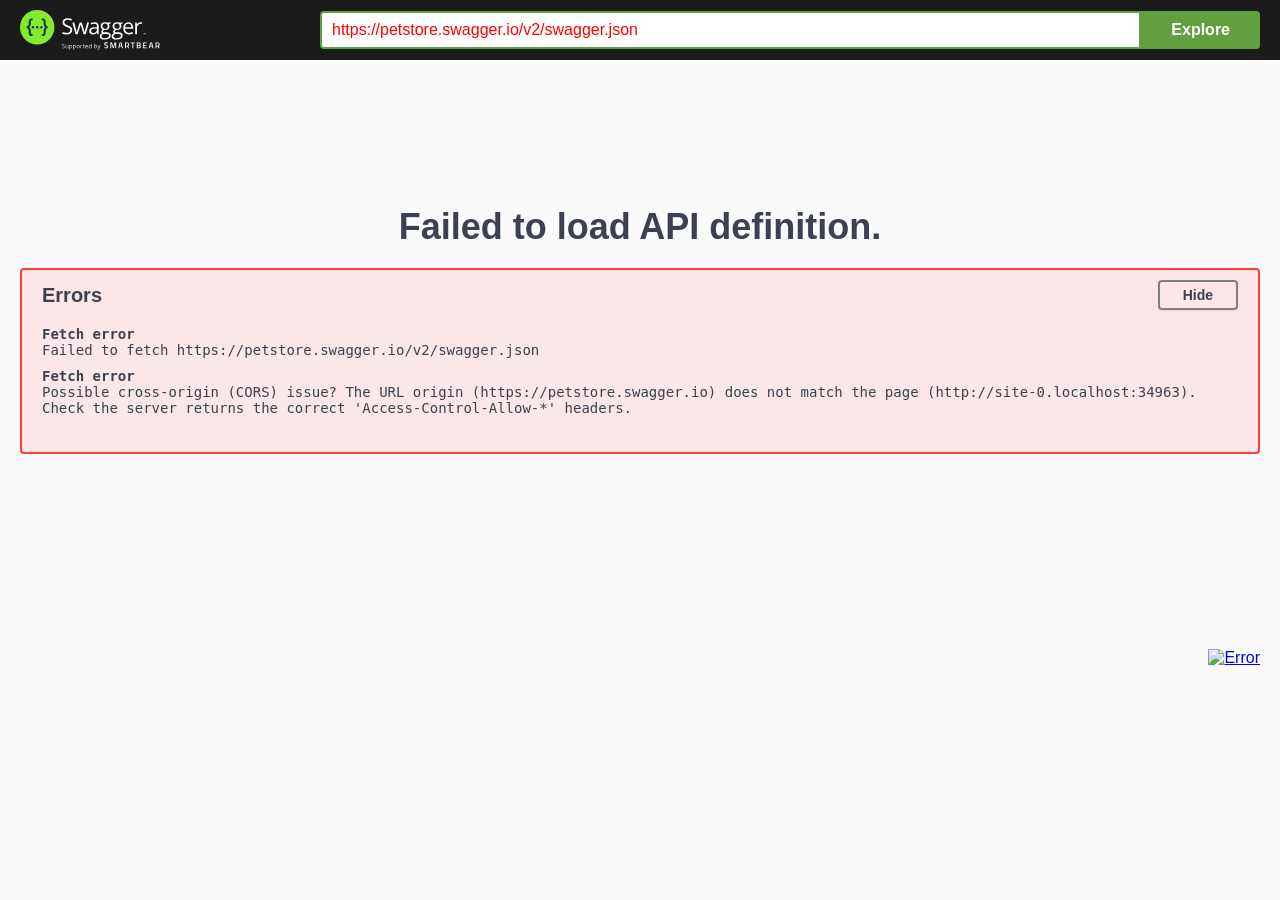
<file: dist/index.html>
<!-- HTML for static distribution bundle build -->
<!DOCTYPE html>
<html lang="en">
  <head>
    <meta charset="UTF-8">
    <title>Swagger UI</title>
    <link rel="stylesheet" type="text/css" href="./swagger-ui.css" >
    <link rel="icon" type="image/png" href="./favicon-32x32.png" sizes="32x32" />
    <link rel="icon" type="image/png" href="./favicon-16x16.png" sizes="16x16" />
    <style>
      html
      {
        box-sizing: border-box;
        overflow: -moz-scrollbars-vertical;
        overflow-y: scroll;
      }

      *,
      *:before,
      *:after
      {
        box-sizing: inherit;
      }

      body
      {
        margin:0;
        background: #fafafa;
      }
    </style>
  </head>

  <body>
    <div id="swagger-ui"></div>

    <script src="./swagger-ui-bundle.js"> </script>
    <script src="./swagger-ui-standalone-preset.js"> </script>
    <script>
    window.onload = function() {
      // Begin Swagger UI call region
      const ui = SwaggerUIBundle({
        url: "https://petstore.swagger.io/v2/swagger.json",
        dom_id: '#swagger-ui',
        deepLinking: true,
        presets: [
          SwaggerUIBundle.presets.apis,
          SwaggerUIStandalonePreset
        ],
        plugins: [
          SwaggerUIBundle.plugins.DownloadUrl
        ],
        layout: "StandaloneLayout"
      })
      // End Swagger UI call region

      window.ui = ui
    }
  </script>
  </body>
</html>
</file>
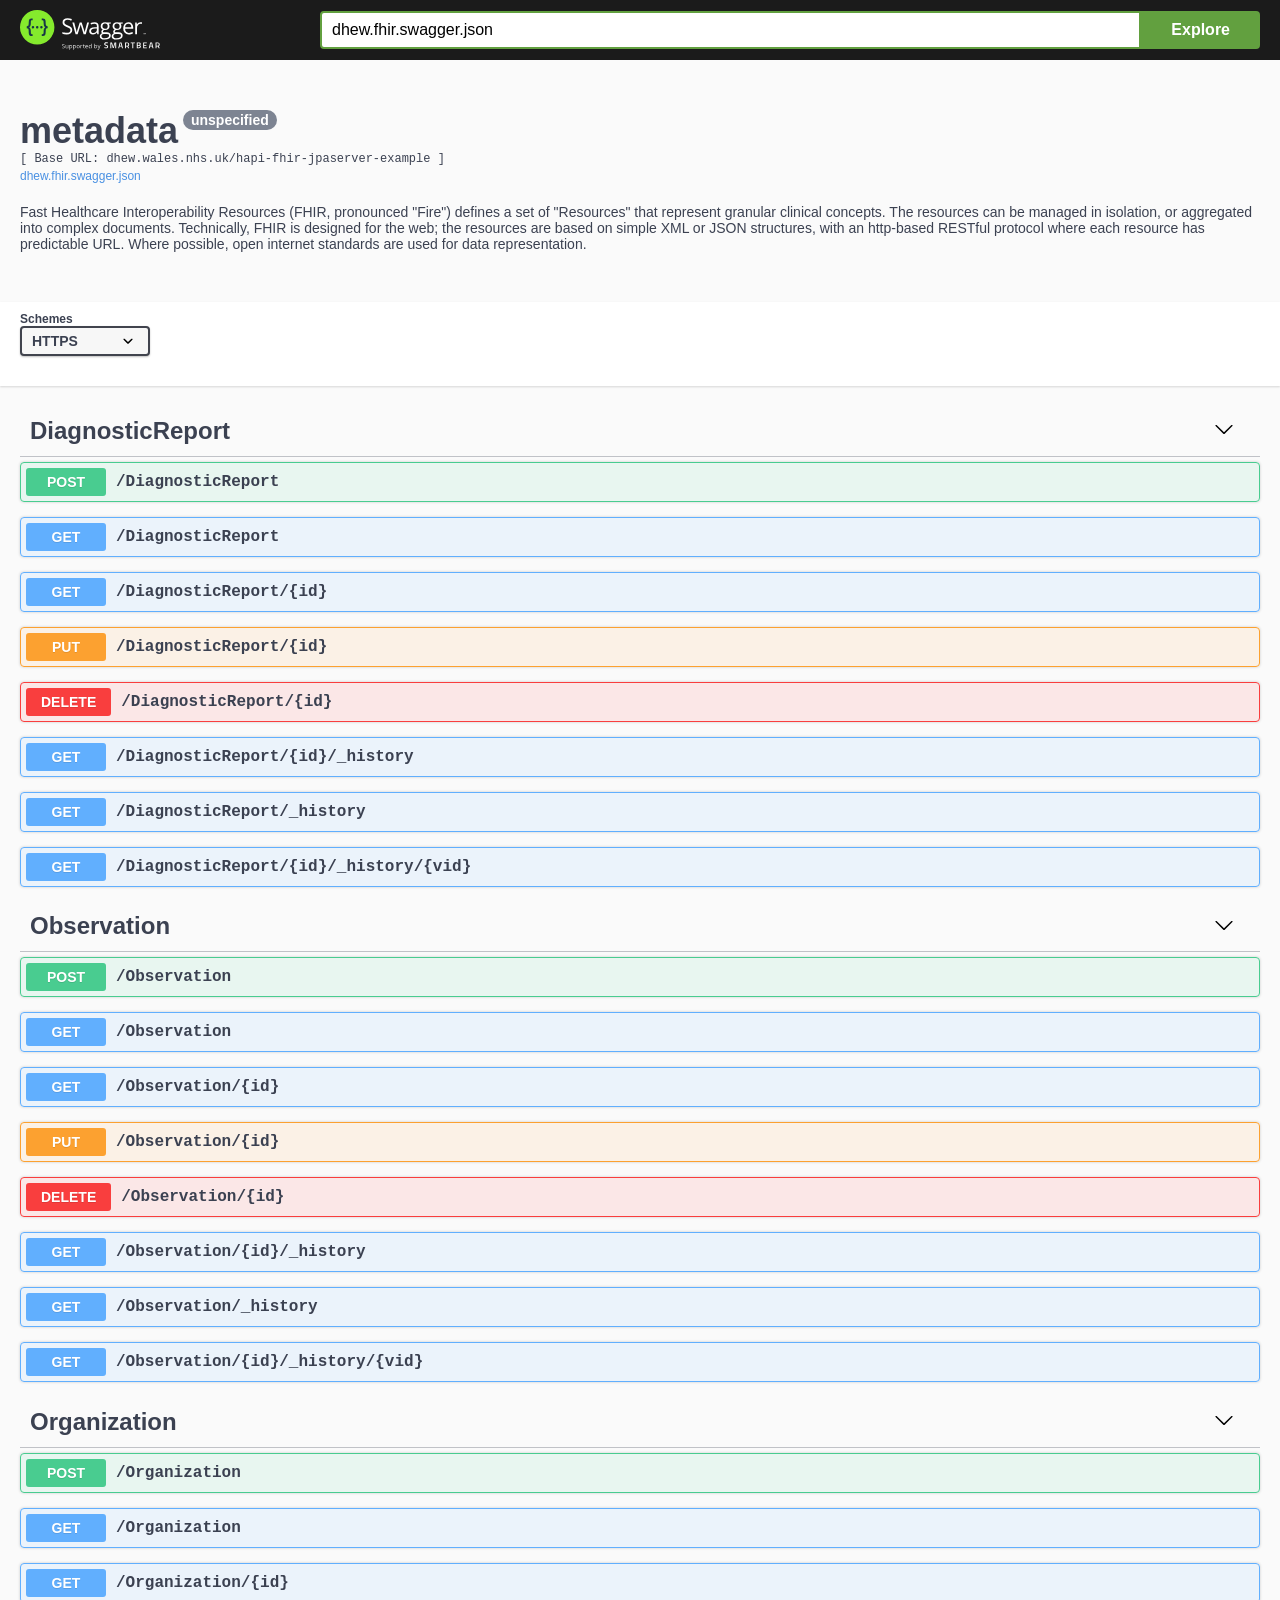
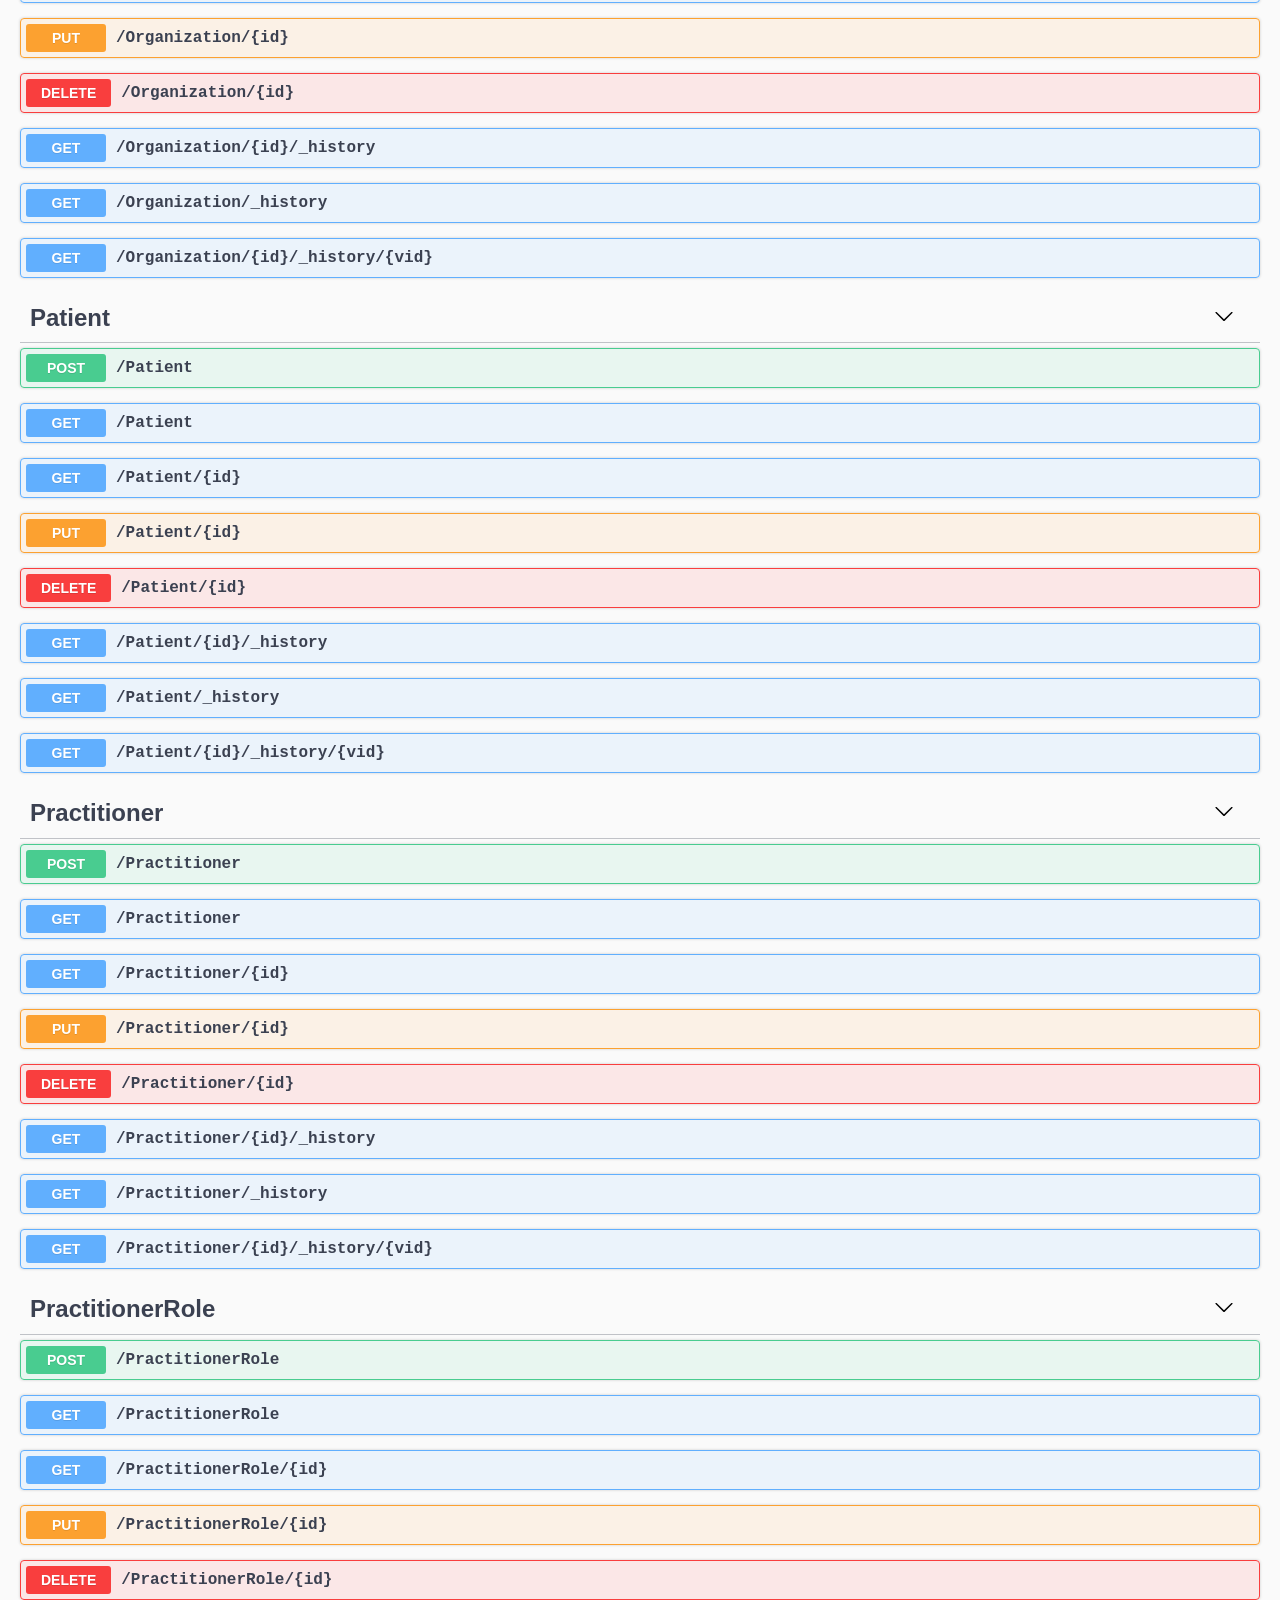
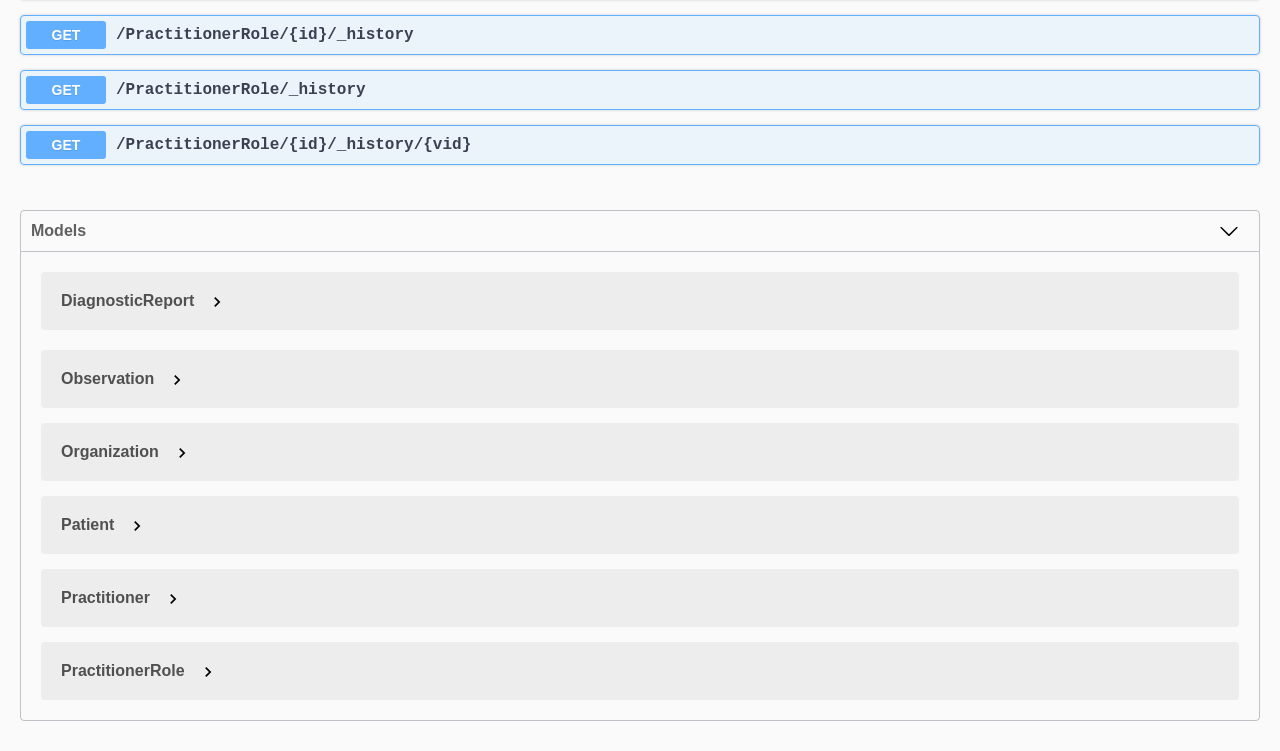
<file: swaggerindex.html>
<!-- HTML for static distribution bundle build -->
<!DOCTYPE html>
<html lang="en">
  <head>
    <meta charset="UTF-8">
    <title>Sample FHIR server via Swagger UI</title>
    <link rel="stylesheet" type="text/css" href="dist/swagger-ui.css" >
    <link rel="icon" type="image/png" href="dist/favicon-32x32.png" sizes="32x32" />
    <link rel="icon" type="image/png" href="dist/favicon-16x16.png" sizes="16x16" />
    <style>
      html
      {
        box-sizing: border-box;
        overflow: -moz-scrollbars-vertical;
        overflow-y: scroll;
      }

      *,
      *:before,
      *:after
      {
        box-sizing: inherit;
      }

      body
      {
        margin:0;
        background: #fafafa;
      }
    </style>
  </head>

  <body>
    <div id="swagger-ui"></div>

    <script src="dist/swagger-ui-bundle.js"> </script>
    <script src="dist/swagger-ui-standalone-preset.js"> </script>
    <script>
    window.onload = function() {
      // Begin Swagger UI call region
      const ui = SwaggerUIBundle({
        url: "dhew.fhir.swagger.json",
        dom_id: '#swagger-ui',
        deepLinking: true,
        presets: [
          SwaggerUIBundle.presets.apis,
          SwaggerUIStandalonePreset
        ],
        plugins: [
          SwaggerUIBundle.plugins.DownloadUrl
        ],
        layout: "StandaloneLayout"
      })
      // End Swagger UI call region

      window.ui = ui
    }
  </script>
  </body>
</html>
</file>
<file: dist/swagger-ui.css>
.swagger-ui{
  /*! normalize.css v7.0.0 | MIT License | github.com/necolas/normalize.css */font-family:sans-serif;color:#3b4151}.swagger-ui html{line-height:1.15;-ms-text-size-adjust:100%;-webkit-text-size-adjust:100%}.swagger-ui body{margin:0}.swagger-ui article,.swagger-ui aside,.swagger-ui footer,.swagger-ui header,.swagger-ui nav,.swagger-ui section{display:block}.swagger-ui h1{font-size:2em;margin:.67em 0}.swagger-ui figcaption,.swagger-ui figure,.swagger-ui main{display:block}.swagger-ui figure{margin:1em 40px}.swagger-ui hr{-webkit-box-sizing:content-box;box-sizing:content-box;height:0;overflow:visible}.swagger-ui pre{font-family:monospace,monospace;font-size:1em}.swagger-ui a{background-color:transparent;-webkit-text-decoration-skip:objects}.swagger-ui abbr[title]{border-bottom:none;text-decoration:underline;-webkit-text-decoration:underline dotted;text-decoration:underline dotted}.swagger-ui b,.swagger-ui strong{font-weight:inherit;font-weight:bolder}.swagger-ui code,.swagger-ui kbd,.swagger-ui samp{font-family:monospace,monospace;font-size:1em}.swagger-ui dfn{font-style:italic}.swagger-ui mark{background-color:#ff0;color:#000}.swagger-ui small{font-size:80%}.swagger-ui sub,.swagger-ui sup{font-size:75%;line-height:0;position:relative;vertical-align:baseline}.swagger-ui sub{bottom:-.25em}.swagger-ui sup{top:-.5em}.swagger-ui audio,.swagger-ui video{display:inline-block}.swagger-ui audio:not([controls]){display:none;height:0}.swagger-ui img{border-style:none}.swagger-ui svg:not(:root){overflow:hidden}.swagger-ui button,.swagger-ui input,.swagger-ui optgroup,.swagger-ui select,.swagger-ui textarea{font-family:sans-serif;font-size:100%;line-height:1.15;margin:0}.swagger-ui button,.swagger-ui input{overflow:visible}.swagger-ui button,.swagger-ui select{text-transform:none}.swagger-ui [type=reset],.swagger-ui [type=submit],.swagger-ui button,.swagger-ui html [type=button]{-webkit-appearance:button}.swagger-ui [type=button]::-moz-focus-inner,.swagger-ui [type=reset]::-moz-focus-inner,.swagger-ui [type=submit]::-moz-focus-inner,.swagger-ui button::-moz-focus-inner{border-style:none;padding:0}.swagger-ui [type=button]:-moz-focusring,.swagger-ui [type=reset]:-moz-focusring,.swagger-ui [type=submit]:-moz-focusring,.swagger-ui button:-moz-focusring{outline:1px dotted ButtonText}.swagger-ui fieldset{padding:.35em .75em .625em}.swagger-ui legend{-webkit-box-sizing:border-box;box-sizing:border-box;color:inherit;display:table;max-width:100%;padding:0;white-space:normal}.swagger-ui progress{display:inline-block;vertical-align:baseline}.swagger-ui textarea{overflow:auto}.swagger-ui [type=checkbox],.swagger-ui [type=radio]{-webkit-box-sizing:border-box;box-sizing:border-box;padding:0}.swagger-ui [type=number]::-webkit-inner-spin-button,.swagger-ui [type=number]::-webkit-outer-spin-button{height:auto}.swagger-ui [type=search]{-webkit-appearance:textfield;outline-offset:-2px}.swagger-ui [type=search]::-webkit-search-cancel-button,.swagger-ui [type=search]::-webkit-search-decoration{-webkit-appearance:none}.swagger-ui ::-webkit-file-upload-button{-webkit-appearance:button;font:inherit}.swagger-ui details,.swagger-ui menu{display:block}.swagger-ui summary{display:list-item}.swagger-ui canvas{display:inline-block}.swagger-ui [hidden],.swagger-ui template{display:none}.swagger-ui .debug *{outline:1px solid gold}.swagger-ui .debug-white *{outline:1px solid #fff}.swagger-ui .debug-black *{outline:1px solid #000}.swagger-ui .debug-grid{background:transparent url([data-uri]) repeat 0 0}.swagger-ui .debug-grid-16{background:transparent url([data-uri]) repeat 0 0}.swagger-ui .debug-grid-8-solid{background:#fff url([data-uri]) repeat 0 0}.swagger-ui .debug-grid-16-solid{background:#fff url([data-uri]) repeat 0 0}.swagger-ui .border-box,.swagger-ui a,.swagger-ui article,.swagger-ui body,.swagger-ui code,.swagger-ui dd,.swagger-ui div,.swagger-ui dl,.swagger-ui dt,.swagger-ui fieldset,.swagger-ui footer,.swagger-ui form,.swagger-ui h1,.swagger-ui h2,.swagger-ui h3,.swagger-ui h4,.swagger-ui h5,.swagger-ui h6,.swagger-ui header,.swagger-ui html,.swagger-ui input[type=email],.swagger-ui input[type=number],.swagger-ui input[type=password],.swagger-ui input[type=tel],.swagger-ui input[type=text],.swagger-ui input[type=url],.swagger-ui legend,.swagger-ui li,.swagger-ui main,.swagger-ui ol,.swagger-ui p,.swagger-ui pre,.swagger-ui section,.swagger-ui table,.swagger-ui td,.swagger-ui textarea,.swagger-ui th,.swagger-ui tr,.swagger-ui ul{-webkit-box-sizing:border-box;box-sizing:border-box}.swagger-ui .aspect-ratio{height:0;position:relative}.swagger-ui .aspect-ratio--16x9{padding-bottom:56.25%}.swagger-ui .aspect-ratio--9x16{padding-bottom:177.77%}.swagger-ui .aspect-ratio--4x3{padding-bottom:75%}.swagger-ui .aspect-ratio--3x4{padding-bottom:133.33%}.swagger-ui .aspect-ratio--6x4{padding-bottom:66.6%}.swagger-ui .aspect-ratio--4x6{padding-bottom:150%}.swagger-ui .aspect-ratio--8x5{padding-bottom:62.5%}.swagger-ui .aspect-ratio--5x8{padding-bottom:160%}.swagger-ui .aspect-ratio--7x5{padding-bottom:71.42%}.swagger-ui .aspect-ratio--5x7{padding-bottom:140%}.swagger-ui .aspect-ratio--1x1{padding-bottom:100%}.swagger-ui .aspect-ratio--object{position:absolute;top:0;right:0;bottom:0;left:0;width:100%;height:100%;z-index:100}@media screen and (min-width:30em){.swagger-ui .aspect-ratio-ns{height:0;position:relative}.swagger-ui .aspect-ratio--16x9-ns{padding-bottom:56.25%}.swagger-ui .aspect-ratio--9x16-ns{padding-bottom:177.77%}.swagger-ui .aspect-ratio--4x3-ns{padding-bottom:75%}.swagger-ui .aspect-ratio--3x4-ns{padding-bottom:133.33%}.swagger-ui .aspect-ratio--6x4-ns{padding-bottom:66.6%}.swagger-ui .aspect-ratio--4x6-ns{padding-bottom:150%}.swagger-ui .aspect-ratio--8x5-ns{padding-bottom:62.5%}.swagger-ui .aspect-ratio--5x8-ns{padding-bottom:160%}.swagger-ui .aspect-ratio--7x5-ns{padding-bottom:71.42%}.swagger-ui .aspect-ratio--5x7-ns{padding-bottom:140%}.swagger-ui .aspect-ratio--1x1-ns{padding-bottom:100%}.swagger-ui .aspect-ratio--object-ns{position:absolute;top:0;right:0;bottom:0;left:0;width:100%;height:100%;z-index:100}}@media screen and (min-width:30em) and (max-width:60em){.swagger-ui .aspect-ratio-m{height:0;position:relative}.swagger-ui .aspect-ratio--16x9-m{padding-bottom:56.25%}.swagger-ui .aspect-ratio--9x16-m{padding-bottom:177.77%}.swagger-ui .aspect-ratio--4x3-m{padding-bottom:75%}.swagger-ui .aspect-ratio--3x4-m{padding-bottom:133.33%}.swagger-ui .aspect-ratio--6x4-m{padding-bottom:66.6%}.swagger-ui .aspect-ratio--4x6-m{padding-bottom:150%}.swagger-ui .aspect-ratio--8x5-m{padding-bottom:62.5%}.swagger-ui .aspect-ratio--5x8-m{padding-bottom:160%}.swagger-ui .aspect-ratio--7x5-m{padding-bottom:71.42%}.swagger-ui .aspect-ratio--5x7-m{padding-bottom:140%}.swagger-ui .aspect-ratio--1x1-m{padding-bottom:100%}.swagger-ui .aspect-ratio--object-m{position:absolute;top:0;right:0;bottom:0;left:0;width:100%;height:100%;z-index:100}}@media screen and (min-width:60em){.swagger-ui .aspect-ratio-l{height:0;position:relative}.swagger-ui .aspect-ratio--16x9-l{padding-bottom:56.25%}.swagger-ui .aspect-ratio--9x16-l{padding-bottom:177.77%}.swagger-ui .aspect-ratio--4x3-l{padding-bottom:75%}.swagger-ui .aspect-ratio--3x4-l{padding-bottom:133.33%}.swagger-ui .aspect-ratio--6x4-l{padding-bottom:66.6%}.swagger-ui .aspect-ratio--4x6-l{padding-bottom:150%}.swagger-ui .aspect-ratio--8x5-l{padding-bottom:62.5%}.swagger-ui .aspect-ratio--5x8-l{padding-bottom:160%}.swagger-ui .aspect-ratio--7x5-l{padding-bottom:71.42%}.swagger-ui .aspect-ratio--5x7-l{padding-bottom:140%}.swagger-ui .aspect-ratio--1x1-l{padding-bottom:100%}.swagger-ui .aspect-ratio--object-l{position:absolute;top:0;right:0;bottom:0;left:0;width:100%;height:100%;z-index:100}}.swagger-ui img{max-width:100%}.swagger-ui .cover{background-size:cover!important}.swagger-ui .contain{background-size:contain!important}@media screen and (min-width:30em){.swagger-ui .cover-ns{background-size:cover!important}.swagger-ui .contain-ns{background-size:contain!important}}@media screen and (min-width:30em) and (max-width:60em){.swagger-ui .cover-m{background-size:cover!important}.swagger-ui .contain-m{background-size:contain!important}}@media screen and (min-width:60em){.swagger-ui .cover-l{background-size:cover!important}.swagger-ui .contain-l{background-size:contain!important}}.swagger-ui .bg-center{background-repeat:no-repeat;background-position:50%}.swagger-ui .bg-top{background-repeat:no-repeat;background-position:top}.swagger-ui .bg-right{background-repeat:no-repeat;background-position:100%}.swagger-ui .bg-bottom{background-repeat:no-repeat;background-position:bottom}.swagger-ui .bg-left{background-repeat:no-repeat;background-position:0}@media screen and (min-width:30em){.swagger-ui .bg-center-ns{background-repeat:no-repeat;background-position:50%}.swagger-ui .bg-top-ns{background-repeat:no-repeat;background-position:top}.swagger-ui .bg-right-ns{background-repeat:no-repeat;background-position:100%}.swagger-ui .bg-bottom-ns{background-repeat:no-repeat;background-position:bottom}.swagger-ui .bg-left-ns{background-repeat:no-repeat;background-position:0}}@media screen and (min-width:30em) and (max-width:60em){.swagger-ui .bg-center-m{background-repeat:no-repeat;background-position:50%}.swagger-ui .bg-top-m{background-repeat:no-repeat;background-position:top}.swagger-ui .bg-right-m{background-repeat:no-repeat;background-position:100%}.swagger-ui .bg-bottom-m{background-repeat:no-repeat;background-position:bottom}.swagger-ui .bg-left-m{background-repeat:no-repeat;background-position:0}}@media screen and (min-width:60em){.swagger-ui .bg-center-l{background-repeat:no-repeat;background-position:50%}.swagger-ui .bg-top-l{background-repeat:no-repeat;background-position:top}.swagger-ui .bg-right-l{background-repeat:no-repeat;background-position:100%}.swagger-ui .bg-bottom-l{background-repeat:no-repeat;background-position:bottom}.swagger-ui .bg-left-l{background-repeat:no-repeat;background-position:0}}.swagger-ui .outline{outline:1px solid}.swagger-ui .outline-transparent{outline:1px solid transparent}.swagger-ui .outline-0{outline:0}@media screen and (min-width:30em){.swagger-ui .outline-ns{outline:1px solid}.swagger-ui .outline-transparent-ns{outline:1px solid transparent}.swagger-ui .outline-0-ns{outline:0}}@media screen and (min-width:30em) and (max-width:60em){.swagger-ui .outline-m{outline:1px solid}.swagger-ui .outline-transparent-m{outline:1px solid transparent}.swagger-ui .outline-0-m{outline:0}}@media screen and (min-width:60em){.swagger-ui .outline-l{outline:1px solid}.swagger-ui .outline-transparent-l{outline:1px solid transparent}.swagger-ui .outline-0-l{outline:0}}.swagger-ui .ba{border-style:solid;border-width:1px}.swagger-ui .bt{border-top-style:solid;border-top-width:1px}.swagger-ui .br{border-right-style:solid;border-right-width:1px}.swagger-ui .bb{border-bottom-style:solid;border-bottom-width:1px}.swagger-ui .bl{border-left-style:solid;border-left-width:1px}.swagger-ui .bn{border-style:none;border-width:0}@media screen and (min-width:30em){.swagger-ui .ba-ns{border-style:solid;border-width:1px}.swagger-ui .bt-ns{border-top-style:solid;border-top-width:1px}.swagger-ui .br-ns{border-right-style:solid;border-right-width:1px}.swagger-ui .bb-ns{border-bottom-style:solid;border-bottom-width:1px}.swagger-ui .bl-ns{border-left-style:solid;border-left-width:1px}.swagger-ui .bn-ns{border-style:none;border-width:0}}@media screen and (min-width:30em) and (max-width:60em){.swagger-ui .ba-m{border-style:solid;border-width:1px}.swagger-ui .bt-m{border-top-style:solid;border-top-width:1px}.swagger-ui .br-m{border-right-style:solid;border-right-width:1px}.swagger-ui .bb-m{border-bottom-style:solid;border-bottom-width:1px}.swagger-ui .bl-m{border-left-style:solid;border-left-width:1px}.swagger-ui .bn-m{border-style:none;border-width:0}}@media screen and (min-width:60em){.swagger-ui .ba-l{border-style:solid;border-width:1px}.swagger-ui .bt-l{border-top-style:solid;border-top-width:1px}.swagger-ui .br-l{border-right-style:solid;border-right-width:1px}.swagger-ui .bb-l{border-bottom-style:solid;border-bottom-width:1px}.swagger-ui .bl-l{border-left-style:solid;border-left-width:1px}.swagger-ui .bn-l{border-style:none;border-width:0}}.swagger-ui .b--black{border-color:#000}.swagger-ui .b--near-black{border-color:#111}.swagger-ui .b--dark-gray{border-color:#333}.swagger-ui .b--mid-gray{border-color:#555}.swagger-ui .b--gray{border-color:#777}.swagger-ui .b--silver{border-color:#999}.swagger-ui .b--light-silver{border-color:#aaa}.swagger-ui .b--moon-gray{border-color:#ccc}.swagger-ui .b--light-gray{border-color:#eee}.swagger-ui .b--near-white{border-color:#f4f4f4}.swagger-ui .b--white{border-color:#fff}.swagger-ui .b--white-90{border-color:hsla(0,0%,100%,.9)}.swagger-ui .b--white-80{border-color:hsla(0,0%,100%,.8)}.swagger-ui .b--white-70{border-color:hsla(0,0%,100%,.7)}.swagger-ui .b--white-60{border-color:hsla(0,0%,100%,.6)}.swagger-ui .b--white-50{border-color:hsla(0,0%,100%,.5)}.swagger-ui .b--white-40{border-color:hsla(0,0%,100%,.4)}.swagger-ui .b--white-30{border-color:hsla(0,0%,100%,.3)}.swagger-ui .b--white-20{border-color:hsla(0,0%,100%,.2)}.swagger-ui .b--white-10{border-color:hsla(0,0%,100%,.1)}.swagger-ui .b--white-05{border-color:hsla(0,0%,100%,.05)}.swagger-ui .b--white-025{border-color:hsla(0,0%,100%,.025)}.swagger-ui .b--white-0125{border-color:hsla(0,0%,100%,.0125)}.swagger-ui .b--black-90{border-color:rgba(0,0,0,.9)}.swagger-ui .b--black-80{border-color:rgba(0,0,0,.8)}.swagger-ui .b--black-70{border-color:rgba(0,0,0,.7)}.swagger-ui .b--black-60{border-color:rgba(0,0,0,.6)}.swagger-ui .b--black-50{border-color:rgba(0,0,0,.5)}.swagger-ui .b--black-40{border-color:rgba(0,0,0,.4)}.swagger-ui .b--black-30{border-color:rgba(0,0,0,.3)}.swagger-ui .b--black-20{border-color:rgba(0,0,0,.2)}.swagger-ui .b--black-10{border-color:rgba(0,0,0,.1)}.swagger-ui .b--black-05{border-color:rgba(0,0,0,.05)}.swagger-ui .b--black-025{border-color:rgba(0,0,0,.025)}.swagger-ui .b--black-0125{border-color:rgba(0,0,0,.0125)}.swagger-ui .b--dark-red{border-color:#e7040f}.swagger-ui .b--red{border-color:#ff4136}.swagger-ui .b--light-red{border-color:#ff725c}.swagger-ui .b--orange{border-color:#ff6300}.swagger-ui .b--gold{border-color:#ffb700}.swagger-ui .b--yellow{border-color:gold}.swagger-ui .b--light-yellow{border-color:#fbf1a9}.swagger-ui .b--purple{border-color:#5e2ca5}.swagger-ui .b--light-purple{border-color:#a463f2}.swagger-ui .b--dark-pink{border-color:#d5008f}.swagger-ui .b--hot-pink{border-color:#ff41b4}.swagger-ui .b--pink{border-color:#ff80cc}.swagger-ui .b--light-pink{border-color:#ffa3d7}.swagger-ui .b--dark-green{border-color:#137752}.swagger-ui .b--green{border-color:#19a974}.swagger-ui .b--light-green{border-color:#9eebcf}.swagger-ui .b--navy{border-color:#001b44}.swagger-ui .b--dark-blue{border-color:#00449e}.swagger-ui .b--blue{border-color:#357edd}.swagger-ui .b--light-blue{border-color:#96ccff}.swagger-ui .b--lightest-blue{border-color:#cdecff}.swagger-ui .b--washed-blue{border-color:#f6fffe}.swagger-ui .b--washed-green{border-color:#e8fdf5}.swagger-ui .b--washed-yellow{border-color:#fffceb}.swagger-ui .b--washed-red{border-color:#ffdfdf}.swagger-ui .b--transparent{border-color:transparent}.swagger-ui .b--inherit{border-color:inherit}.swagger-ui .br0{border-radius:0}.swagger-ui .br1{border-radius:.125rem}.swagger-ui .br2{border-radius:.25rem}.swagger-ui .br3{border-radius:.5rem}.swagger-ui .br4{border-radius:1rem}.swagger-ui .br-100{border-radius:100%}.swagger-ui .br-pill{border-radius:9999px}.swagger-ui .br--bottom{border-top-left-radius:0;border-top-right-radius:0}.swagger-ui .br--top{border-bottom-left-radius:0;border-bottom-right-radius:0}.swagger-ui .br--right{border-top-left-radius:0;border-bottom-left-radius:0}.swagger-ui .br--left{border-top-right-radius:0;border-bottom-right-radius:0}@media screen and (min-width:30em){.swagger-ui .br0-ns{border-radius:0}.swagger-ui .br1-ns{border-radius:.125rem}.swagger-ui .br2-ns{border-radius:.25rem}.swagger-ui .br3-ns{border-radius:.5rem}.swagger-ui .br4-ns{border-radius:1rem}.swagger-ui .br-100-ns{border-radius:100%}.swagger-ui .br-pill-ns{border-radius:9999px}.swagger-ui .br--bottom-ns{border-top-left-radius:0;border-top-right-radius:0}.swagger-ui .br--top-ns{border-bottom-left-radius:0;border-bottom-right-radius:0}.swagger-ui .br--right-ns{border-top-left-radius:0;border-bottom-left-radius:0}.swagger-ui .br--left-ns{border-top-right-radius:0;border-bottom-right-radius:0}}@media screen and (min-width:30em) and (max-width:60em){.swagger-ui .br0-m{border-radius:0}.swagger-ui .br1-m{border-radius:.125rem}.swagger-ui .br2-m{border-radius:.25rem}.swagger-ui .br3-m{border-radius:.5rem}.swagger-ui .br4-m{border-radius:1rem}.swagger-ui .br-100-m{border-radius:100%}.swagger-ui .br-pill-m{border-radius:9999px}.swagger-ui .br--bottom-m{border-top-left-radius:0;border-top-right-radius:0}.swagger-ui .br--top-m{border-bottom-left-radius:0;border-bottom-right-radius:0}.swagger-ui .br--right-m{border-top-left-radius:0;border-bottom-left-radius:0}.swagger-ui .br--left-m{border-top-right-radius:0;border-bottom-right-radius:0}}@media screen and (min-width:60em){.swagger-ui .br0-l{border-radius:0}.swagger-ui .br1-l{border-radius:.125rem}.swagger-ui .br2-l{border-radius:.25rem}.swagger-ui .br3-l{border-radius:.5rem}.swagger-ui .br4-l{border-radius:1rem}.swagger-ui .br-100-l{border-radius:100%}.swagger-ui .br-pill-l{border-radius:9999px}.swagger-ui .br--bottom-l{border-radius-top-left:0;border-radius-top-right:0}.swagger-ui .br--top-l{border-bottom-left-radius:0;border-bottom-right-radius:0}.swagger-ui .br--right-l{border-top-left-radius:0;border-bottom-left-radius:0}.swagger-ui .br--left-l{border-top-right-radius:0;border-bottom-right-radius:0}}.swagger-ui .b--dotted{border-style:dotted}.swagger-ui .b--dashed{border-style:dashed}.swagger-ui .b--solid{border-style:solid}.swagger-ui .b--none{border-style:none}@media screen and (min-width:30em){.swagger-ui .b--dotted-ns{border-style:dotted}.swagger-ui .b--dashed-ns{border-style:dashed}.swagger-ui .b--solid-ns{border-style:solid}.swagger-ui .b--none-ns{border-style:none}}@media screen and (min-width:30em) and (max-width:60em){.swagger-ui .b--dotted-m{border-style:dotted}.swagger-ui .b--dashed-m{border-style:dashed}.swagger-ui .b--solid-m{border-style:solid}.swagger-ui .b--none-m{border-style:none}}@media screen and (min-width:60em){.swagger-ui .b--dotted-l{border-style:dotted}.swagger-ui .b--dashed-l{border-style:dashed}.swagger-ui .b--solid-l{border-style:solid}.swagger-ui .b--none-l{border-style:none}}.swagger-ui .bw0{border-width:0}.swagger-ui .bw1{border-width:.125rem}.swagger-ui .bw2{border-width:.25rem}.swagger-ui .bw3{border-width:.5rem}.swagger-ui .bw4{border-width:1rem}.swagger-ui .bw5{border-width:2rem}.swagger-ui .bt-0{border-top-width:0}.swagger-ui .br-0{border-right-width:0}.swagger-ui .bb-0{border-bottom-width:0}.swagger-ui .bl-0{border-left-width:0}@media screen and (min-width:30em){.swagger-ui .bw0-ns{border-width:0}.swagger-ui .bw1-ns{border-width:.125rem}.swagger-ui .bw2-ns{border-width:.25rem}.swagger-ui .bw3-ns{border-width:.5rem}.swagger-ui .bw4-ns{border-width:1rem}.swagger-ui .bw5-ns{border-width:2rem}.swagger-ui .bt-0-ns{border-top-width:0}.swagger-ui .br-0-ns{border-right-width:0}.swagger-ui .bb-0-ns{border-bottom-width:0}.swagger-ui .bl-0-ns{border-left-width:0}}@media screen and (min-width:30em) and (max-width:60em){.swagger-ui .bw0-m{border-width:0}.swagger-ui .bw1-m{border-width:.125rem}.swagger-ui .bw2-m{border-width:.25rem}.swagger-ui .bw3-m{border-width:.5rem}.swagger-ui .bw4-m{border-width:1rem}.swagger-ui .bw5-m{border-width:2rem}.swagger-ui .bt-0-m{border-top-width:0}.swagger-ui .br-0-m{border-right-width:0}.swagger-ui .bb-0-m{border-bottom-width:0}.swagger-ui .bl-0-m{border-left-width:0}}@media screen and (min-width:60em){.swagger-ui .bw0-l{border-width:0}.swagger-ui .bw1-l{border-width:.125rem}.swagger-ui .bw2-l{border-width:.25rem}.swagger-ui .bw3-l{border-width:.5rem}.swagger-ui .bw4-l{border-width:1rem}.swagger-ui .bw5-l{border-width:2rem}.swagger-ui .bt-0-l{border-top-width:0}.swagger-ui .br-0-l{border-right-width:0}.swagger-ui .bb-0-l{border-bottom-width:0}.swagger-ui .bl-0-l{border-left-width:0}}.swagger-ui .shadow-1{-webkit-box-shadow:0 0 4px 2px rgba(0,0,0,.2);box-shadow:0 0 4px 2px rgba(0,0,0,.2)}.swagger-ui .shadow-2{-webkit-box-shadow:0 0 8px 2px rgba(0,0,0,.2);box-shadow:0 0 8px 2px rgba(0,0,0,.2)}.swagger-ui .shadow-3{-webkit-box-shadow:2px 2px 4px 2px rgba(0,0,0,.2);box-shadow:2px 2px 4px 2px rgba(0,0,0,.2)}.swagger-ui .shadow-4{-webkit-box-shadow:2px 2px 8px 0 rgba(0,0,0,.2);box-shadow:2px 2px 8px 0 rgba(0,0,0,.2)}.swagger-ui .shadow-5{-webkit-box-shadow:4px 4px 8px 0 rgba(0,0,0,.2);box-shadow:4px 4px 8px 0 rgba(0,0,0,.2)}@media screen and (min-width:30em){.swagger-ui .shadow-1-ns{-webkit-box-shadow:0 0 4px 2px rgba(0,0,0,.2);box-shadow:0 0 4px 2px rgba(0,0,0,.2)}.swagger-ui .shadow-2-ns{-webkit-box-shadow:0 0 8px 2px rgba(0,0,0,.2);box-shadow:0 0 8px 2px rgba(0,0,0,.2)}.swagger-ui .shadow-3-ns{-webkit-box-shadow:2px 2px 4px 2px rgba(0,0,0,.2);box-shadow:2px 2px 4px 2px rgba(0,0,0,.2)}.swagger-ui .shadow-4-ns{-webkit-box-shadow:2px 2px 8px 0 rgba(0,0,0,.2);box-shadow:2px 2px 8px 0 rgba(0,0,0,.2)}.swagger-ui .shadow-5-ns{-webkit-box-shadow:4px 4px 8px 0 rgba(0,0,0,.2);box-shadow:4px 4px 8px 0 rgba(0,0,0,.2)}}@media screen and (min-width:30em) and (max-width:60em){.swagger-ui .shadow-1-m{-webkit-box-shadow:0 0 4px 2px rgba(0,0,0,.2);box-shadow:0 0 4px 2px rgba(0,0,0,.2)}.swagger-ui .shadow-2-m{-webkit-box-shadow:0 0 8px 2px rgba(0,0,0,.2);box-shadow:0 0 8px 2px rgba(0,0,0,.2)}.swagger-ui .shadow-3-m{-webkit-box-shadow:2px 2px 4px 2px rgba(0,0,0,.2);box-shadow:2px 2px 4px 2px rgba(0,0,0,.2)}.swagger-ui .shadow-4-m{-webkit-box-shadow:2px 2px 8px 0 rgba(0,0,0,.2);box-shadow:2px 2px 8px 0 rgba(0,0,0,.2)}.swagger-ui .shadow-5-m{-webkit-box-shadow:4px 4px 8px 0 rgba(0,0,0,.2);box-shadow:4px 4px 8px 0 rgba(0,0,0,.2)}}@media screen and (min-width:60em){.swagger-ui .shadow-1-l{-webkit-box-shadow:0 0 4px 2px rgba(0,0,0,.2);box-shadow:0 0 4px 2px rgba(0,0,0,.2)}.swagger-ui .shadow-2-l{-webkit-box-shadow:0 0 8px 2px rgba(0,0,0,.2);box-shadow:0 0 8px 2px rgba(0,0,0,.2)}.swagger-ui .shadow-3-l{-webkit-box-shadow:2px 2px 4px 2px rgba(0,0,0,.2);box-shadow:2px 2px 4px 2px rgba(0,0,0,.2)}.swagger-ui .shadow-4-l{-webkit-box-shadow:2px 2px 8px 0 rgba(0,0,0,.2);box-shadow:2px 2px 8px 0 rgba(0,0,0,.2)}.swagger-ui .shadow-5-l{-webkit-box-shadow:4px 4px 8px 0 rgba(0,0,0,.2);box-shadow:4px 4px 8px 0 rgba(0,0,0,.2)}}.swagger-ui .pre{overflow-x:auto;overflow-y:hidden;overflow:scroll}.swagger-ui .top-0{top:0}.swagger-ui .right-0{right:0}.swagger-ui .bottom-0{bottom:0}.swagger-ui .left-0{left:0}.swagger-ui .top-1{top:1rem}.swagger-ui .right-1{right:1rem}.swagger-ui .bottom-1{bottom:1rem}.swagger-ui .left-1{left:1rem}.swagger-ui .top-2{top:2rem}.swagger-ui .right-2{right:2rem}.swagger-ui .bottom-2{bottom:2rem}.swagger-ui .left-2{left:2rem}.swagger-ui .top--1{top:-1rem}.swagger-ui .right--1{right:-1rem}.swagger-ui .bottom--1{bottom:-1rem}.swagger-ui .left--1{left:-1rem}.swagger-ui .top--2{top:-2rem}.swagger-ui .right--2{right:-2rem}.swagger-ui .bottom--2{bottom:-2rem}.swagger-ui .left--2{left:-2rem}.swagger-ui .absolute--fill{top:0;right:0;bottom:0;left:0}@media screen and (min-width:30em){.swagger-ui .top-0-ns{top:0}.swagger-ui .left-0-ns{left:0}.swagger-ui .right-0-ns{right:0}.swagger-ui .bottom-0-ns{bottom:0}.swagger-ui .top-1-ns{top:1rem}.swagger-ui .left-1-ns{left:1rem}.swagger-ui .right-1-ns{right:1rem}.swagger-ui .bottom-1-ns{bottom:1rem}.swagger-ui .top-2-ns{top:2rem}.swagger-ui .left-2-ns{left:2rem}.swagger-ui .right-2-ns{right:2rem}.swagger-ui .bottom-2-ns{bottom:2rem}.swagger-ui .top--1-ns{top:-1rem}.swagger-ui .right--1-ns{right:-1rem}.swagger-ui .bottom--1-ns{bottom:-1rem}.swagger-ui .left--1-ns{left:-1rem}.swagger-ui .top--2-ns{top:-2rem}.swagger-ui .right--2-ns{right:-2rem}.swagger-ui .bottom--2-ns{bottom:-2rem}.swagger-ui .left--2-ns{left:-2rem}.swagger-ui .absolute--fill-ns{top:0;right:0;bottom:0;left:0}}@media screen and (min-width:30em) and (max-width:60em){.swagger-ui .top-0-m{top:0}.swagger-ui .left-0-m{left:0}.swagger-ui .right-0-m{right:0}.swagger-ui .bottom-0-m{bottom:0}.swagger-ui .top-1-m{top:1rem}.swagger-ui .left-1-m{left:1rem}.swagger-ui .right-1-m{right:1rem}.swagger-ui .bottom-1-m{bottom:1rem}.swagger-ui .top-2-m{top:2rem}.swagger-ui .left-2-m{left:2rem}.swagger-ui .right-2-m{right:2rem}.swagger-ui .bottom-2-m{bottom:2rem}.swagger-ui .top--1-m{top:-1rem}.swagger-ui .right--1-m{right:-1rem}.swagger-ui .bottom--1-m{bottom:-1rem}.swagger-ui .left--1-m{left:-1rem}.swagger-ui .top--2-m{top:-2rem}.swagger-ui .right--2-m{right:-2rem}.swagger-ui .bottom--2-m{bottom:-2rem}.swagger-ui .left--2-m{left:-2rem}.swagger-ui .absolute--fill-m{top:0;right:0;bottom:0;left:0}}@media screen and (min-width:60em){.swagger-ui .top-0-l{top:0}.swagger-ui .left-0-l{left:0}.swagger-ui .right-0-l{right:0}.swagger-ui .bottom-0-l{bottom:0}.swagger-ui .top-1-l{top:1rem}.swagger-ui .left-1-l{left:1rem}.swagger-ui .right-1-l{right:1rem}.swagger-ui .bottom-1-l{bottom:1rem}.swagger-ui .top-2-l{top:2rem}.swagger-ui .left-2-l{left:2rem}.swagger-ui .right-2-l{right:2rem}.swagger-ui .bottom-2-l{bottom:2rem}.swagger-ui .top--1-l{top:-1rem}.swagger-ui .right--1-l{right:-1rem}.swagger-ui .bottom--1-l{bottom:-1rem}.swagger-ui .left--1-l{left:-1rem}.swagger-ui .top--2-l{top:-2rem}.swagger-ui .right--2-l{right:-2rem}.swagger-ui .bottom--2-l{bottom:-2rem}.swagger-ui .left--2-l{left:-2rem}.swagger-ui .absolute--fill-l{top:0;right:0;bottom:0;left:0}}.swagger-ui .cf:after,.swagger-ui .cf:before{content:" ";display:table}.swagger-ui .cf:after{clear:both}.swagger-ui .cf{*zoom:1}.swagger-ui .cl{clear:left}.swagger-ui .cr{clear:right}.swagger-ui .cb{clear:both}.swagger-ui .cn{clear:none}@media screen and (min-width:30em){.swagger-ui .cl-ns{clear:left}.swagger-ui .cr-ns{clear:right}.swagger-ui .cb-ns{clear:both}.swagger-ui .cn-ns{clear:none}}@media screen and (min-width:30em) and (max-width:60em){.swagger-ui .cl-m{clear:left}.swagger-ui .cr-m{clear:right}.swagger-ui .cb-m{clear:both}.swagger-ui .cn-m{clear:none}}@media screen and (min-width:60em){.swagger-ui .cl-l{clear:left}.swagger-ui .cr-l{clear:right}.swagger-ui .cb-l{clear:both}.swagger-ui .cn-l{clear:none}}.swagger-ui .dn{display:none}.swagger-ui .di{display:inline}.swagger-ui .db{display:block}.swagger-ui .dib{display:inline-block}.swagger-ui .dit{display:inline-table}.swagger-ui .dt{display:table}.swagger-ui .dtc{display:table-cell}.swagger-ui .dt-row{display:table-row}.swagger-ui .dt-row-group{display:table-row-group}.swagger-ui .dt-column{display:table-column}.swagger-ui .dt-column-group{display:table-column-group}.swagger-ui .dt--fixed{table-layout:fixed;width:100%}@media screen and (min-width:30em){.swagger-ui .dn-ns{display:none}.swagger-ui .di-ns{display:inline}.swagger-ui .db-ns{display:block}.swagger-ui .dib-ns{display:inline-block}.swagger-ui .dit-ns{display:inline-table}.swagger-ui .dt-ns{display:table}.swagger-ui .dtc-ns{display:table-cell}.swagger-ui .dt-row-ns{display:table-row}.swagger-ui .dt-row-group-ns{display:table-row-group}.swagger-ui .dt-column-ns{display:table-column}.swagger-ui .dt-column-group-ns{display:table-column-group}.swagger-ui .dt--fixed-ns{table-layout:fixed;width:100%}}@media screen and (min-width:30em) and (max-width:60em){.swagger-ui .dn-m{display:none}.swagger-ui .di-m{display:inline}.swagger-ui .db-m{display:block}.swagger-ui .dib-m{display:inline-block}.swagger-ui .dit-m{display:inline-table}.swagger-ui .dt-m{display:table}.swagger-ui .dtc-m{display:table-cell}.swagger-ui .dt-row-m{display:table-row}.swagger-ui .dt-row-group-m{display:table-row-group}.swagger-ui .dt-column-m{display:table-column}.swagger-ui .dt-column-group-m{display:table-column-group}.swagger-ui .dt--fixed-m{table-layout:fixed;width:100%}}@media screen and (min-width:60em){.swagger-ui .dn-l{display:none}.swagger-ui .di-l{display:inline}.swagger-ui .db-l{display:block}.swagger-ui .dib-l{display:inline-block}.swagger-ui .dit-l{display:inline-table}.swagger-ui .dt-l{display:table}.swagger-ui .dtc-l{display:table-cell}.swagger-ui .dt-row-l{display:table-row}.swagger-ui .dt-row-group-l{display:table-row-group}.swagger-ui .dt-column-l{display:table-column}.swagger-ui .dt-column-group-l{display:table-column-group}.swagger-ui .dt--fixed-l{table-layout:fixed;width:100%}}.swagger-ui .flex{display:-webkit-box;display:-ms-flexbox;display:flex}.swagger-ui .inline-flex{display:-webkit-inline-box;display:-ms-inline-flexbox;display:inline-flex}.swagger-ui .flex-auto{-webkit-box-flex:1;-ms-flex:1 1 auto;flex:1 1 auto;min-width:0;min-height:0}.swagger-ui .flex-none{-webkit-box-flex:0;-ms-flex:none;flex:none}.swagger-ui .flex-column{-webkit-box-orient:vertical;-webkit-box-direction:normal;-ms-flex-direction:column;flex-direction:column}.swagger-ui .flex-row{-webkit-box-orient:horizontal;-webkit-box-direction:normal;-ms-flex-direction:row;flex-direction:row}.swagger-ui .flex-wrap{-ms-flex-wrap:wrap;flex-wrap:wrap}.swagger-ui .flex-nowrap{-ms-flex-wrap:nowrap;flex-wrap:nowrap}.swagger-ui .flex-wrap-reverse{-ms-flex-wrap:wrap-reverse;flex-wrap:wrap-reverse}.swagger-ui .flex-column-reverse{-webkit-box-orient:vertical;-webkit-box-direction:reverse;-ms-flex-direction:column-reverse;flex-direction:column-reverse}.swagger-ui .flex-row-reverse{-webkit-box-orient:horizontal;-webkit-box-direction:reverse;-ms-flex-direction:row-reverse;flex-direction:row-reverse}.swagger-ui .items-start{-webkit-box-align:start;-ms-flex-align:start;align-items:flex-start}.swagger-ui .items-end{-webkit-box-align:end;-ms-flex-align:end;align-items:flex-end}.swagger-ui .items-center{-webkit-box-align:center;-ms-flex-align:center;align-items:center}.swagger-ui .items-baseline{-webkit-box-align:baseline;-ms-flex-align:baseline;align-items:baseline}.swagger-ui .items-stretch{-webkit-box-align:stretch;-ms-flex-align:stretch;align-items:stretch}.swagger-ui .self-start{-ms-flex-item-align:start;align-self:flex-start}.swagger-ui .self-end{-ms-flex-item-align:end;align-self:flex-end}.swagger-ui .self-center{-ms-flex-item-align:center;align-self:center}.swagger-ui .self-baseline{-ms-flex-item-align:baseline;align-self:baseline}.swagger-ui .self-stretch{-ms-flex-item-align:stretch;align-self:stretch}.swagger-ui .justify-start{-webkit-box-pack:start;-ms-flex-pack:start;justify-content:flex-start}.swagger-ui .justify-end{-webkit-box-pack:end;-ms-flex-pack:end;justify-content:flex-end}.swagger-ui .justify-center{-webkit-box-pack:center;-ms-flex-pack:center;justify-content:center}.swagger-ui .justify-between{-webkit-box-pack:justify;-ms-flex-pack:justify;justify-content:space-between}.swagger-ui .justify-around{-ms-flex-pack:distribute;justify-content:space-around}.swagger-ui .content-start{-ms-flex-line-pack:start;align-content:flex-start}.swagger-ui .content-end{-ms-flex-line-pack:end;align-content:flex-end}.swagger-ui .content-center{-ms-flex-line-pack:center;align-content:center}.swagger-ui .content-between{-ms-flex-line-pack:justify;align-content:space-between}.swagger-ui .content-around{-ms-flex-line-pack:distribute;align-content:space-around}.swagger-ui .content-stretch{-ms-flex-line-pack:stretch;align-content:stretch}.swagger-ui .order-0{-webkit-box-ordinal-group:1;-ms-flex-order:0;order:0}.swagger-ui .order-1{-webkit-box-ordinal-group:2;-ms-flex-order:1;order:1}.swagger-ui .order-2{-webkit-box-ordinal-group:3;-ms-flex-order:2;order:2}.swagger-ui .order-3{-webkit-box-ordinal-group:4;-ms-flex-order:3;order:3}.swagger-ui .order-4{-webkit-box-ordinal-group:5;-ms-flex-order:4;order:4}.swagger-ui .order-5{-webkit-box-ordinal-group:6;-ms-flex-order:5;order:5}.swagger-ui .order-6{-webkit-box-ordinal-group:7;-ms-flex-order:6;order:6}.swagger-ui .order-7{-webkit-box-ordinal-group:8;-ms-flex-order:7;order:7}.swagger-ui .order-8{-webkit-box-ordinal-group:9;-ms-flex-order:8;order:8}.swagger-ui .order-last{-webkit-box-ordinal-group:100000;-ms-flex-order:99999;order:99999}.swagger-ui .flex-grow-0{-webkit-box-flex:0;-ms-flex-positive:0;flex-grow:0}.swagger-ui .flex-grow-1{-webkit-box-flex:1;-ms-flex-positive:1;flex-grow:1}.swagger-ui .flex-shrink-0{-ms-flex-negative:0;flex-shrink:0}.swagger-ui .flex-shrink-1{-ms-flex-negative:1;flex-shrink:1}@media screen and (min-width:30em){.swagger-ui .flex-ns{display:-webkit-box;display:-ms-flexbox;display:flex}.swagger-ui .inline-flex-ns{display:-webkit-inline-box;display:-ms-inline-flexbox;display:inline-flex}.swagger-ui .flex-auto-ns{-webkit-box-flex:1;-ms-flex:1 1 auto;flex:1 1 auto;min-width:0;min-height:0}.swagger-ui .flex-none-ns{-webkit-box-flex:0;-ms-flex:none;flex:none}.swagger-ui .flex-column-ns{-webkit-box-orient:vertical;-webkit-box-direction:normal;-ms-flex-direction:column;flex-direction:column}.swagger-ui .flex-row-ns{-webkit-box-orient:horizontal;-webkit-box-direction:normal;-ms-flex-direction:row;flex-direction:row}.swagger-ui .flex-wrap-ns{-ms-flex-wrap:wrap;flex-wrap:wrap}.swagger-ui .flex-nowrap-ns{-ms-flex-wrap:nowrap;flex-wrap:nowrap}.swagger-ui .flex-wrap-reverse-ns{-ms-flex-wrap:wrap-reverse;flex-wrap:wrap-reverse}.swagger-ui .flex-column-reverse-ns{-webkit-box-orient:vertical;-webkit-box-direction:reverse;-ms-flex-direction:column-reverse;flex-direction:column-reverse}.swagger-ui .flex-row-reverse-ns{-webkit-box-orient:horizontal;-webkit-box-direction:reverse;-ms-flex-direction:row-reverse;flex-direction:row-reverse}.swagger-ui .items-start-ns{-webkit-box-align:start;-ms-flex-align:start;align-items:flex-start}.swagger-ui .items-end-ns{-webkit-box-align:end;-ms-flex-align:end;align-items:flex-end}.swagger-ui .items-center-ns{-webkit-box-align:center;-ms-flex-align:center;align-items:center}.swagger-ui .items-baseline-ns{-webkit-box-align:baseline;-ms-flex-align:baseline;align-items:baseline}.swagger-ui .items-stretch-ns{-webkit-box-align:stretch;-ms-flex-align:stretch;align-items:stretch}.swagger-ui .self-start-ns{-ms-flex-item-align:start;align-self:flex-start}.swagger-ui .self-end-ns{-ms-flex-item-align:end;align-self:flex-end}.swagger-ui .self-center-ns{-ms-flex-item-align:center;align-self:center}.swagger-ui .self-baseline-ns{-ms-flex-item-align:baseline;align-self:baseline}.swagger-ui .self-stretch-ns{-ms-flex-item-align:stretch;align-self:stretch}.swagger-ui .justify-start-ns{-webkit-box-pack:start;-ms-flex-pack:start;justify-content:flex-start}.swagger-ui .justify-end-ns{-webkit-box-pack:end;-ms-flex-pack:end;justify-content:flex-end}.swagger-ui .justify-center-ns{-webkit-box-pack:center;-ms-flex-pack:center;justify-content:center}.swagger-ui .justify-between-ns{-webkit-box-pack:justify;-ms-flex-pack:justify;justify-content:space-between}.swagger-ui .justify-around-ns{-ms-flex-pack:distribute;justify-content:space-around}.swagger-ui .content-start-ns{-ms-flex-line-pack:start;align-content:flex-start}.swagger-ui .content-end-ns{-ms-flex-line-pack:end;align-content:flex-end}.swagger-ui .content-center-ns{-ms-flex-line-pack:center;align-content:center}.swagger-ui .content-between-ns{-ms-flex-line-pack:justify;align-content:space-between}.swagger-ui .content-around-ns{-ms-flex-line-pack:distribute;align-content:space-around}.swagger-ui .content-stretch-ns{-ms-flex-line-pack:stretch;align-content:stretch}.swagger-ui .order-0-ns{-webkit-box-ordinal-group:1;-ms-flex-order:0;order:0}.swagger-ui .order-1-ns{-webkit-box-ordinal-group:2;-ms-flex-order:1;order:1}.swagger-ui .order-2-ns{-webkit-box-ordinal-group:3;-ms-flex-order:2;order:2}.swagger-ui .order-3-ns{-webkit-box-ordinal-group:4;-ms-flex-order:3;order:3}.swagger-ui .order-4-ns{-webkit-box-ordinal-group:5;-ms-flex-order:4;order:4}.swagger-ui .order-5-ns{-webkit-box-ordinal-group:6;-ms-flex-order:5;order:5}.swagger-ui .order-6-ns{-webkit-box-ordinal-group:7;-ms-flex-order:6;order:6}.swagger-ui .order-7-ns{-webkit-box-ordinal-group:8;-ms-flex-order:7;order:7}.swagger-ui .order-8-ns{-webkit-box-ordinal-group:9;-ms-flex-order:8;order:8}.swagger-ui .order-last-ns{-webkit-box-ordinal-group:100000;-ms-flex-order:99999;order:99999}.swagger-ui .flex-grow-0-ns{-webkit-box-flex:0;-ms-flex-positive:0;flex-grow:0}.swagger-ui .flex-grow-1-ns{-webkit-box-flex:1;-ms-flex-positive:1;flex-grow:1}.swagger-ui .flex-shrink-0-ns{-ms-flex-negative:0;flex-shrink:0}.swagger-ui .flex-shrink-1-ns{-ms-flex-negative:1;flex-shrink:1}}@media screen and (min-width:30em) and (max-width:60em){.swagger-ui .flex-m{display:-webkit-box;display:-ms-flexbox;display:flex}.swagger-ui .inline-flex-m{display:-webkit-inline-box;display:-ms-inline-flexbox;display:inline-flex}.swagger-ui .flex-auto-m{-webkit-box-flex:1;-ms-flex:1 1 auto;flex:1 1 auto;min-width:0;min-height:0}.swagger-ui .flex-none-m{-webkit-box-flex:0;-ms-flex:none;flex:none}.swagger-ui .flex-column-m{-webkit-box-orient:vertical;-webkit-box-direction:normal;-ms-flex-direction:column;flex-direction:column}.swagger-ui .flex-row-m{-webkit-box-orient:horizontal;-webkit-box-direction:normal;-ms-flex-direction:row;flex-direction:row}.swagger-ui .flex-wrap-m{-ms-flex-wrap:wrap;flex-wrap:wrap}.swagger-ui .flex-nowrap-m{-ms-flex-wrap:nowrap;flex-wrap:nowrap}.swagger-ui .flex-wrap-reverse-m{-ms-flex-wrap:wrap-reverse;flex-wrap:wrap-reverse}.swagger-ui .flex-column-reverse-m{-webkit-box-orient:vertical;-webkit-box-direction:reverse;-ms-flex-direction:column-reverse;flex-direction:column-reverse}.swagger-ui .flex-row-reverse-m{-webkit-box-orient:horizontal;-webkit-box-direction:reverse;-ms-flex-direction:row-reverse;flex-direction:row-reverse}.swagger-ui .items-start-m{-webkit-box-align:start;-ms-flex-align:start;align-items:flex-start}.swagger-ui .items-end-m{-webkit-box-align:end;-ms-flex-align:end;align-items:flex-end}.swagger-ui .items-center-m{-webkit-box-align:center;-ms-flex-align:center;align-items:center}.swagger-ui .items-baseline-m{-webkit-box-align:baseline;-ms-flex-align:baseline;align-items:baseline}.swagger-ui .items-stretch-m{-webkit-box-align:stretch;-ms-flex-align:stretch;align-items:stretch}.swagger-ui .self-start-m{-ms-flex-item-align:start;align-self:flex-start}.swagger-ui .self-end-m{-ms-flex-item-align:end;align-self:flex-end}.swagger-ui .self-center-m{-ms-flex-item-align:center;align-self:center}.swagger-ui .self-baseline-m{-ms-flex-item-align:baseline;align-self:baseline}.swagger-ui .self-stretch-m{-ms-flex-item-align:stretch;align-self:stretch}.swagger-ui .justify-start-m{-webkit-box-pack:start;-ms-flex-pack:start;justify-content:flex-start}.swagger-ui .justify-end-m{-webkit-box-pack:end;-ms-flex-pack:end;justify-content:flex-end}.swagger-ui .justify-center-m{-webkit-box-pack:center;-ms-flex-pack:center;justify-content:center}.swagger-ui .justify-between-m{-webkit-box-pack:justify;-ms-flex-pack:justify;justify-content:space-between}.swagger-ui .justify-around-m{-ms-flex-pack:distribute;justify-content:space-around}.swagger-ui .content-start-m{-ms-flex-line-pack:start;align-content:flex-start}.swagger-ui .content-end-m{-ms-flex-line-pack:end;align-content:flex-end}.swagger-ui .content-center-m{-ms-flex-line-pack:center;align-content:center}.swagger-ui .content-between-m{-ms-flex-line-pack:justify;align-content:space-between}.swagger-ui .content-around-m{-ms-flex-line-pack:distribute;align-content:space-around}.swagger-ui .content-stretch-m{-ms-flex-line-pack:stretch;align-content:stretch}.swagger-ui .order-0-m{-webkit-box-ordinal-group:1;-ms-flex-order:0;order:0}.swagger-ui .order-1-m{-webkit-box-ordinal-group:2;-ms-flex-order:1;order:1}.swagger-ui .order-2-m{-webkit-box-ordinal-group:3;-ms-flex-order:2;order:2}.swagger-ui .order-3-m{-webkit-box-ordinal-group:4;-ms-flex-order:3;order:3}.swagger-ui .order-4-m{-webkit-box-ordinal-group:5;-ms-flex-order:4;order:4}.swagger-ui .order-5-m{-webkit-box-ordinal-group:6;-ms-flex-order:5;order:5}.swagger-ui .order-6-m{-webkit-box-ordinal-group:7;-ms-flex-order:6;order:6}.swagger-ui .order-7-m{-webkit-box-ordinal-group:8;-ms-flex-order:7;order:7}.swagger-ui .order-8-m{-webkit-box-ordinal-group:9;-ms-flex-order:8;order:8}.swagger-ui .order-last-m{-webkit-box-ordinal-group:100000;-ms-flex-order:99999;order:99999}.swagger-ui .flex-grow-0-m{-webkit-box-flex:0;-ms-flex-positive:0;flex-grow:0}.swagger-ui .flex-grow-1-m{-webkit-box-flex:1;-ms-flex-positive:1;flex-grow:1}.swagger-ui .flex-shrink-0-m{-ms-flex-negative:0;flex-shrink:0}.swagger-ui .flex-shrink-1-m{-ms-flex-negative:1;flex-shrink:1}}@media screen and (min-width:60em){.swagger-ui .flex-l{display:-webkit-box;display:-ms-flexbox;display:flex}.swagger-ui .inline-flex-l{display:-webkit-inline-box;display:-ms-inline-flexbox;display:inline-flex}.swagger-ui .flex-auto-l{-webkit-box-flex:1;-ms-flex:1 1 auto;flex:1 1 auto;min-width:0;min-height:0}.swagger-ui .flex-none-l{-webkit-box-flex:0;-ms-flex:none;flex:none}.swagger-ui .flex-column-l{-webkit-box-orient:vertical;-webkit-box-direction:normal;-ms-flex-direction:column;flex-direction:column}.swagger-ui .flex-row-l{-webkit-box-orient:horizontal;-webkit-box-direction:normal;-ms-flex-direction:row;flex-direction:row}.swagger-ui .flex-wrap-l{-ms-flex-wrap:wrap;flex-wrap:wrap}.swagger-ui .flex-nowrap-l{-ms-flex-wrap:nowrap;flex-wrap:nowrap}.swagger-ui .flex-wrap-reverse-l{-ms-flex-wrap:wrap-reverse;flex-wrap:wrap-reverse}.swagger-ui .flex-column-reverse-l{-webkit-box-orient:vertical;-webkit-box-direction:reverse;-ms-flex-direction:column-reverse;flex-direction:column-reverse}.swagger-ui .flex-row-reverse-l{-webkit-box-orient:horizontal;-webkit-box-direction:reverse;-ms-flex-direction:row-reverse;flex-direction:row-reverse}.swagger-ui .items-start-l{-webkit-box-align:start;-ms-flex-align:start;align-items:flex-start}.swagger-ui .items-end-l{-webkit-box-align:end;-ms-flex-align:end;align-items:flex-end}.swagger-ui .items-center-l{-webkit-box-align:center;-ms-flex-align:center;align-items:center}.swagger-ui .items-baseline-l{-webkit-box-align:baseline;-ms-flex-align:baseline;align-items:baseline}.swagger-ui .items-stretch-l{-webkit-box-align:stretch;-ms-flex-align:stretch;align-items:stretch}.swagger-ui .self-start-l{-ms-flex-item-align:start;align-self:flex-start}.swagger-ui .self-end-l{-ms-flex-item-align:end;align-self:flex-end}.swagger-ui .self-center-l{-ms-flex-item-align:center;align-self:center}.swagger-ui .self-baseline-l{-ms-flex-item-align:baseline;align-self:baseline}.swagger-ui .self-stretch-l{-ms-flex-item-align:stretch;align-self:stretch}.swagger-ui .justify-start-l{-webkit-box-pack:start;-ms-flex-pack:start;justify-content:flex-start}.swagger-ui .justify-end-l{-webkit-box-pack:end;-ms-flex-pack:end;justify-content:flex-end}.swagger-ui .justify-center-l{-webkit-box-pack:center;-ms-flex-pack:center;justify-content:center}.swagger-ui .justify-between-l{-webkit-box-pack:justify;-ms-flex-pack:justify;justify-content:space-between}.swagger-ui .justify-around-l{-ms-flex-pack:distribute;justify-content:space-around}.swagger-ui .content-start-l{-ms-flex-line-pack:start;align-content:flex-start}.swagger-ui .content-end-l{-ms-flex-line-pack:end;align-content:flex-end}.swagger-ui .content-center-l{-ms-flex-line-pack:center;align-content:center}.swagger-ui .content-between-l{-ms-flex-line-pack:justify;align-content:space-between}.swagger-ui .content-around-l{-ms-flex-line-pack:distribute;align-content:space-around}.swagger-ui .content-stretch-l{-ms-flex-line-pack:stretch;align-content:stretch}.swagger-ui .order-0-l{-webkit-box-ordinal-group:1;-ms-flex-order:0;order:0}.swagger-ui .order-1-l{-webkit-box-ordinal-group:2;-ms-flex-order:1;order:1}.swagger-ui .order-2-l{-webkit-box-ordinal-group:3;-ms-flex-order:2;order:2}.swagger-ui .order-3-l{-webkit-box-ordinal-group:4;-ms-flex-order:3;order:3}.swagger-ui .order-4-l{-webkit-box-ordinal-group:5;-ms-flex-order:4;order:4}.swagger-ui .order-5-l{-webkit-box-ordinal-group:6;-ms-flex-order:5;order:5}.swagger-ui .order-6-l{-webkit-box-ordinal-group:7;-ms-flex-order:6;order:6}.swagger-ui .order-7-l{-webkit-box-ordinal-group:8;-ms-flex-order:7;order:7}.swagger-ui .order-8-l{-webkit-box-ordinal-group:9;-ms-flex-order:8;order:8}.swagger-ui .order-last-l{-webkit-box-ordinal-group:100000;-ms-flex-order:99999;order:99999}.swagger-ui .flex-grow-0-l{-webkit-box-flex:0;-ms-flex-positive:0;flex-grow:0}.swagger-ui .flex-grow-1-l{-webkit-box-flex:1;-ms-flex-positive:1;flex-grow:1}.swagger-ui .flex-shrink-0-l{-ms-flex-negative:0;flex-shrink:0}.swagger-ui .flex-shrink-1-l{-ms-flex-negative:1;flex-shrink:1}}.swagger-ui .fl{float:left;_display:inline}.swagger-ui .fr{float:right;_display:inline}.swagger-ui .fn{float:none}@media screen and (min-width:30em){.swagger-ui .fl-ns{float:left;_display:inline}.swagger-ui .fr-ns{float:right;_display:inline}.swagger-ui .fn-ns{float:none}}@media screen and (min-width:30em) and (max-width:60em){.swagger-ui .fl-m{float:left;_display:inline}.swagger-ui .fr-m{float:right;_display:inline}.swagger-ui .fn-m{float:none}}@media screen and (min-width:60em){.swagger-ui .fl-l{float:left;_display:inline}.swagger-ui .fr-l{float:right;_display:inline}.swagger-ui .fn-l{float:none}}.swagger-ui .sans-serif{font-family:-apple-system,BlinkMacSystemFont,avenir next,avenir,helvetica,helvetica neue,ubuntu,roboto,noto,segoe ui,arial,sans-serif}.swagger-ui .serif{font-family:georgia,serif}.swagger-ui .system-sans-serif{font-family:sans-serif}.swagger-ui .system-serif{font-family:serif}.swagger-ui .code,.swagger-ui code{font-family:Consolas,monaco,monospace}.swagger-ui .courier{font-family:Courier Next,courier,monospace}.swagger-ui .helvetica{font-family:helvetica neue,helvetica,sans-serif}.swagger-ui .avenir{font-family:avenir next,avenir,sans-serif}.swagger-ui .athelas{font-family:athelas,georgia,serif}.swagger-ui .georgia{font-family:georgia,serif}.swagger-ui .times{font-family:times,serif}.swagger-ui .bodoni{font-family:Bodoni MT,serif}.swagger-ui .calisto{font-family:Calisto MT,serif}.swagger-ui .garamond{font-family:garamond,serif}.swagger-ui .baskerville{font-family:baskerville,serif}.swagger-ui .i{font-style:italic}.swagger-ui .fs-normal{font-style:normal}@media screen and (min-width:30em){.swagger-ui .i-ns{font-style:italic}.swagger-ui .fs-normal-ns{font-style:normal}}@media screen and (min-width:30em) and (max-width:60em){.swagger-ui .i-m{font-style:italic}.swagger-ui .fs-normal-m{font-style:normal}}@media screen and (min-width:60em){.swagger-ui .i-l{font-style:italic}.swagger-ui .fs-normal-l{font-style:normal}}.swagger-ui .normal{font-weight:400}.swagger-ui .b{font-weight:700}.swagger-ui .fw1{font-weight:100}.swagger-ui .fw2{font-weight:200}.swagger-ui .fw3{font-weight:300}.swagger-ui .fw4{font-weight:400}.swagger-ui .fw5{font-weight:500}.swagger-ui .fw6{font-weight:600}.swagger-ui .fw7{font-weight:700}.swagger-ui .fw8{font-weight:800}.swagger-ui .fw9{font-weight:900}@media screen and (min-width:30em){.swagger-ui .normal-ns{font-weight:400}.swagger-ui .b-ns{font-weight:700}.swagger-ui .fw1-ns{font-weight:100}.swagger-ui .fw2-ns{font-weight:200}.swagger-ui .fw3-ns{font-weight:300}.swagger-ui .fw4-ns{font-weight:400}.swagger-ui .fw5-ns{font-weight:500}.swagger-ui .fw6-ns{font-weight:600}.swagger-ui .fw7-ns{font-weight:700}.swagger-ui .fw8-ns{font-weight:800}.swagger-ui .fw9-ns{font-weight:900}}@media screen and (min-width:30em) and (max-width:60em){.swagger-ui .normal-m{font-weight:400}.swagger-ui .b-m{font-weight:700}.swagger-ui .fw1-m{font-weight:100}.swagger-ui .fw2-m{font-weight:200}.swagger-ui .fw3-m{font-weight:300}.swagger-ui .fw4-m{font-weight:400}.swagger-ui .fw5-m{font-weight:500}.swagger-ui .fw6-m{font-weight:600}.swagger-ui .fw7-m{font-weight:700}.swagger-ui .fw8-m{font-weight:800}.swagger-ui .fw9-m{font-weight:900}}@media screen and (min-width:60em){.swagger-ui .normal-l{font-weight:400}.swagger-ui .b-l{font-weight:700}.swagger-ui .fw1-l{font-weight:100}.swagger-ui .fw2-l{font-weight:200}.swagger-ui .fw3-l{font-weight:300}.swagger-ui .fw4-l{font-weight:400}.swagger-ui .fw5-l{font-weight:500}.swagger-ui .fw6-l{font-weight:600}.swagger-ui .fw7-l{font-weight:700}.swagger-ui .fw8-l{font-weight:800}.swagger-ui .fw9-l{font-weight:900}}.swagger-ui .input-reset{-webkit-appearance:none;-moz-appearance:none}.swagger-ui .button-reset::-moz-focus-inner,.swagger-ui .input-reset::-moz-focus-inner{border:0;padding:0}.swagger-ui .h1{height:1rem}.swagger-ui .h2{height:2rem}.swagger-ui .h3{height:4rem}.swagger-ui .h4{height:8rem}.swagger-ui .h5{height:16rem}.swagger-ui .h-25{height:25%}.swagger-ui .h-50{height:50%}.swagger-ui .h-75{height:75%}.swagger-ui .h-100{height:100%}.swagger-ui .min-h-100{min-height:100%}.swagger-ui .vh-25{height:25vh}.swagger-ui .vh-50{height:50vh}.swagger-ui .vh-75{height:75vh}.swagger-ui .vh-100{height:100vh}.swagger-ui .min-vh-100{min-height:100vh}.swagger-ui .h-auto{height:auto}.swagger-ui .h-inherit{height:inherit}@media screen and (min-width:30em){.swagger-ui .h1-ns{height:1rem}.swagger-ui .h2-ns{height:2rem}.swagger-ui .h3-ns{height:4rem}.swagger-ui .h4-ns{height:8rem}.swagger-ui .h5-ns{height:16rem}.swagger-ui .h-25-ns{height:25%}.swagger-ui .h-50-ns{height:50%}.swagger-ui .h-75-ns{height:75%}.swagger-ui .h-100-ns{height:100%}.swagger-ui .min-h-100-ns{min-height:100%}.swagger-ui .vh-25-ns{height:25vh}.swagger-ui .vh-50-ns{height:50vh}.swagger-ui .vh-75-ns{height:75vh}.swagger-ui .vh-100-ns{height:100vh}.swagger-ui .min-vh-100-ns{min-height:100vh}.swagger-ui .h-auto-ns{height:auto}.swagger-ui .h-inherit-ns{height:inherit}}@media screen and (min-width:30em) and (max-width:60em){.swagger-ui .h1-m{height:1rem}.swagger-ui .h2-m{height:2rem}.swagger-ui .h3-m{height:4rem}.swagger-ui .h4-m{height:8rem}.swagger-ui .h5-m{height:16rem}.swagger-ui .h-25-m{height:25%}.swagger-ui .h-50-m{height:50%}.swagger-ui .h-75-m{height:75%}.swagger-ui .h-100-m{height:100%}.swagger-ui .min-h-100-m{min-height:100%}.swagger-ui .vh-25-m{height:25vh}.swagger-ui .vh-50-m{height:50vh}.swagger-ui .vh-75-m{height:75vh}.swagger-ui .vh-100-m{height:100vh}.swagger-ui .min-vh-100-m{min-height:100vh}.swagger-ui .h-auto-m{height:auto}.swagger-ui .h-inherit-m{height:inherit}}@media screen and (min-width:60em){.swagger-ui .h1-l{height:1rem}.swagger-ui .h2-l{height:2rem}.swagger-ui .h3-l{height:4rem}.swagger-ui .h4-l{height:8rem}.swagger-ui .h5-l{height:16rem}.swagger-ui .h-25-l{height:25%}.swagger-ui .h-50-l{height:50%}.swagger-ui .h-75-l{height:75%}.swagger-ui .h-100-l{height:100%}.swagger-ui .min-h-100-l{min-height:100%}.swagger-ui .vh-25-l{height:25vh}.swagger-ui .vh-50-l{height:50vh}.swagger-ui .vh-75-l{height:75vh}.swagger-ui .vh-100-l{height:100vh}.swagger-ui .min-vh-100-l{min-height:100vh}.swagger-ui .h-auto-l{height:auto}.swagger-ui .h-inherit-l{height:inherit}}.swagger-ui .tracked{letter-spacing:.1em}.swagger-ui .tracked-tight{letter-spacing:-.05em}.swagger-ui .tracked-mega{letter-spacing:.25em}@media screen and (min-width:30em){.swagger-ui .tracked-ns{letter-spacing:.1em}.swagger-ui .tracked-tight-ns{letter-spacing:-.05em}.swagger-ui .tracked-mega-ns{letter-spacing:.25em}}@media screen and (min-width:30em) and (max-width:60em){.swagger-ui .tracked-m{letter-spacing:.1em}.swagger-ui .tracked-tight-m{letter-spacing:-.05em}.swagger-ui .tracked-mega-m{letter-spacing:.25em}}@media screen and (min-width:60em){.swagger-ui .tracked-l{letter-spacing:.1em}.swagger-ui .tracked-tight-l{letter-spacing:-.05em}.swagger-ui .tracked-mega-l{letter-spacing:.25em}}.swagger-ui .lh-solid{line-height:1}.swagger-ui .lh-title{line-height:1.25}.swagger-ui .lh-copy{line-height:1.5}@media screen and (min-width:30em){.swagger-ui .lh-solid-ns{line-height:1}.swagger-ui .lh-title-ns{line-height:1.25}.swagger-ui .lh-copy-ns{line-height:1.5}}@media screen and (min-width:30em) and (max-width:60em){.swagger-ui .lh-solid-m{line-height:1}.swagger-ui .lh-title-m{line-height:1.25}.swagger-ui .lh-copy-m{line-height:1.5}}@media screen and (min-width:60em){.swagger-ui .lh-solid-l{line-height:1}.swagger-ui .lh-title-l{line-height:1.25}.swagger-ui .lh-copy-l{line-height:1.5}}.swagger-ui .link{text-decoration:none}.swagger-ui .link,.swagger-ui .link:active,.swagger-ui .link:focus,.swagger-ui .link:hover,.swagger-ui .link:link,.swagger-ui .link:visited{-webkit-transition:color .15s ease-in;transition:color .15s ease-in}.swagger-ui .link:focus{outline:1px dotted currentColor}.swagger-ui .list{list-style-type:none}.swagger-ui .mw-100{max-width:100%}.swagger-ui .mw1{max-width:1rem}.swagger-ui .mw2{max-width:2rem}.swagger-ui .mw3{max-width:4rem}.swagger-ui .mw4{max-width:8rem}.swagger-ui .mw5{max-width:16rem}.swagger-ui .mw6{max-width:32rem}.swagger-ui .mw7{max-width:48rem}.swagger-ui .mw8{max-width:64rem}.swagger-ui .mw9{max-width:96rem}.swagger-ui .mw-none{max-width:none}@media screen and (min-width:30em){.swagger-ui .mw-100-ns{max-width:100%}.swagger-ui .mw1-ns{max-width:1rem}.swagger-ui .mw2-ns{max-width:2rem}.swagger-ui .mw3-ns{max-width:4rem}.swagger-ui .mw4-ns{max-width:8rem}.swagger-ui .mw5-ns{max-width:16rem}.swagger-ui .mw6-ns{max-width:32rem}.swagger-ui .mw7-ns{max-width:48rem}.swagger-ui .mw8-ns{max-width:64rem}.swagger-ui .mw9-ns{max-width:96rem}.swagger-ui .mw-none-ns{max-width:none}}@media screen and (min-width:30em) and (max-width:60em){.swagger-ui .mw-100-m{max-width:100%}.swagger-ui .mw1-m{max-width:1rem}.swagger-ui .mw2-m{max-width:2rem}.swagger-ui .mw3-m{max-width:4rem}.swagger-ui .mw4-m{max-width:8rem}.swagger-ui .mw5-m{max-width:16rem}.swagger-ui .mw6-m{max-width:32rem}.swagger-ui .mw7-m{max-width:48rem}.swagger-ui .mw8-m{max-width:64rem}.swagger-ui .mw9-m{max-width:96rem}.swagger-ui .mw-none-m{max-width:none}}@media screen and (min-width:60em){.swagger-ui .mw-100-l{max-width:100%}.swagger-ui .mw1-l{max-width:1rem}.swagger-ui .mw2-l{max-width:2rem}.swagger-ui .mw3-l{max-width:4rem}.swagger-ui .mw4-l{max-width:8rem}.swagger-ui .mw5-l{max-width:16rem}.swagger-ui .mw6-l{max-width:32rem}.swagger-ui .mw7-l{max-width:48rem}.swagger-ui .mw8-l{max-width:64rem}.swagger-ui .mw9-l{max-width:96rem}.swagger-ui .mw-none-l{max-width:none}}.swagger-ui .w1{width:1rem}.swagger-ui .w2{width:2rem}.swagger-ui .w3{width:4rem}.swagger-ui .w4{width:8rem}.swagger-ui .w5{width:16rem}.swagger-ui .w-10{width:10%}.swagger-ui .w-20{width:20%}.swagger-ui .w-25{width:25%}.swagger-ui .w-30{width:30%}.swagger-ui .w-33{width:33%}.swagger-ui .w-34{width:34%}.swagger-ui .w-40{width:40%}.swagger-ui .w-50{width:50%}.swagger-ui .w-60{width:60%}.swagger-ui .w-70{width:70%}.swagger-ui .w-75{width:75%}.swagger-ui .w-80{width:80%}.swagger-ui .w-90{width:90%}.swagger-ui .w-100{width:100%}.swagger-ui .w-third{width:33.33333%}.swagger-ui .w-two-thirds{width:66.66667%}.swagger-ui .w-auto{width:auto}@media screen and (min-width:30em){.swagger-ui .w1-ns{width:1rem}.swagger-ui .w2-ns{width:2rem}.swagger-ui .w3-ns{width:4rem}.swagger-ui .w4-ns{width:8rem}.swagger-ui .w5-ns{width:16rem}.swagger-ui .w-10-ns{width:10%}.swagger-ui .w-20-ns{width:20%}.swagger-ui .w-25-ns{width:25%}.swagger-ui .w-30-ns{width:30%}.swagger-ui .w-33-ns{width:33%}.swagger-ui .w-34-ns{width:34%}.swagger-ui .w-40-ns{width:40%}.swagger-ui .w-50-ns{width:50%}.swagger-ui .w-60-ns{width:60%}.swagger-ui .w-70-ns{width:70%}.swagger-ui .w-75-ns{width:75%}.swagger-ui .w-80-ns{width:80%}.swagger-ui .w-90-ns{width:90%}.swagger-ui .w-100-ns{width:100%}.swagger-ui .w-third-ns{width:33.33333%}.swagger-ui .w-two-thirds-ns{width:66.66667%}.swagger-ui .w-auto-ns{width:auto}}@media screen and (min-width:30em) and (max-width:60em){.swagger-ui .w1-m{width:1rem}.swagger-ui .w2-m{width:2rem}.swagger-ui .w3-m{width:4rem}.swagger-ui .w4-m{width:8rem}.swagger-ui .w5-m{width:16rem}.swagger-ui .w-10-m{width:10%}.swagger-ui .w-20-m{width:20%}.swagger-ui .w-25-m{width:25%}.swagger-ui .w-30-m{width:30%}.swagger-ui .w-33-m{width:33%}.swagger-ui .w-34-m{width:34%}.swagger-ui .w-40-m{width:40%}.swagger-ui .w-50-m{width:50%}.swagger-ui .w-60-m{width:60%}.swagger-ui .w-70-m{width:70%}.swagger-ui .w-75-m{width:75%}.swagger-ui .w-80-m{width:80%}.swagger-ui .w-90-m{width:90%}.swagger-ui .w-100-m{width:100%}.swagger-ui .w-third-m{width:33.33333%}.swagger-ui .w-two-thirds-m{width:66.66667%}.swagger-ui .w-auto-m{width:auto}}@media screen and (min-width:60em){.swagger-ui .w1-l{width:1rem}.swagger-ui .w2-l{width:2rem}.swagger-ui .w3-l{width:4rem}.swagger-ui .w4-l{width:8rem}.swagger-ui .w5-l{width:16rem}.swagger-ui .w-10-l{width:10%}.swagger-ui .w-20-l{width:20%}.swagger-ui .w-25-l{width:25%}.swagger-ui .w-30-l{width:30%}.swagger-ui .w-33-l{width:33%}.swagger-ui .w-34-l{width:34%}.swagger-ui .w-40-l{width:40%}.swagger-ui .w-50-l{width:50%}.swagger-ui .w-60-l{width:60%}.swagger-ui .w-70-l{width:70%}.swagger-ui .w-75-l{width:75%}.swagger-ui .w-80-l{width:80%}.swagger-ui .w-90-l{width:90%}.swagger-ui .w-100-l{width:100%}.swagger-ui .w-third-l{width:33.33333%}.swagger-ui .w-two-thirds-l{width:66.66667%}.swagger-ui .w-auto-l{width:auto}}.swagger-ui .overflow-visible{overflow:visible}.swagger-ui .overflow-hidden{overflow:hidden}.swagger-ui .overflow-scroll{overflow:scroll}.swagger-ui .overflow-auto{overflow:auto}.swagger-ui .overflow-x-visible{overflow-x:visible}.swagger-ui .overflow-x-hidden{overflow-x:hidden}.swagger-ui .overflow-x-scroll{overflow-x:scroll}.swagger-ui .overflow-x-auto{overflow-x:auto}.swagger-ui .overflow-y-visible{overflow-y:visible}.swagger-ui .overflow-y-hidden{overflow-y:hidden}.swagger-ui .overflow-y-scroll{overflow-y:scroll}.swagger-ui .overflow-y-auto{overflow-y:auto}@media screen and (min-width:30em){.swagger-ui .overflow-visible-ns{overflow:visible}.swagger-ui .overflow-hidden-ns{overflow:hidden}.swagger-ui .overflow-scroll-ns{overflow:scroll}.swagger-ui .overflow-auto-ns{overflow:auto}.swagger-ui .overflow-x-visible-ns{overflow-x:visible}.swagger-ui .overflow-x-hidden-ns{overflow-x:hidden}.swagger-ui .overflow-x-scroll-ns{overflow-x:scroll}.swagger-ui .overflow-x-auto-ns{overflow-x:auto}.swagger-ui .overflow-y-visible-ns{overflow-y:visible}.swagger-ui .overflow-y-hidden-ns{overflow-y:hidden}.swagger-ui .overflow-y-scroll-ns{overflow-y:scroll}.swagger-ui .overflow-y-auto-ns{overflow-y:auto}}@media screen and (min-width:30em) and (max-width:60em){.swagger-ui .overflow-visible-m{overflow:visible}.swagger-ui .overflow-hidden-m{overflow:hidden}.swagger-ui .overflow-scroll-m{overflow:scroll}.swagger-ui .overflow-auto-m{overflow:auto}.swagger-ui .overflow-x-visible-m{overflow-x:visible}.swagger-ui .overflow-x-hidden-m{overflow-x:hidden}.swagger-ui .overflow-x-scroll-m{overflow-x:scroll}.swagger-ui .overflow-x-auto-m{overflow-x:auto}.swagger-ui .overflow-y-visible-m{overflow-y:visible}.swagger-ui .overflow-y-hidden-m{overflow-y:hidden}.swagger-ui .overflow-y-scroll-m{overflow-y:scroll}.swagger-ui .overflow-y-auto-m{overflow-y:auto}}@media screen and (min-width:60em){.swagger-ui .overflow-visible-l{overflow:visible}.swagger-ui .overflow-hidden-l{overflow:hidden}.swagger-ui .overflow-scroll-l{overflow:scroll}.swagger-ui .overflow-auto-l{overflow:auto}.swagger-ui .overflow-x-visible-l{overflow-x:visible}.swagger-ui .overflow-x-hidden-l{overflow-x:hidden}.swagger-ui .overflow-x-scroll-l{overflow-x:scroll}.swagger-ui .overflow-x-auto-l{overflow-x:auto}.swagger-ui .overflow-y-visible-l{overflow-y:visible}.swagger-ui .overflow-y-hidden-l{overflow-y:hidden}.swagger-ui .overflow-y-scroll-l{overflow-y:scroll}.swagger-ui .overflow-y-auto-l{overflow-y:auto}}.swagger-ui .static{position:static}.swagger-ui .relative{position:relative}.swagger-ui .absolute{position:absolute}.swagger-ui .fixed{position:fixed}@media screen and (min-width:30em){.swagger-ui .static-ns{position:static}.swagger-ui .relative-ns{position:relative}.swagger-ui .absolute-ns{position:absolute}.swagger-ui .fixed-ns{position:fixed}}@media screen and (min-width:30em) and (max-width:60em){.swagger-ui .static-m{position:static}.swagger-ui .relative-m{position:relative}.swagger-ui .absolute-m{position:absolute}.swagger-ui .fixed-m{position:fixed}}@media screen and (min-width:60em){.swagger-ui .static-l{position:static}.swagger-ui .relative-l{position:relative}.swagger-ui .absolute-l{position:absolute}.swagger-ui .fixed-l{position:fixed}}.swagger-ui .o-100{opacity:1}.swagger-ui .o-90{opacity:.9}.swagger-ui .o-80{opacity:.8}.swagger-ui .o-70{opacity:.7}.swagger-ui .o-60{opacity:.6}.swagger-ui .o-50{opacity:.5}.swagger-ui .o-40{opacity:.4}.swagger-ui .o-30{opacity:.3}.swagger-ui .o-20{opacity:.2}.swagger-ui .o-10{opacity:.1}.swagger-ui .o-05{opacity:.05}.swagger-ui .o-025{opacity:.025}.swagger-ui .o-0{opacity:0}.swagger-ui .rotate-45{-webkit-transform:rotate(45deg);transform:rotate(45deg)}.swagger-ui .rotate-90{-webkit-transform:rotate(90deg);transform:rotate(90deg)}.swagger-ui .rotate-135{-webkit-transform:rotate(135deg);transform:rotate(135deg)}.swagger-ui .rotate-180{-webkit-transform:rotate(180deg);transform:rotate(180deg)}.swagger-ui .rotate-225{-webkit-transform:rotate(225deg);transform:rotate(225deg)}.swagger-ui .rotate-270{-webkit-transform:rotate(270deg);transform:rotate(270deg)}.swagger-ui .rotate-315{-webkit-transform:rotate(315deg);transform:rotate(315deg)}@media screen and (min-width:30em){.swagger-ui .rotate-45-ns{-webkit-transform:rotate(45deg);transform:rotate(45deg)}.swagger-ui .rotate-90-ns{-webkit-transform:rotate(90deg);transform:rotate(90deg)}.swagger-ui .rotate-135-ns{-webkit-transform:rotate(135deg);transform:rotate(135deg)}.swagger-ui .rotate-180-ns{-webkit-transform:rotate(180deg);transform:rotate(180deg)}.swagger-ui .rotate-225-ns{-webkit-transform:rotate(225deg);transform:rotate(225deg)}.swagger-ui .rotate-270-ns{-webkit-transform:rotate(270deg);transform:rotate(270deg)}.swagger-ui .rotate-315-ns{-webkit-transform:rotate(315deg);transform:rotate(315deg)}}@media screen and (min-width:30em) and (max-width:60em){.swagger-ui .rotate-45-m{-webkit-transform:rotate(45deg);transform:rotate(45deg)}.swagger-ui .rotate-90-m{-webkit-transform:rotate(90deg);transform:rotate(90deg)}.swagger-ui .rotate-135-m{-webkit-transform:rotate(135deg);transform:rotate(135deg)}.swagger-ui .rotate-180-m{-webkit-transform:rotate(180deg);transform:rotate(180deg)}.swagger-ui .rotate-225-m{-webkit-transform:rotate(225deg);transform:rotate(225deg)}.swagger-ui .rotate-270-m{-webkit-transform:rotate(270deg);transform:rotate(270deg)}.swagger-ui .rotate-315-m{-webkit-transform:rotate(315deg);transform:rotate(315deg)}}@media screen and (min-width:60em){.swagger-ui .rotate-45-l{-webkit-transform:rotate(45deg);transform:rotate(45deg)}.swagger-ui .rotate-90-l{-webkit-transform:rotate(90deg);transform:rotate(90deg)}.swagger-ui .rotate-135-l{-webkit-transform:rotate(135deg);transform:rotate(135deg)}.swagger-ui .rotate-180-l{-webkit-transform:rotate(180deg);transform:rotate(180deg)}.swagger-ui .rotate-225-l{-webkit-transform:rotate(225deg);transform:rotate(225deg)}.swagger-ui .rotate-270-l{-webkit-transform:rotate(270deg);transform:rotate(270deg)}.swagger-ui .rotate-315-l{-webkit-transform:rotate(315deg);transform:rotate(315deg)}}.swagger-ui .black-90{color:rgba(0,0,0,.9)}.swagger-ui .black-80{color:rgba(0,0,0,.8)}.swagger-ui .black-70{color:rgba(0,0,0,.7)}.swagger-ui .black-60{color:rgba(0,0,0,.6)}.swagger-ui .black-50{color:rgba(0,0,0,.5)}.swagger-ui .black-40{color:rgba(0,0,0,.4)}.swagger-ui .black-30{color:rgba(0,0,0,.3)}.swagger-ui .black-20{color:rgba(0,0,0,.2)}.swagger-ui .black-10{color:rgba(0,0,0,.1)}.swagger-ui .black-05{color:rgba(0,0,0,.05)}.swagger-ui .white-90{color:hsla(0,0%,100%,.9)}.swagger-ui .white-80{color:hsla(0,0%,100%,.8)}.swagger-ui .white-70{color:hsla(0,0%,100%,.7)}.swagger-ui .white-60{color:hsla(0,0%,100%,.6)}.swagger-ui .white-50{color:hsla(0,0%,100%,.5)}.swagger-ui .white-40{color:hsla(0,0%,100%,.4)}.swagger-ui .white-30{color:hsla(0,0%,100%,.3)}.swagger-ui .white-20{color:hsla(0,0%,100%,.2)}.swagger-ui .white-10{color:hsla(0,0%,100%,.1)}.swagger-ui .black{color:#000}.swagger-ui .near-black{color:#111}.swagger-ui .dark-gray{color:#333}.swagger-ui .mid-gray{color:#555}.swagger-ui .gray{color:#777}.swagger-ui .silver{color:#999}.swagger-ui .light-silver{color:#aaa}.swagger-ui .moon-gray{color:#ccc}.swagger-ui .light-gray{color:#eee}.swagger-ui .near-white{color:#f4f4f4}.swagger-ui .white{color:#fff}.swagger-ui .dark-red{color:#e7040f}.swagger-ui .red{color:#ff4136}.swagger-ui .light-red{color:#ff725c}.swagger-ui .orange{color:#ff6300}.swagger-ui .gold{color:#ffb700}.swagger-ui .yellow{color:gold}.swagger-ui .light-yellow{color:#fbf1a9}.swagger-ui .purple{color:#5e2ca5}.swagger-ui .light-purple{color:#a463f2}.swagger-ui .dark-pink{color:#d5008f}.swagger-ui .hot-pink{color:#ff41b4}.swagger-ui .pink{color:#ff80cc}.swagger-ui .light-pink{color:#ffa3d7}.swagger-ui .dark-green{color:#137752}.swagger-ui .green{color:#19a974}.swagger-ui .light-green{color:#9eebcf}.swagger-ui .navy{color:#001b44}.swagger-ui .dark-blue{color:#00449e}.swagger-ui .blue{color:#357edd}.swagger-ui .light-blue{color:#96ccff}.swagger-ui .lightest-blue{color:#cdecff}.swagger-ui .washed-blue{color:#f6fffe}.swagger-ui .washed-green{color:#e8fdf5}.swagger-ui .washed-yellow{color:#fffceb}.swagger-ui .washed-red{color:#ffdfdf}.swagger-ui .color-inherit{color:inherit}.swagger-ui .bg-black-90{background-color:rgba(0,0,0,.9)}.swagger-ui .bg-black-80{background-color:rgba(0,0,0,.8)}.swagger-ui .bg-black-70{background-color:rgba(0,0,0,.7)}.swagger-ui .bg-black-60{background-color:rgba(0,0,0,.6)}.swagger-ui .bg-black-50{background-color:rgba(0,0,0,.5)}.swagger-ui .bg-black-40{background-color:rgba(0,0,0,.4)}.swagger-ui .bg-black-30{background-color:rgba(0,0,0,.3)}.swagger-ui .bg-black-20{background-color:rgba(0,0,0,.2)}.swagger-ui .bg-black-10{background-color:rgba(0,0,0,.1)}.swagger-ui .bg-black-05{background-color:rgba(0,0,0,.05)}.swagger-ui .bg-white-90{background-color:hsla(0,0%,100%,.9)}.swagger-ui .bg-white-80{background-color:hsla(0,0%,100%,.8)}.swagger-ui .bg-white-70{background-color:hsla(0,0%,100%,.7)}.swagger-ui .bg-white-60{background-color:hsla(0,0%,100%,.6)}.swagger-ui .bg-white-50{background-color:hsla(0,0%,100%,.5)}.swagger-ui .bg-white-40{background-color:hsla(0,0%,100%,.4)}.swagger-ui .bg-white-30{background-color:hsla(0,0%,100%,.3)}.swagger-ui .bg-white-20{background-color:hsla(0,0%,100%,.2)}.swagger-ui .bg-white-10{background-color:hsla(0,0%,100%,.1)}.swagger-ui .bg-black{background-color:#000}.swagger-ui .bg-near-black{background-color:#111}.swagger-ui .bg-dark-gray{background-color:#333}.swagger-ui .bg-mid-gray{background-color:#555}.swagger-ui .bg-gray{background-color:#777}.swagger-ui .bg-silver{background-color:#999}.swagger-ui .bg-light-silver{background-color:#aaa}.swagger-ui .bg-moon-gray{background-color:#ccc}.swagger-ui .bg-light-gray{background-color:#eee}.swagger-ui .bg-near-white{background-color:#f4f4f4}.swagger-ui .bg-white{background-color:#fff}.swagger-ui .bg-transparent{background-color:transparent}.swagger-ui .bg-dark-red{background-color:#e7040f}.swagger-ui .bg-red{background-color:#ff4136}.swagger-ui .bg-light-red{background-color:#ff725c}.swagger-ui .bg-orange{background-color:#ff6300}.swagger-ui .bg-gold{background-color:#ffb700}.swagger-ui .bg-yellow{background-color:gold}.swagger-ui .bg-light-yellow{background-color:#fbf1a9}.swagger-ui .bg-purple{background-color:#5e2ca5}.swagger-ui .bg-light-purple{background-color:#a463f2}.swagger-ui .bg-dark-pink{background-color:#d5008f}.swagger-ui .bg-hot-pink{background-color:#ff41b4}.swagger-ui .bg-pink{background-color:#ff80cc}.swagger-ui .bg-light-pink{background-color:#ffa3d7}.swagger-ui .bg-dark-green{background-color:#137752}.swagger-ui .bg-green{background-color:#19a974}.swagger-ui .bg-light-green{background-color:#9eebcf}.swagger-ui .bg-navy{background-color:#001b44}.swagger-ui .bg-dark-blue{background-color:#00449e}.swagger-ui .bg-blue{background-color:#357edd}.swagger-ui .bg-light-blue{background-color:#96ccff}.swagger-ui .bg-lightest-blue{background-color:#cdecff}.swagger-ui .bg-washed-blue{background-color:#f6fffe}.swagger-ui .bg-washed-green{background-color:#e8fdf5}.swagger-ui .bg-washed-yellow{background-color:#fffceb}.swagger-ui .bg-washed-red{background-color:#ffdfdf}.swagger-ui .bg-inherit{background-color:inherit}.swagger-ui .hover-black:focus,.swagger-ui .hover-black:hover{color:#000}.swagger-ui .hover-near-black:focus,.swagger-ui .hover-near-black:hover{color:#111}.swagger-ui .hover-dark-gray:focus,.swagger-ui .hover-dark-gray:hover{color:#333}.swagger-ui .hover-mid-gray:focus,.swagger-ui .hover-mid-gray:hover{color:#555}.swagger-ui .hover-gray:focus,.swagger-ui .hover-gray:hover{color:#777}.swagger-ui .hover-silver:focus,.swagger-ui .hover-silver:hover{color:#999}.swagger-ui .hover-light-silver:focus,.swagger-ui .hover-light-silver:hover{color:#aaa}.swagger-ui .hover-moon-gray:focus,.swagger-ui .hover-moon-gray:hover{color:#ccc}.swagger-ui .hover-light-gray:focus,.swagger-ui .hover-light-gray:hover{color:#eee}.swagger-ui .hover-near-white:focus,.swagger-ui .hover-near-white:hover{color:#f4f4f4}.swagger-ui .hover-white:focus,.swagger-ui .hover-white:hover{color:#fff}.swagger-ui .hover-black-90:focus,.swagger-ui .hover-black-90:hover{color:rgba(0,0,0,.9)}.swagger-ui .hover-black-80:focus,.swagger-ui .hover-black-80:hover{color:rgba(0,0,0,.8)}.swagger-ui .hover-black-70:focus,.swagger-ui .hover-black-70:hover{color:rgba(0,0,0,.7)}.swagger-ui .hover-black-60:focus,.swagger-ui .hover-black-60:hover{color:rgba(0,0,0,.6)}.swagger-ui .hover-black-50:focus,.swagger-ui .hover-black-50:hover{color:rgba(0,0,0,.5)}.swagger-ui .hover-black-40:focus,.swagger-ui .hover-black-40:hover{color:rgba(0,0,0,.4)}.swagger-ui .hover-black-30:focus,.swagger-ui .hover-black-30:hover{color:rgba(0,0,0,.3)}.swagger-ui .hover-black-20:focus,.swagger-ui .hover-black-20:hover{color:rgba(0,0,0,.2)}.swagger-ui .hover-black-10:focus,.swagger-ui .hover-black-10:hover{color:rgba(0,0,0,.1)}.swagger-ui .hover-white-90:focus,.swagger-ui .hover-white-90:hover{color:hsla(0,0%,100%,.9)}.swagger-ui .hover-white-80:focus,.swagger-ui .hover-white-80:hover{color:hsla(0,0%,100%,.8)}.swagger-ui .hover-white-70:focus,.swagger-ui .hover-white-70:hover{color:hsla(0,0%,100%,.7)}.swagger-ui .hover-white-60:focus,.swagger-ui .hover-white-60:hover{color:hsla(0,0%,100%,.6)}.swagger-ui .hover-white-50:focus,.swagger-ui .hover-white-50:hover{color:hsla(0,0%,100%,.5)}.swagger-ui .hover-white-40:focus,.swagger-ui .hover-white-40:hover{color:hsla(0,0%,100%,.4)}.swagger-ui .hover-white-30:focus,.swagger-ui .hover-white-30:hover{color:hsla(0,0%,100%,.3)}.swagger-ui .hover-white-20:focus,.swagger-ui .hover-white-20:hover{color:hsla(0,0%,100%,.2)}.swagger-ui .hover-white-10:focus,.swagger-ui .hover-white-10:hover{color:hsla(0,0%,100%,.1)}.swagger-ui .hover-inherit:focus,.swagger-ui .hover-inherit:hover{color:inherit}.swagger-ui .hover-bg-black:focus,.swagger-ui .hover-bg-black:hover{background-color:#000}.swagger-ui .hover-bg-near-black:focus,.swagger-ui .hover-bg-near-black:hover{background-color:#111}.swagger-ui .hover-bg-dark-gray:focus,.swagger-ui .hover-bg-dark-gray:hover{background-color:#333}.swagger-ui .hover-bg-mid-gray:focus,.swagger-ui .hover-bg-mid-gray:hover{background-color:#555}.swagger-ui .hover-bg-gray:focus,.swagger-ui .hover-bg-gray:hover{background-color:#777}.swagger-ui .hover-bg-silver:focus,.swagger-ui .hover-bg-silver:hover{background-color:#999}.swagger-ui .hover-bg-light-silver:focus,.swagger-ui .hover-bg-light-silver:hover{background-color:#aaa}.swagger-ui .hover-bg-moon-gray:focus,.swagger-ui .hover-bg-moon-gray:hover{background-color:#ccc}.swagger-ui .hover-bg-light-gray:focus,.swagger-ui .hover-bg-light-gray:hover{background-color:#eee}.swagger-ui .hover-bg-near-white:focus,.swagger-ui .hover-bg-near-white:hover{background-color:#f4f4f4}.swagger-ui .hover-bg-white:focus,.swagger-ui .hover-bg-white:hover{background-color:#fff}.swagger-ui .hover-bg-transparent:focus,.swagger-ui .hover-bg-transparent:hover{background-color:transparent}.swagger-ui .hover-bg-black-90:focus,.swagger-ui .hover-bg-black-90:hover{background-color:rgba(0,0,0,.9)}.swagger-ui .hover-bg-black-80:focus,.swagger-ui .hover-bg-black-80:hover{background-color:rgba(0,0,0,.8)}.swagger-ui .hover-bg-black-70:focus,.swagger-ui .hover-bg-black-70:hover{background-color:rgba(0,0,0,.7)}.swagger-ui .hover-bg-black-60:focus,.swagger-ui .hover-bg-black-60:hover{background-color:rgba(0,0,0,.6)}.swagger-ui .hover-bg-black-50:focus,.swagger-ui .hover-bg-black-50:hover{background-color:rgba(0,0,0,.5)}.swagger-ui .hover-bg-black-40:focus,.swagger-ui .hover-bg-black-40:hover{background-color:rgba(0,0,0,.4)}.swagger-ui .hover-bg-black-30:focus,.swagger-ui .hover-bg-black-30:hover{background-color:rgba(0,0,0,.3)}.swagger-ui .hover-bg-black-20:focus,.swagger-ui .hover-bg-black-20:hover{background-color:rgba(0,0,0,.2)}.swagger-ui .hover-bg-black-10:focus,.swagger-ui .hover-bg-black-10:hover{background-color:rgba(0,0,0,.1)}.swagger-ui .hover-bg-white-90:focus,.swagger-ui .hover-bg-white-90:hover{background-color:hsla(0,0%,100%,.9)}.swagger-ui .hover-bg-white-80:focus,.swagger-ui .hover-bg-white-80:hover{background-color:hsla(0,0%,100%,.8)}.swagger-ui .hover-bg-white-70:focus,.swagger-ui .hover-bg-white-70:hover{background-color:hsla(0,0%,100%,.7)}.swagger-ui .hover-bg-white-60:focus,.swagger-ui .hover-bg-white-60:hover{background-color:hsla(0,0%,100%,.6)}.swagger-ui .hover-bg-white-50:focus,.swagger-ui .hover-bg-white-50:hover{background-color:hsla(0,0%,100%,.5)}.swagger-ui .hover-bg-white-40:focus,.swagger-ui .hover-bg-white-40:hover{background-color:hsla(0,0%,100%,.4)}.swagger-ui .hover-bg-white-30:focus,.swagger-ui .hover-bg-white-30:hover{background-color:hsla(0,0%,100%,.3)}.swagger-ui .hover-bg-white-20:focus,.swagger-ui .hover-bg-white-20:hover{background-color:hsla(0,0%,100%,.2)}.swagger-ui .hover-bg-white-10:focus,.swagger-ui .hover-bg-white-10:hover{background-color:hsla(0,0%,100%,.1)}.swagger-ui .hover-dark-red:focus,.swagger-ui .hover-dark-red:hover{color:#e7040f}.swagger-ui .hover-red:focus,.swagger-ui .hover-red:hover{color:#ff4136}.swagger-ui .hover-light-red:focus,.swagger-ui .hover-light-red:hover{color:#ff725c}.swagger-ui .hover-orange:focus,.swagger-ui .hover-orange:hover{color:#ff6300}.swagger-ui .hover-gold:focus,.swagger-ui .hover-gold:hover{color:#ffb700}.swagger-ui .hover-yellow:focus,.swagger-ui .hover-yellow:hover{color:gold}.swagger-ui .hover-light-yellow:focus,.swagger-ui .hover-light-yellow:hover{color:#fbf1a9}.swagger-ui .hover-purple:focus,.swagger-ui .hover-purple:hover{color:#5e2ca5}.swagger-ui .hover-light-purple:focus,.swagger-ui .hover-light-purple:hover{color:#a463f2}.swagger-ui .hover-dark-pink:focus,.swagger-ui .hover-dark-pink:hover{color:#d5008f}.swagger-ui .hover-hot-pink:focus,.swagger-ui .hover-hot-pink:hover{color:#ff41b4}.swagger-ui .hover-pink:focus,.swagger-ui .hover-pink:hover{color:#ff80cc}.swagger-ui .hover-light-pink:focus,.swagger-ui .hover-light-pink:hover{color:#ffa3d7}.swagger-ui .hover-dark-green:focus,.swagger-ui .hover-dark-green:hover{color:#137752}.swagger-ui .hover-green:focus,.swagger-ui .hover-green:hover{color:#19a974}.swagger-ui .hover-light-green:focus,.swagger-ui .hover-light-green:hover{color:#9eebcf}.swagger-ui .hover-navy:focus,.swagger-ui .hover-navy:hover{color:#001b44}.swagger-ui .hover-dark-blue:focus,.swagger-ui .hover-dark-blue:hover{color:#00449e}.swagger-ui .hover-blue:focus,.swagger-ui .hover-blue:hover{color:#357edd}.swagger-ui .hover-light-blue:focus,.swagger-ui .hover-light-blue:hover{color:#96ccff}.swagger-ui .hover-lightest-blue:focus,.swagger-ui .hover-lightest-blue:hover{color:#cdecff}.swagger-ui .hover-washed-blue:focus,.swagger-ui .hover-washed-blue:hover{color:#f6fffe}.swagger-ui .hover-washed-green:focus,.swagger-ui .hover-washed-green:hover{color:#e8fdf5}.swagger-ui .hover-washed-yellow:focus,.swagger-ui .hover-washed-yellow:hover{color:#fffceb}.swagger-ui .hover-washed-red:focus,.swagger-ui .hover-washed-red:hover{color:#ffdfdf}.swagger-ui .hover-bg-dark-red:focus,.swagger-ui .hover-bg-dark-red:hover{background-color:#e7040f}.swagger-ui .hover-bg-red:focus,.swagger-ui .hover-bg-red:hover{background-color:#ff4136}.swagger-ui .hover-bg-light-red:focus,.swagger-ui .hover-bg-light-red:hover{background-color:#ff725c}.swagger-ui .hover-bg-orange:focus,.swagger-ui .hover-bg-orange:hover{background-color:#ff6300}.swagger-ui .hover-bg-gold:focus,.swagger-ui .hover-bg-gold:hover{background-color:#ffb700}.swagger-ui .hover-bg-yellow:focus,.swagger-ui .hover-bg-yellow:hover{background-color:gold}.swagger-ui .hover-bg-light-yellow:focus,.swagger-ui .hover-bg-light-yellow:hover{background-color:#fbf1a9}.swagger-ui .hover-bg-purple:focus,.swagger-ui .hover-bg-purple:hover{background-color:#5e2ca5}.swagger-ui .hover-bg-light-purple:focus,.swagger-ui .hover-bg-light-purple:hover{background-color:#a463f2}.swagger-ui .hover-bg-dark-pink:focus,.swagger-ui .hover-bg-dark-pink:hover{background-color:#d5008f}.swagger-ui .hover-bg-hot-pink:focus,.swagger-ui .hover-bg-hot-pink:hover{background-color:#ff41b4}.swagger-ui .hover-bg-pink:focus,.swagger-ui .hover-bg-pink:hover{background-color:#ff80cc}.swagger-ui .hover-bg-light-pink:focus,.swagger-ui .hover-bg-light-pink:hover{background-color:#ffa3d7}.swagger-ui .hover-bg-dark-green:focus,.swagger-ui .hover-bg-dark-green:hover{background-color:#137752}.swagger-ui .hover-bg-green:focus,.swagger-ui .hover-bg-green:hover{background-color:#19a974}.swagger-ui .hover-bg-light-green:focus,.swagger-ui .hover-bg-light-green:hover{background-color:#9eebcf}.swagger-ui .hover-bg-navy:focus,.swagger-ui .hover-bg-navy:hover{background-color:#001b44}.swagger-ui .hover-bg-dark-blue:focus,.swagger-ui .hover-bg-dark-blue:hover{background-color:#00449e}.swagger-ui .hover-bg-blue:focus,.swagger-ui .hover-bg-blue:hover{background-color:#357edd}.swagger-ui .hover-bg-light-blue:focus,.swagger-ui .hover-bg-light-blue:hover{background-color:#96ccff}.swagger-ui .hover-bg-lightest-blue:focus,.swagger-ui .hover-bg-lightest-blue:hover{background-color:#cdecff}.swagger-ui .hover-bg-washed-blue:focus,.swagger-ui .hover-bg-washed-blue:hover{background-color:#f6fffe}.swagger-ui .hover-bg-washed-green:focus,.swagger-ui .hover-bg-washed-green:hover{background-color:#e8fdf5}.swagger-ui .hover-bg-washed-yellow:focus,.swagger-ui .hover-bg-washed-yellow:hover{background-color:#fffceb}.swagger-ui .hover-bg-washed-red:focus,.swagger-ui .hover-bg-washed-red:hover{background-color:#ffdfdf}.swagger-ui .hover-bg-inherit:focus,.swagger-ui .hover-bg-inherit:hover{background-color:inherit}.swagger-ui .pa0{padding:0}.swagger-ui .pa1{padding:.25rem}.swagger-ui .pa2{padding:.5rem}.swagger-ui .pa3{padding:1rem}.swagger-ui .pa4{padding:2rem}.swagger-ui .pa5{padding:4rem}.swagger-ui .pa6{padding:8rem}.swagger-ui .pa7{padding:16rem}.swagger-ui .pl0{padding-left:0}.swagger-ui .pl1{padding-left:.25rem}.swagger-ui .pl2{padding-left:.5rem}.swagger-ui .pl3{padding-left:1rem}.swagger-ui .pl4{padding-left:2rem}.swagger-ui .pl5{padding-left:4rem}.swagger-ui .pl6{padding-left:8rem}.swagger-ui .pl7{padding-left:16rem}.swagger-ui .pr0{padding-right:0}.swagger-ui .pr1{padding-right:.25rem}.swagger-ui .pr2{padding-right:.5rem}.swagger-ui .pr3{padding-right:1rem}.swagger-ui .pr4{padding-right:2rem}.swagger-ui .pr5{padding-right:4rem}.swagger-ui .pr6{padding-right:8rem}.swagger-ui .pr7{padding-right:16rem}.swagger-ui .pb0{padding-bottom:0}.swagger-ui .pb1{padding-bottom:.25rem}.swagger-ui .pb2{padding-bottom:.5rem}.swagger-ui .pb3{padding-bottom:1rem}.swagger-ui .pb4{padding-bottom:2rem}.swagger-ui .pb5{padding-bottom:4rem}.swagger-ui .pb6{padding-bottom:8rem}.swagger-ui .pb7{padding-bottom:16rem}.swagger-ui .pt0{padding-top:0}.swagger-ui .pt1{padding-top:.25rem}.swagger-ui .pt2{padding-top:.5rem}.swagger-ui .pt3{padding-top:1rem}.swagger-ui .pt4{padding-top:2rem}.swagger-ui .pt5{padding-top:4rem}.swagger-ui .pt6{padding-top:8rem}.swagger-ui .pt7{padding-top:16rem}.swagger-ui .pv0{padding-top:0;padding-bottom:0}.swagger-ui .pv1{padding-top:.25rem;padding-bottom:.25rem}.swagger-ui .pv2{padding-top:.5rem;padding-bottom:.5rem}.swagger-ui .pv3{padding-top:1rem;padding-bottom:1rem}.swagger-ui .pv4{padding-top:2rem;padding-bottom:2rem}.swagger-ui .pv5{padding-top:4rem;padding-bottom:4rem}.swagger-ui .pv6{padding-top:8rem;padding-bottom:8rem}.swagger-ui .pv7{padding-top:16rem;padding-bottom:16rem}.swagger-ui .ph0{padding-left:0;padding-right:0}.swagger-ui .ph1{padding-left:.25rem;padding-right:.25rem}.swagger-ui .ph2{padding-left:.5rem;padding-right:.5rem}.swagger-ui .ph3{padding-left:1rem;padding-right:1rem}.swagger-ui .ph4{padding-left:2rem;padding-right:2rem}.swagger-ui .ph5{padding-left:4rem;padding-right:4rem}.swagger-ui .ph6{padding-left:8rem;padding-right:8rem}.swagger-ui .ph7{padding-left:16rem;padding-right:16rem}.swagger-ui .ma0{margin:0}.swagger-ui .ma1{margin:.25rem}.swagger-ui .ma2{margin:.5rem}.swagger-ui .ma3{margin:1rem}.swagger-ui .ma4{margin:2rem}.swagger-ui .ma5{margin:4rem}.swagger-ui .ma6{margin:8rem}.swagger-ui .ma7{margin:16rem}.swagger-ui .ml0{margin-left:0}.swagger-ui .ml1{margin-left:.25rem}.swagger-ui .ml2{margin-left:.5rem}.swagger-ui .ml3{margin-left:1rem}.swagger-ui .ml4{margin-left:2rem}.swagger-ui .ml5{margin-left:4rem}.swagger-ui .ml6{margin-left:8rem}.swagger-ui .ml7{margin-left:16rem}.swagger-ui .mr0{margin-right:0}.swagger-ui .mr1{margin-right:.25rem}.swagger-ui .mr2{margin-right:.5rem}.swagger-ui .mr3{margin-right:1rem}.swagger-ui .mr4{margin-right:2rem}.swagger-ui .mr5{margin-right:4rem}.swagger-ui .mr6{margin-right:8rem}.swagger-ui .mr7{margin-right:16rem}.swagger-ui .mb0{margin-bottom:0}.swagger-ui .mb1{margin-bottom:.25rem}.swagger-ui .mb2{margin-bottom:.5rem}.swagger-ui .mb3{margin-bottom:1rem}.swagger-ui .mb4{margin-bottom:2rem}.swagger-ui .mb5{margin-bottom:4rem}.swagger-ui .mb6{margin-bottom:8rem}.swagger-ui .mb7{margin-bottom:16rem}.swagger-ui .mt0{margin-top:0}.swagger-ui .mt1{margin-top:.25rem}.swagger-ui .mt2{margin-top:.5rem}.swagger-ui .mt3{margin-top:1rem}.swagger-ui .mt4{margin-top:2rem}.swagger-ui .mt5{margin-top:4rem}.swagger-ui .mt6{margin-top:8rem}.swagger-ui .mt7{margin-top:16rem}.swagger-ui .mv0{margin-top:0;margin-bottom:0}.swagger-ui .mv1{margin-top:.25rem;margin-bottom:.25rem}.swagger-ui .mv2{margin-top:.5rem;margin-bottom:.5rem}.swagger-ui .mv3{margin-top:1rem;margin-bottom:1rem}.swagger-ui .mv4{margin-top:2rem;margin-bottom:2rem}.swagger-ui .mv5{margin-top:4rem;margin-bottom:4rem}.swagger-ui .mv6{margin-top:8rem;margin-bottom:8rem}.swagger-ui .mv7{margin-top:16rem;margin-bottom:16rem}.swagger-ui .mh0{margin-left:0;margin-right:0}.swagger-ui .mh1{margin-left:.25rem;margin-right:.25rem}.swagger-ui .mh2{margin-left:.5rem;margin-right:.5rem}.swagger-ui .mh3{margin-left:1rem;margin-right:1rem}.swagger-ui .mh4{margin-left:2rem;margin-right:2rem}.swagger-ui .mh5{margin-left:4rem;margin-right:4rem}.swagger-ui .mh6{margin-left:8rem;margin-right:8rem}.swagger-ui .mh7{margin-left:16rem;margin-right:16rem}@media screen and (min-width:30em){.swagger-ui .pa0-ns{padding:0}.swagger-ui .pa1-ns{padding:.25rem}.swagger-ui .pa2-ns{padding:.5rem}.swagger-ui .pa3-ns{padding:1rem}.swagger-ui .pa4-ns{padding:2rem}.swagger-ui .pa5-ns{padding:4rem}.swagger-ui .pa6-ns{padding:8rem}.swagger-ui .pa7-ns{padding:16rem}.swagger-ui .pl0-ns{padding-left:0}.swagger-ui .pl1-ns{padding-left:.25rem}.swagger-ui .pl2-ns{padding-left:.5rem}.swagger-ui .pl3-ns{padding-left:1rem}.swagger-ui .pl4-ns{padding-left:2rem}.swagger-ui .pl5-ns{padding-left:4rem}.swagger-ui .pl6-ns{padding-left:8rem}.swagger-ui .pl7-ns{padding-left:16rem}.swagger-ui .pr0-ns{padding-right:0}.swagger-ui .pr1-ns{padding-right:.25rem}.swagger-ui .pr2-ns{padding-right:.5rem}.swagger-ui .pr3-ns{padding-right:1rem}.swagger-ui .pr4-ns{padding-right:2rem}.swagger-ui .pr5-ns{padding-right:4rem}.swagger-ui .pr6-ns{padding-right:8rem}.swagger-ui .pr7-ns{padding-right:16rem}.swagger-ui .pb0-ns{padding-bottom:0}.swagger-ui .pb1-ns{padding-bottom:.25rem}.swagger-ui .pb2-ns{padding-bottom:.5rem}.swagger-ui .pb3-ns{padding-bottom:1rem}.swagger-ui .pb4-ns{padding-bottom:2rem}.swagger-ui .pb5-ns{padding-bottom:4rem}.swagger-ui .pb6-ns{padding-bottom:8rem}.swagger-ui .pb7-ns{padding-bottom:16rem}.swagger-ui .pt0-ns{padding-top:0}.swagger-ui .pt1-ns{padding-top:.25rem}.swagger-ui .pt2-ns{padding-top:.5rem}.swagger-ui .pt3-ns{padding-top:1rem}.swagger-ui .pt4-ns{padding-top:2rem}.swagger-ui .pt5-ns{padding-top:4rem}.swagger-ui .pt6-ns{padding-top:8rem}.swagger-ui .pt7-ns{padding-top:16rem}.swagger-ui .pv0-ns{padding-top:0;padding-bottom:0}.swagger-ui .pv1-ns{padding-top:.25rem;padding-bottom:.25rem}.swagger-ui .pv2-ns{padding-top:.5rem;padding-bottom:.5rem}.swagger-ui .pv3-ns{padding-top:1rem;padding-bottom:1rem}.swagger-ui .pv4-ns{padding-top:2rem;padding-bottom:2rem}.swagger-ui .pv5-ns{padding-top:4rem;padding-bottom:4rem}.swagger-ui .pv6-ns{padding-top:8rem;padding-bottom:8rem}.swagger-ui .pv7-ns{padding-top:16rem;padding-bottom:16rem}.swagger-ui .ph0-ns{padding-left:0;padding-right:0}.swagger-ui .ph1-ns{padding-left:.25rem;padding-right:.25rem}.swagger-ui .ph2-ns{padding-left:.5rem;padding-right:.5rem}.swagger-ui .ph3-ns{padding-left:1rem;padding-right:1rem}.swagger-ui .ph4-ns{padding-left:2rem;padding-right:2rem}.swagger-ui .ph5-ns{padding-left:4rem;padding-right:4rem}.swagger-ui .ph6-ns{padding-left:8rem;padding-right:8rem}.swagger-ui .ph7-ns{padding-left:16rem;padding-right:16rem}.swagger-ui .ma0-ns{margin:0}.swagger-ui .ma1-ns{margin:.25rem}.swagger-ui .ma2-ns{margin:.5rem}.swagger-ui .ma3-ns{margin:1rem}.swagger-ui .ma4-ns{margin:2rem}.swagger-ui .ma5-ns{margin:4rem}.swagger-ui .ma6-ns{margin:8rem}.swagger-ui .ma7-ns{margin:16rem}.swagger-ui .ml0-ns{margin-left:0}.swagger-ui .ml1-ns{margin-left:.25rem}.swagger-ui .ml2-ns{margin-left:.5rem}.swagger-ui .ml3-ns{margin-left:1rem}.swagger-ui .ml4-ns{margin-left:2rem}.swagger-ui .ml5-ns{margin-left:4rem}.swagger-ui .ml6-ns{margin-left:8rem}.swagger-ui .ml7-ns{margin-left:16rem}.swagger-ui .mr0-ns{margin-right:0}.swagger-ui .mr1-ns{margin-right:.25rem}.swagger-ui .mr2-ns{margin-right:.5rem}.swagger-ui .mr3-ns{margin-right:1rem}.swagger-ui .mr4-ns{margin-right:2rem}.swagger-ui .mr5-ns{margin-right:4rem}.swagger-ui .mr6-ns{margin-right:8rem}.swagger-ui .mr7-ns{margin-right:16rem}.swagger-ui .mb0-ns{margin-bottom:0}.swagger-ui .mb1-ns{margin-bottom:.25rem}.swagger-ui .mb2-ns{margin-bottom:.5rem}.swagger-ui .mb3-ns{margin-bottom:1rem}.swagger-ui .mb4-ns{margin-bottom:2rem}.swagger-ui .mb5-ns{margin-bottom:4rem}.swagger-ui .mb6-ns{margin-bottom:8rem}.swagger-ui .mb7-ns{margin-bottom:16rem}.swagger-ui .mt0-ns{margin-top:0}.swagger-ui .mt1-ns{margin-top:.25rem}.swagger-ui .mt2-ns{margin-top:.5rem}.swagger-ui .mt3-ns{margin-top:1rem}.swagger-ui .mt4-ns{margin-top:2rem}.swagger-ui .mt5-ns{margin-top:4rem}.swagger-ui .mt6-ns{margin-top:8rem}.swagger-ui .mt7-ns{margin-top:16rem}.swagger-ui .mv0-ns{margin-top:0;margin-bottom:0}.swagger-ui .mv1-ns{margin-top:.25rem;margin-bottom:.25rem}.swagger-ui .mv2-ns{margin-top:.5rem;margin-bottom:.5rem}.swagger-ui .mv3-ns{margin-top:1rem;margin-bottom:1rem}.swagger-ui .mv4-ns{margin-top:2rem;margin-bottom:2rem}.swagger-ui .mv5-ns{margin-top:4rem;margin-bottom:4rem}.swagger-ui .mv6-ns{margin-top:8rem;margin-bottom:8rem}.swagger-ui .mv7-ns{margin-top:16rem;margin-bottom:16rem}.swagger-ui .mh0-ns{margin-left:0;margin-right:0}.swagger-ui .mh1-ns{margin-left:.25rem;margin-right:.25rem}.swagger-ui .mh2-ns{margin-left:.5rem;margin-right:.5rem}.swagger-ui .mh3-ns{margin-left:1rem;margin-right:1rem}.swagger-ui .mh4-ns{margin-left:2rem;margin-right:2rem}.swagger-ui .mh5-ns{margin-left:4rem;margin-right:4rem}.swagger-ui .mh6-ns{margin-left:8rem;margin-right:8rem}.swagger-ui .mh7-ns{margin-left:16rem;margin-right:16rem}}@media screen and (min-width:30em) and (max-width:60em){.swagger-ui .pa0-m{padding:0}.swagger-ui .pa1-m{padding:.25rem}.swagger-ui .pa2-m{padding:.5rem}.swagger-ui .pa3-m{padding:1rem}.swagger-ui .pa4-m{padding:2rem}.swagger-ui .pa5-m{padding:4rem}.swagger-ui .pa6-m{padding:8rem}.swagger-ui .pa7-m{padding:16rem}.swagger-ui .pl0-m{padding-left:0}.swagger-ui .pl1-m{padding-left:.25rem}.swagger-ui .pl2-m{padding-left:.5rem}.swagger-ui .pl3-m{padding-left:1rem}.swagger-ui .pl4-m{padding-left:2rem}.swagger-ui .pl5-m{padding-left:4rem}.swagger-ui .pl6-m{padding-left:8rem}.swagger-ui .pl7-m{padding-left:16rem}.swagger-ui .pr0-m{padding-right:0}.swagger-ui .pr1-m{padding-right:.25rem}.swagger-ui .pr2-m{padding-right:.5rem}.swagger-ui .pr3-m{padding-right:1rem}.swagger-ui .pr4-m{padding-right:2rem}.swagger-ui .pr5-m{padding-right:4rem}.swagger-ui .pr6-m{padding-right:8rem}.swagger-ui .pr7-m{padding-right:16rem}.swagger-ui .pb0-m{padding-bottom:0}.swagger-ui .pb1-m{padding-bottom:.25rem}.swagger-ui .pb2-m{padding-bottom:.5rem}.swagger-ui .pb3-m{padding-bottom:1rem}.swagger-ui .pb4-m{padding-bottom:2rem}.swagger-ui .pb5-m{padding-bottom:4rem}.swagger-ui .pb6-m{padding-bottom:8rem}.swagger-ui .pb7-m{padding-bottom:16rem}.swagger-ui .pt0-m{padding-top:0}.swagger-ui .pt1-m{padding-top:.25rem}.swagger-ui .pt2-m{padding-top:.5rem}.swagger-ui .pt3-m{padding-top:1rem}.swagger-ui .pt4-m{padding-top:2rem}.swagger-ui .pt5-m{padding-top:4rem}.swagger-ui .pt6-m{padding-top:8rem}.swagger-ui .pt7-m{padding-top:16rem}.swagger-ui .pv0-m{padding-top:0;padding-bottom:0}.swagger-ui .pv1-m{padding-top:.25rem;padding-bottom:.25rem}.swagger-ui .pv2-m{padding-top:.5rem;padding-bottom:.5rem}.swagger-ui .pv3-m{padding-top:1rem;padding-bottom:1rem}.swagger-ui .pv4-m{padding-top:2rem;padding-bottom:2rem}.swagger-ui .pv5-m{padding-top:4rem;padding-bottom:4rem}.swagger-ui .pv6-m{padding-top:8rem;padding-bottom:8rem}.swagger-ui .pv7-m{padding-top:16rem;padding-bottom:16rem}.swagger-ui .ph0-m{padding-left:0;padding-right:0}.swagger-ui .ph1-m{padding-left:.25rem;padding-right:.25rem}.swagger-ui .ph2-m{padding-left:.5rem;padding-right:.5rem}.swagger-ui .ph3-m{padding-left:1rem;padding-right:1rem}.swagger-ui .ph4-m{padding-left:2rem;padding-right:2rem}.swagger-ui .ph5-m{padding-left:4rem;padding-right:4rem}.swagger-ui .ph6-m{padding-left:8rem;padding-right:8rem}.swagger-ui .ph7-m{padding-left:16rem;padding-right:16rem}.swagger-ui .ma0-m{margin:0}.swagger-ui .ma1-m{margin:.25rem}.swagger-ui .ma2-m{margin:.5rem}.swagger-ui .ma3-m{margin:1rem}.swagger-ui .ma4-m{margin:2rem}.swagger-ui .ma5-m{margin:4rem}.swagger-ui .ma6-m{margin:8rem}.swagger-ui .ma7-m{margin:16rem}.swagger-ui .ml0-m{margin-left:0}.swagger-ui .ml1-m{margin-left:.25rem}.swagger-ui .ml2-m{margin-left:.5rem}.swagger-ui .ml3-m{margin-left:1rem}.swagger-ui .ml4-m{margin-left:2rem}.swagger-ui .ml5-m{margin-left:4rem}.swagger-ui .ml6-m{margin-left:8rem}.swagger-ui .ml7-m{margin-left:16rem}.swagger-ui .mr0-m{margin-right:0}.swagger-ui .mr1-m{margin-right:.25rem}.swagger-ui .mr2-m{margin-right:.5rem}.swagger-ui .mr3-m{margin-right:1rem}.swagger-ui .mr4-m{margin-right:2rem}.swagger-ui .mr5-m{margin-right:4rem}.swagger-ui .mr6-m{margin-right:8rem}.swagger-ui .mr7-m{margin-right:16rem}.swagger-ui .mb0-m{margin-bottom:0}.swagger-ui .mb1-m{margin-bottom:.25rem}.swagger-ui .mb2-m{margin-bottom:.5rem}.swagger-ui .mb3-m{margin-bottom:1rem}.swagger-ui .mb4-m{margin-bottom:2rem}.swagger-ui .mb5-m{margin-bottom:4rem}.swagger-ui .mb6-m{margin-bottom:8rem}.swagger-ui .mb7-m{margin-bottom:16rem}.swagger-ui .mt0-m{margin-top:0}.swagger-ui .mt1-m{margin-top:.25rem}.swagger-ui .mt2-m{margin-top:.5rem}.swagger-ui .mt3-m{margin-top:1rem}.swagger-ui .mt4-m{margin-top:2rem}.swagger-ui .mt5-m{margin-top:4rem}.swagger-ui .mt6-m{margin-top:8rem}.swagger-ui .mt7-m{margin-top:16rem}.swagger-ui .mv0-m{margin-top:0;margin-bottom:0}.swagger-ui .mv1-m{margin-top:.25rem;margin-bottom:.25rem}.swagger-ui .mv2-m{margin-top:.5rem;margin-bottom:.5rem}.swagger-ui .mv3-m{margin-top:1rem;margin-bottom:1rem}.swagger-ui .mv4-m{margin-top:2rem;margin-bottom:2rem}.swagger-ui .mv5-m{margin-top:4rem;margin-bottom:4rem}.swagger-ui .mv6-m{margin-top:8rem;margin-bottom:8rem}.swagger-ui .mv7-m{margin-top:16rem;margin-bottom:16rem}.swagger-ui .mh0-m{margin-left:0;margin-right:0}.swagger-ui .mh1-m{margin-left:.25rem;margin-right:.25rem}.swagger-ui .mh2-m{margin-left:.5rem;margin-right:.5rem}.swagger-ui .mh3-m{margin-left:1rem;margin-right:1rem}.swagger-ui .mh4-m{margin-left:2rem;margin-right:2rem}.swagger-ui .mh5-m{margin-left:4rem;margin-right:4rem}.swagger-ui .mh6-m{margin-left:8rem;margin-right:8rem}.swagger-ui .mh7-m{margin-left:16rem;margin-right:16rem}}@media screen and (min-width:60em){.swagger-ui .pa0-l{padding:0}.swagger-ui .pa1-l{padding:.25rem}.swagger-ui .pa2-l{padding:.5rem}.swagger-ui .pa3-l{padding:1rem}.swagger-ui .pa4-l{padding:2rem}.swagger-ui .pa5-l{padding:4rem}.swagger-ui .pa6-l{padding:8rem}.swagger-ui .pa7-l{padding:16rem}.swagger-ui .pl0-l{padding-left:0}.swagger-ui .pl1-l{padding-left:.25rem}.swagger-ui .pl2-l{padding-left:.5rem}.swagger-ui .pl3-l{padding-left:1rem}.swagger-ui .pl4-l{padding-left:2rem}.swagger-ui .pl5-l{padding-left:4rem}.swagger-ui .pl6-l{padding-left:8rem}.swagger-ui .pl7-l{padding-left:16rem}.swagger-ui .pr0-l{padding-right:0}.swagger-ui .pr1-l{padding-right:.25rem}.swagger-ui .pr2-l{padding-right:.5rem}.swagger-ui .pr3-l{padding-right:1rem}.swagger-ui .pr4-l{padding-right:2rem}.swagger-ui .pr5-l{padding-right:4rem}.swagger-ui .pr6-l{padding-right:8rem}.swagger-ui .pr7-l{padding-right:16rem}.swagger-ui .pb0-l{padding-bottom:0}.swagger-ui .pb1-l{padding-bottom:.25rem}.swagger-ui .pb2-l{padding-bottom:.5rem}.swagger-ui .pb3-l{padding-bottom:1rem}.swagger-ui .pb4-l{padding-bottom:2rem}.swagger-ui .pb5-l{padding-bottom:4rem}.swagger-ui .pb6-l{padding-bottom:8rem}.swagger-ui .pb7-l{padding-bottom:16rem}.swagger-ui .pt0-l{padding-top:0}.swagger-ui .pt1-l{padding-top:.25rem}.swagger-ui .pt2-l{padding-top:.5rem}.swagger-ui .pt3-l{padding-top:1rem}.swagger-ui .pt4-l{padding-top:2rem}.swagger-ui .pt5-l{padding-top:4rem}.swagger-ui .pt6-l{padding-top:8rem}.swagger-ui .pt7-l{padding-top:16rem}.swagger-ui .pv0-l{padding-top:0;padding-bottom:0}.swagger-ui .pv1-l{padding-top:.25rem;padding-bottom:.25rem}.swagger-ui .pv2-l{padding-top:.5rem;padding-bottom:.5rem}.swagger-ui .pv3-l{padding-top:1rem;padding-bottom:1rem}.swagger-ui .pv4-l{padding-top:2rem;padding-bottom:2rem}.swagger-ui .pv5-l{padding-top:4rem;padding-bottom:4rem}.swagger-ui .pv6-l{padding-top:8rem;padding-bottom:8rem}.swagger-ui .pv7-l{padding-top:16rem;padding-bottom:16rem}.swagger-ui .ph0-l{padding-left:0;padding-right:0}.swagger-ui .ph1-l{padding-left:.25rem;padding-right:.25rem}.swagger-ui .ph2-l{padding-left:.5rem;padding-right:.5rem}.swagger-ui .ph3-l{padding-left:1rem;padding-right:1rem}.swagger-ui .ph4-l{padding-left:2rem;padding-right:2rem}.swagger-ui .ph5-l{padding-left:4rem;padding-right:4rem}.swagger-ui .ph6-l{padding-left:8rem;padding-right:8rem}.swagger-ui .ph7-l{padding-left:16rem;padding-right:16rem}.swagger-ui .ma0-l{margin:0}.swagger-ui .ma1-l{margin:.25rem}.swagger-ui .ma2-l{margin:.5rem}.swagger-ui .ma3-l{margin:1rem}.swagger-ui .ma4-l{margin:2rem}.swagger-ui .ma5-l{margin:4rem}.swagger-ui .ma6-l{margin:8rem}.swagger-ui .ma7-l{margin:16rem}.swagger-ui .ml0-l{margin-left:0}.swagger-ui .ml1-l{margin-left:.25rem}.swagger-ui .ml2-l{margin-left:.5rem}.swagger-ui .ml3-l{margin-left:1rem}.swagger-ui .ml4-l{margin-left:2rem}.swagger-ui .ml5-l{margin-left:4rem}.swagger-ui .ml6-l{margin-left:8rem}.swagger-ui .ml7-l{margin-left:16rem}.swagger-ui .mr0-l{margin-right:0}.swagger-ui .mr1-l{margin-right:.25rem}.swagger-ui .mr2-l{margin-right:.5rem}.swagger-ui .mr3-l{margin-right:1rem}.swagger-ui .mr4-l{margin-right:2rem}.swagger-ui .mr5-l{margin-right:4rem}.swagger-ui .mr6-l{margin-right:8rem}.swagger-ui .mr7-l{margin-right:16rem}.swagger-ui .mb0-l{margin-bottom:0}.swagger-ui .mb1-l{margin-bottom:.25rem}.swagger-ui .mb2-l{margin-bottom:.5rem}.swagger-ui .mb3-l{margin-bottom:1rem}.swagger-ui .mb4-l{margin-bottom:2rem}.swagger-ui .mb5-l{margin-bottom:4rem}.swagger-ui .mb6-l{margin-bottom:8rem}.swagger-ui .mb7-l{margin-bottom:16rem}.swagger-ui .mt0-l{margin-top:0}.swagger-ui .mt1-l{margin-top:.25rem}.swagger-ui .mt2-l{margin-top:.5rem}.swagger-ui .mt3-l{margin-top:1rem}.swagger-ui .mt4-l{margin-top:2rem}.swagger-ui .mt5-l{margin-top:4rem}.swagger-ui .mt6-l{margin-top:8rem}.swagger-ui .mt7-l{margin-top:16rem}.swagger-ui .mv0-l{margin-top:0;margin-bottom:0}.swagger-ui .mv1-l{margin-top:.25rem;margin-bottom:.25rem}.swagger-ui .mv2-l{margin-top:.5rem;margin-bottom:.5rem}.swagger-ui .mv3-l{margin-top:1rem;margin-bottom:1rem}.swagger-ui .mv4-l{margin-top:2rem;margin-bottom:2rem}.swagger-ui .mv5-l{margin-top:4rem;margin-bottom:4rem}.swagger-ui .mv6-l{margin-top:8rem;margin-bottom:8rem}.swagger-ui .mv7-l{margin-top:16rem;margin-bottom:16rem}.swagger-ui .mh0-l{margin-left:0;margin-right:0}.swagger-ui .mh1-l{margin-left:.25rem;margin-right:.25rem}.swagger-ui .mh2-l{margin-left:.5rem;margin-right:.5rem}.swagger-ui .mh3-l{margin-left:1rem;margin-right:1rem}.swagger-ui .mh4-l{margin-left:2rem;margin-right:2rem}.swagger-ui .mh5-l{margin-left:4rem;margin-right:4rem}.swagger-ui .mh6-l{margin-left:8rem;margin-right:8rem}.swagger-ui .mh7-l{margin-left:16rem;margin-right:16rem}}.swagger-ui .na1{margin:-.25rem}.swagger-ui .na2{margin:-.5rem}.swagger-ui .na3{margin:-1rem}.swagger-ui .na4{margin:-2rem}.swagger-ui .na5{margin:-4rem}.swagger-ui .na6{margin:-8rem}.swagger-ui .na7{margin:-16rem}.swagger-ui .nl1{margin-left:-.25rem}.swagger-ui .nl2{margin-left:-.5rem}.swagger-ui .nl3{margin-left:-1rem}.swagger-ui .nl4{margin-left:-2rem}.swagger-ui .nl5{margin-left:-4rem}.swagger-ui .nl6{margin-left:-8rem}.swagger-ui .nl7{margin-left:-16rem}.swagger-ui .nr1{margin-right:-.25rem}.swagger-ui .nr2{margin-right:-.5rem}.swagger-ui .nr3{margin-right:-1rem}.swagger-ui .nr4{margin-right:-2rem}.swagger-ui .nr5{margin-right:-4rem}.swagger-ui .nr6{margin-right:-8rem}.swagger-ui .nr7{margin-right:-16rem}.swagger-ui .nb1{margin-bottom:-.25rem}.swagger-ui .nb2{margin-bottom:-.5rem}.swagger-ui .nb3{margin-bottom:-1rem}.swagger-ui .nb4{margin-bottom:-2rem}.swagger-ui .nb5{margin-bottom:-4rem}.swagger-ui .nb6{margin-bottom:-8rem}.swagger-ui .nb7{margin-bottom:-16rem}.swagger-ui .nt1{margin-top:-.25rem}.swagger-ui .nt2{margin-top:-.5rem}.swagger-ui .nt3{margin-top:-1rem}.swagger-ui .nt4{margin-top:-2rem}.swagger-ui .nt5{margin-top:-4rem}.swagger-ui .nt6{margin-top:-8rem}.swagger-ui .nt7{margin-top:-16rem}@media screen and (min-width:30em){.swagger-ui .na1-ns{margin:-.25rem}.swagger-ui .na2-ns{margin:-.5rem}.swagger-ui .na3-ns{margin:-1rem}.swagger-ui .na4-ns{margin:-2rem}.swagger-ui .na5-ns{margin:-4rem}.swagger-ui .na6-ns{margin:-8rem}.swagger-ui .na7-ns{margin:-16rem}.swagger-ui .nl1-ns{margin-left:-.25rem}.swagger-ui .nl2-ns{margin-left:-.5rem}.swagger-ui .nl3-ns{margin-left:-1rem}.swagger-ui .nl4-ns{margin-left:-2rem}.swagger-ui .nl5-ns{margin-left:-4rem}.swagger-ui .nl6-ns{margin-left:-8rem}.swagger-ui .nl7-ns{margin-left:-16rem}.swagger-ui .nr1-ns{margin-right:-.25rem}.swagger-ui .nr2-ns{margin-right:-.5rem}.swagger-ui .nr3-ns{margin-right:-1rem}.swagger-ui .nr4-ns{margin-right:-2rem}.swagger-ui .nr5-ns{margin-right:-4rem}.swagger-ui .nr6-ns{margin-right:-8rem}.swagger-ui .nr7-ns{margin-right:-16rem}.swagger-ui .nb1-ns{margin-bottom:-.25rem}.swagger-ui .nb2-ns{margin-bottom:-.5rem}.swagger-ui .nb3-ns{margin-bottom:-1rem}.swagger-ui .nb4-ns{margin-bottom:-2rem}.swagger-ui .nb5-ns{margin-bottom:-4rem}.swagger-ui .nb6-ns{margin-bottom:-8rem}.swagger-ui .nb7-ns{margin-bottom:-16rem}.swagger-ui .nt1-ns{margin-top:-.25rem}.swagger-ui .nt2-ns{margin-top:-.5rem}.swagger-ui .nt3-ns{margin-top:-1rem}.swagger-ui .nt4-ns{margin-top:-2rem}.swagger-ui .nt5-ns{margin-top:-4rem}.swagger-ui .nt6-ns{margin-top:-8rem}.swagger-ui .nt7-ns{margin-top:-16rem}}@media screen and (min-width:30em) and (max-width:60em){.swagger-ui .na1-m{margin:-.25rem}.swagger-ui .na2-m{margin:-.5rem}.swagger-ui .na3-m{margin:-1rem}.swagger-ui .na4-m{margin:-2rem}.swagger-ui .na5-m{margin:-4rem}.swagger-ui .na6-m{margin:-8rem}.swagger-ui .na7-m{margin:-16rem}.swagger-ui .nl1-m{margin-left:-.25rem}.swagger-ui .nl2-m{margin-left:-.5rem}.swagger-ui .nl3-m{margin-left:-1rem}.swagger-ui .nl4-m{margin-left:-2rem}.swagger-ui .nl5-m{margin-left:-4rem}.swagger-ui .nl6-m{margin-left:-8rem}.swagger-ui .nl7-m{margin-left:-16rem}.swagger-ui .nr1-m{margin-right:-.25rem}.swagger-ui .nr2-m{margin-right:-.5rem}.swagger-ui .nr3-m{margin-right:-1rem}.swagger-ui .nr4-m{margin-right:-2rem}.swagger-ui .nr5-m{margin-right:-4rem}.swagger-ui .nr6-m{margin-right:-8rem}.swagger-ui .nr7-m{margin-right:-16rem}.swagger-ui .nb1-m{margin-bottom:-.25rem}.swagger-ui .nb2-m{margin-bottom:-.5rem}.swagger-ui .nb3-m{margin-bottom:-1rem}.swagger-ui .nb4-m{margin-bottom:-2rem}.swagger-ui .nb5-m{margin-bottom:-4rem}.swagger-ui .nb6-m{margin-bottom:-8rem}.swagger-ui .nb7-m{margin-bottom:-16rem}.swagger-ui .nt1-m{margin-top:-.25rem}.swagger-ui .nt2-m{margin-top:-.5rem}.swagger-ui .nt3-m{margin-top:-1rem}.swagger-ui .nt4-m{margin-top:-2rem}.swagger-ui .nt5-m{margin-top:-4rem}.swagger-ui .nt6-m{margin-top:-8rem}.swagger-ui .nt7-m{margin-top:-16rem}}@media screen and (min-width:60em){.swagger-ui .na1-l{margin:-.25rem}.swagger-ui .na2-l{margin:-.5rem}.swagger-ui .na3-l{margin:-1rem}.swagger-ui .na4-l{margin:-2rem}.swagger-ui .na5-l{margin:-4rem}.swagger-ui .na6-l{margin:-8rem}.swagger-ui .na7-l{margin:-16rem}.swagger-ui .nl1-l{margin-left:-.25rem}.swagger-ui .nl2-l{margin-left:-.5rem}.swagger-ui .nl3-l{margin-left:-1rem}.swagger-ui .nl4-l{margin-left:-2rem}.swagger-ui .nl5-l{margin-left:-4rem}.swagger-ui .nl6-l{margin-left:-8rem}.swagger-ui .nl7-l{margin-left:-16rem}.swagger-ui .nr1-l{margin-right:-.25rem}.swagger-ui .nr2-l{margin-right:-.5rem}.swagger-ui .nr3-l{margin-right:-1rem}.swagger-ui .nr4-l{margin-right:-2rem}.swagger-ui .nr5-l{margin-right:-4rem}.swagger-ui .nr6-l{margin-right:-8rem}.swagger-ui .nr7-l{margin-right:-16rem}.swagger-ui .nb1-l{margin-bottom:-.25rem}.swagger-ui .nb2-l{margin-bottom:-.5rem}.swagger-ui .nb3-l{margin-bottom:-1rem}.swagger-ui .nb4-l{margin-bottom:-2rem}.swagger-ui .nb5-l{margin-bottom:-4rem}.swagger-ui .nb6-l{margin-bottom:-8rem}.swagger-ui .nb7-l{margin-bottom:-16rem}.swagger-ui .nt1-l{margin-top:-.25rem}.swagger-ui .nt2-l{margin-top:-.5rem}.swagger-ui .nt3-l{margin-top:-1rem}.swagger-ui .nt4-l{margin-top:-2rem}.swagger-ui .nt5-l{margin-top:-4rem}.swagger-ui .nt6-l{margin-top:-8rem}.swagger-ui .nt7-l{margin-top:-16rem}}.swagger-ui .collapse{border-collapse:collapse;border-spacing:0}.swagger-ui .striped--light-silver:nth-child(odd){background-color:#aaa}.swagger-ui .striped--moon-gray:nth-child(odd){background-color:#ccc}.swagger-ui .striped--light-gray:nth-child(odd){background-color:#eee}.swagger-ui .striped--near-white:nth-child(odd){background-color:#f4f4f4}.swagger-ui .stripe-light:nth-child(odd){background-color:hsla(0,0%,100%,.1)}.swagger-ui .stripe-dark:nth-child(odd){background-color:rgba(0,0,0,.1)}.swagger-ui .strike{text-decoration:line-through}.swagger-ui .underline{text-decoration:underline}.swagger-ui .no-underline{text-decoration:none}@media screen and (min-width:30em){.swagger-ui .strike-ns{text-decoration:line-through}.swagger-ui .underline-ns{text-decoration:underline}.swagger-ui .no-underline-ns{text-decoration:none}}@media screen and (min-width:30em) and (max-width:60em){.swagger-ui .strike-m{text-decoration:line-through}.swagger-ui .underline-m{text-decoration:underline}.swagger-ui .no-underline-m{text-decoration:none}}@media screen and (min-width:60em){.swagger-ui .strike-l{text-decoration:line-through}.swagger-ui .underline-l{text-decoration:underline}.swagger-ui .no-underline-l{text-decoration:none}}.swagger-ui .tl{text-align:left}.swagger-ui .tr{text-align:right}.swagger-ui .tc{text-align:center}@media screen and (min-width:30em){.swagger-ui .tl-ns{text-align:left}.swagger-ui .tr-ns{text-align:right}.swagger-ui .tc-ns{text-align:center}}@media screen and (min-width:30em) and (max-width:60em){.swagger-ui .tl-m{text-align:left}.swagger-ui .tr-m{text-align:right}.swagger-ui .tc-m{text-align:center}}@media screen and (min-width:60em){.swagger-ui .tl-l{text-align:left}.swagger-ui .tr-l{text-align:right}.swagger-ui .tc-l{text-align:center}}.swagger-ui .ttc{text-transform:capitalize}.swagger-ui .ttl{text-transform:lowercase}.swagger-ui .ttu{text-transform:uppercase}.swagger-ui .ttn{text-transform:none}@media screen and (min-width:30em){.swagger-ui .ttc-ns{text-transform:capitalize}.swagger-ui .ttl-ns{text-transform:lowercase}.swagger-ui .ttu-ns{text-transform:uppercase}.swagger-ui .ttn-ns{text-transform:none}}@media screen and (min-width:30em) and (max-width:60em){.swagger-ui .ttc-m{text-transform:capitalize}.swagger-ui .ttl-m{text-transform:lowercase}.swagger-ui .ttu-m{text-transform:uppercase}.swagger-ui .ttn-m{text-transform:none}}@media screen and (min-width:60em){.swagger-ui .ttc-l{text-transform:capitalize}.swagger-ui .ttl-l{text-transform:lowercase}.swagger-ui .ttu-l{text-transform:uppercase}.swagger-ui .ttn-l{text-transform:none}}.swagger-ui .f-6,.swagger-ui .f-headline{font-size:6rem}.swagger-ui .f-5,.swagger-ui .f-subheadline{font-size:5rem}.swagger-ui .f1{font-size:3rem}.swagger-ui .f2{font-size:2.25rem}.swagger-ui .f3{font-size:1.5rem}.swagger-ui .f4{font-size:1.25rem}.swagger-ui .f5{font-size:1rem}.swagger-ui .f6{font-size:.875rem}.swagger-ui .f7{font-size:.75rem}@media screen and (min-width:30em){.swagger-ui .f-6-ns,.swagger-ui .f-headline-ns{font-size:6rem}.swagger-ui .f-5-ns,.swagger-ui .f-subheadline-ns{font-size:5rem}.swagger-ui .f1-ns{font-size:3rem}.swagger-ui .f2-ns{font-size:2.25rem}.swagger-ui .f3-ns{font-size:1.5rem}.swagger-ui .f4-ns{font-size:1.25rem}.swagger-ui .f5-ns{font-size:1rem}.swagger-ui .f6-ns{font-size:.875rem}.swagger-ui .f7-ns{font-size:.75rem}}@media screen and (min-width:30em) and (max-width:60em){.swagger-ui .f-6-m,.swagger-ui .f-headline-m{font-size:6rem}.swagger-ui .f-5-m,.swagger-ui .f-subheadline-m{font-size:5rem}.swagger-ui .f1-m{font-size:3rem}.swagger-ui .f2-m{font-size:2.25rem}.swagger-ui .f3-m{font-size:1.5rem}.swagger-ui .f4-m{font-size:1.25rem}.swagger-ui .f5-m{font-size:1rem}.swagger-ui .f6-m{font-size:.875rem}.swagger-ui .f7-m{font-size:.75rem}}@media screen and (min-width:60em){.swagger-ui .f-6-l,.swagger-ui .f-headline-l{font-size:6rem}.swagger-ui .f-5-l,.swagger-ui .f-subheadline-l{font-size:5rem}.swagger-ui .f1-l{font-size:3rem}.swagger-ui .f2-l{font-size:2.25rem}.swagger-ui .f3-l{font-size:1.5rem}.swagger-ui .f4-l{font-size:1.25rem}.swagger-ui .f5-l{font-size:1rem}.swagger-ui .f6-l{font-size:.875rem}.swagger-ui .f7-l{font-size:.75rem}}.swagger-ui .measure{max-width:30em}.swagger-ui .measure-wide{max-width:34em}.swagger-ui .measure-narrow{max-width:20em}.swagger-ui .indent{text-indent:1em;margin-top:0;margin-bottom:0}.swagger-ui .small-caps{font-variant:small-caps}.swagger-ui .truncate{white-space:nowrap;overflow:hidden;text-overflow:ellipsis}@media screen and (min-width:30em){.swagger-ui .measure-ns{max-width:30em}.swagger-ui .measure-wide-ns{max-width:34em}.swagger-ui .measure-narrow-ns{max-width:20em}.swagger-ui .indent-ns{text-indent:1em;margin-top:0;margin-bottom:0}.swagger-ui .small-caps-ns{font-variant:small-caps}.swagger-ui .truncate-ns{white-space:nowrap;overflow:hidden;text-overflow:ellipsis}}@media screen and (min-width:30em) and (max-width:60em){.swagger-ui .measure-m{max-width:30em}.swagger-ui .measure-wide-m{max-width:34em}.swagger-ui .measure-narrow-m{max-width:20em}.swagger-ui .indent-m{text-indent:1em;margin-top:0;margin-bottom:0}.swagger-ui .small-caps-m{font-variant:small-caps}.swagger-ui .truncate-m{white-space:nowrap;overflow:hidden;text-overflow:ellipsis}}@media screen and (min-width:60em){.swagger-ui .measure-l{max-width:30em}.swagger-ui .measure-wide-l{max-width:34em}.swagger-ui .measure-narrow-l{max-width:20em}.swagger-ui .indent-l{text-indent:1em;margin-top:0;margin-bottom:0}.swagger-ui .small-caps-l{font-variant:small-caps}.swagger-ui .truncate-l{white-space:nowrap;overflow:hidden;text-overflow:ellipsis}}.swagger-ui .overflow-container{overflow-y:scroll}.swagger-ui .center{margin-right:auto;margin-left:auto}.swagger-ui .mr-auto{margin-right:auto}.swagger-ui .ml-auto{margin-left:auto}@media screen and (min-width:30em){.swagger-ui .center-ns{margin-right:auto;margin-left:auto}.swagger-ui .mr-auto-ns{margin-right:auto}.swagger-ui .ml-auto-ns{margin-left:auto}}@media screen and (min-width:30em) and (max-width:60em){.swagger-ui .center-m{margin-right:auto;margin-left:auto}.swagger-ui .mr-auto-m{margin-right:auto}.swagger-ui .ml-auto-m{margin-left:auto}}@media screen and (min-width:60em){.swagger-ui .center-l{margin-right:auto;margin-left:auto}.swagger-ui .mr-auto-l{margin-right:auto}.swagger-ui .ml-auto-l{margin-left:auto}}.swagger-ui .clip{position:fixed!important;_position:absolute!important;clip:rect(1px 1px 1px 1px);clip:rect(1px,1px,1px,1px)}@media screen and (min-width:30em){.swagger-ui .clip-ns{position:fixed!important;_position:absolute!important;clip:rect(1px 1px 1px 1px);clip:rect(1px,1px,1px,1px)}}@media screen and (min-width:30em) and (max-width:60em){.swagger-ui .clip-m{position:fixed!important;_position:absolute!important;clip:rect(1px 1px 1px 1px);clip:rect(1px,1px,1px,1px)}}@media screen and (min-width:60em){.swagger-ui .clip-l{position:fixed!important;_position:absolute!important;clip:rect(1px 1px 1px 1px);clip:rect(1px,1px,1px,1px)}}.swagger-ui .ws-normal{white-space:normal}.swagger-ui .nowrap{white-space:nowrap}.swagger-ui .pre{white-space:pre}@media screen and (min-width:30em){.swagger-ui .ws-normal-ns{white-space:normal}.swagger-ui .nowrap-ns{white-space:nowrap}.swagger-ui .pre-ns{white-space:pre}}@media screen and (min-width:30em) and (max-width:60em){.swagger-ui .ws-normal-m{white-space:normal}.swagger-ui .nowrap-m{white-space:nowrap}.swagger-ui .pre-m{white-space:pre}}@media screen and (min-width:60em){.swagger-ui .ws-normal-l{white-space:normal}.swagger-ui .nowrap-l{white-space:nowrap}.swagger-ui .pre-l{white-space:pre}}.swagger-ui .v-base{vertical-align:baseline}.swagger-ui .v-mid{vertical-align:middle}.swagger-ui .v-top{vertical-align:top}.swagger-ui .v-btm{vertical-align:bottom}@media screen and (min-width:30em){.swagger-ui .v-base-ns{vertical-align:baseline}.swagger-ui .v-mid-ns{vertical-align:middle}.swagger-ui .v-top-ns{vertical-align:top}.swagger-ui .v-btm-ns{vertical-align:bottom}}@media screen and (min-width:30em) and (max-width:60em){.swagger-ui .v-base-m{vertical-align:baseline}.swagger-ui .v-mid-m{vertical-align:middle}.swagger-ui .v-top-m{vertical-align:top}.swagger-ui .v-btm-m{vertical-align:bottom}}@media screen and (min-width:60em){.swagger-ui .v-base-l{vertical-align:baseline}.swagger-ui .v-mid-l{vertical-align:middle}.swagger-ui .v-top-l{vertical-align:top}.swagger-ui .v-btm-l{vertical-align:bottom}}.swagger-ui .dim{opacity:1}.swagger-ui .dim,.swagger-ui .dim:focus,.swagger-ui .dim:hover{-webkit-transition:opacity .15s ease-in;transition:opacity .15s ease-in}.swagger-ui .dim:focus,.swagger-ui .dim:hover{opacity:.5}.swagger-ui .dim:active{opacity:.8;-webkit-transition:opacity .15s ease-out;transition:opacity .15s ease-out}.swagger-ui .glow,.swagger-ui .glow:focus,.swagger-ui .glow:hover{-webkit-transition:opacity .15s ease-in;transition:opacity .15s ease-in}.swagger-ui .glow:focus,.swagger-ui .glow:hover{opacity:1}.swagger-ui .hide-child .child{opacity:0;-webkit-transition:opacity .15s ease-in;transition:opacity .15s ease-in}.swagger-ui .hide-child:active .child,.swagger-ui .hide-child:focus .child,.swagger-ui .hide-child:hover .child{opacity:1;-webkit-transition:opacity .15s ease-in;transition:opacity .15s ease-in}.swagger-ui .underline-hover:focus,.swagger-ui .underline-hover:hover{text-decoration:underline}.swagger-ui .grow{-moz-osx-font-smoothing:grayscale;-webkit-backface-visibility:hidden;backface-visibility:hidden;-webkit-transform:translateZ(0);transform:translateZ(0);-webkit-transition:-webkit-transform .25s ease-out;transition:-webkit-transform .25s ease-out;transition:transform .25s ease-out;transition:transform .25s ease-out,-webkit-transform .25s ease-out}.swagger-ui .grow:focus,.swagger-ui .grow:hover{-webkit-transform:scale(1.05);transform:scale(1.05)}.swagger-ui .grow:active{-webkit-transform:scale(.9);transform:scale(.9)}.swagger-ui .grow-large{-moz-osx-font-smoothing:grayscale;-webkit-backface-visibility:hidden;backface-visibility:hidden;-webkit-transform:translateZ(0);transform:translateZ(0);-webkit-transition:-webkit-transform .25s ease-in-out;transition:-webkit-transform .25s ease-in-out;transition:transform .25s ease-in-out;transition:transform .25s ease-in-out,-webkit-transform .25s ease-in-out}.swagger-ui .grow-large:focus,.swagger-ui .grow-large:hover{-webkit-transform:scale(1.2);transform:scale(1.2)}.swagger-ui .grow-large:active{-webkit-transform:scale(.95);transform:scale(.95)}.swagger-ui .pointer:hover{cursor:pointer}.swagger-ui .shadow-hover{cursor:pointer;position:relative;-webkit-transition:all .5s cubic-bezier(.165,.84,.44,1);transition:all .5s cubic-bezier(.165,.84,.44,1)}.swagger-ui .shadow-hover:after{content:"";-webkit-box-shadow:0 0 16px 2px rgba(0,0,0,.2);box-shadow:0 0 16px 2px rgba(0,0,0,.2);border-radius:inherit;opacity:0;position:absolute;top:0;left:0;width:100%;height:100%;z-index:-1;-webkit-transition:opacity .5s cubic-bezier(.165,.84,.44,1);transition:opacity .5s cubic-bezier(.165,.84,.44,1)}.swagger-ui .shadow-hover:focus:after,.swagger-ui .shadow-hover:hover:after{opacity:1}.swagger-ui .bg-animate,.swagger-ui .bg-animate:focus,.swagger-ui .bg-animate:hover{-webkit-transition:background-color .15s ease-in-out;transition:background-color .15s ease-in-out}.swagger-ui .z-0{z-index:0}.swagger-ui .z-1{z-index:1}.swagger-ui .z-2{z-index:2}.swagger-ui .z-3{z-index:3}.swagger-ui .z-4{z-index:4}.swagger-ui .z-5{z-index:5}.swagger-ui .z-999{z-index:999}.swagger-ui .z-9999{z-index:9999}.swagger-ui .z-max{z-index:2147483647}.swagger-ui .z-inherit{z-index:inherit}.swagger-ui .z-initial{z-index:auto}.swagger-ui .z-unset{z-index:unset}.swagger-ui .nested-copy-line-height ol,.swagger-ui .nested-copy-line-height p,.swagger-ui .nested-copy-line-height ul{line-height:1.5}.swagger-ui .nested-headline-line-height h1,.swagger-ui .nested-headline-line-height h2,.swagger-ui .nested-headline-line-height h3,.swagger-ui .nested-headline-line-height h4,.swagger-ui .nested-headline-line-height h5,.swagger-ui .nested-headline-line-height h6{line-height:1.25rem}.swagger-ui .nested-list-reset ol,.swagger-ui .nested-list-reset ul{padding-left:0;margin-left:0;list-style-type:none}.swagger-ui .nested-copy-indent p+p{text-indent:.1em;margin-top:0;margin-bottom:0}.swagger-ui .nested-copy-seperator p+p{margin-top:1.5em}.swagger-ui .nested-img img{width:100%;max-width:100%;display:block}.swagger-ui .nested-links a{color:#357edd;-webkit-transition:color .15s ease-in;transition:color .15s ease-in}.swagger-ui .nested-links a:focus,.swagger-ui .nested-links a:hover{color:#96ccff;-webkit-transition:color .15s ease-in;transition:color .15s ease-in}.swagger-ui .wrapper{width:100%;max-width:1460px;margin:0 auto;padding:0 20px;-webkit-box-sizing:border-box;box-sizing:border-box}.swagger-ui .opblock-tag-section{display:-webkit-box;display:-ms-flexbox;display:flex;-webkit-box-orient:vertical;-webkit-box-direction:normal;-ms-flex-direction:column;flex-direction:column}.swagger-ui .opblock-tag{display:-webkit-box;display:-ms-flexbox;display:flex;-webkit-box-align:center;-ms-flex-align:center;align-items:center;padding:10px 20px 10px 10px;cursor:pointer;-webkit-transition:all .2s;transition:all .2s;border-bottom:1px solid rgba(59,65,81,.3)}.swagger-ui .opblock-tag:hover{background:rgba(0,0,0,.02)}.swagger-ui .opblock-tag{font-size:24px;margin:0 0 5px;font-family:sans-serif;color:#3b4151}.swagger-ui .opblock-tag.no-desc span{-webkit-box-flex:1;-ms-flex:1;flex:1}.swagger-ui .opblock-tag svg{-webkit-transition:all .4s;transition:all .4s}.swagger-ui .opblock-tag small{font-size:14px;font-weight:400;-webkit-box-flex:1;-ms-flex:1;flex:1;padding:0 10px;font-family:sans-serif;color:#3b4151}.swagger-ui .parameter__type{font-size:12px;padding:5px 0;font-family:monospace;font-weight:600;color:#3b4151}.swagger-ui .view-line-link{position:relative;top:3px;width:20px;margin:0 5px;cursor:pointer;-webkit-transition:all .5s;transition:all .5s}.swagger-ui .opblock{margin:0 0 15px;border:1px solid #000;border-radius:4px;-webkit-box-shadow:0 0 3px rgba(0,0,0,.19);box-shadow:0 0 3px rgba(0,0,0,.19)}.swagger-ui .opblock .tab-header{display:-webkit-box;display:-ms-flexbox;display:flex;-webkit-box-flex:1;-ms-flex:1;flex:1}.swagger-ui .opblock .tab-header .tab-item{padding:0 40px;cursor:pointer}.swagger-ui .opblock .tab-header .tab-item:first-of-type{padding:0 40px 0 0}.swagger-ui .opblock .tab-header .tab-item.active h4 span{position:relative}.swagger-ui .opblock .tab-header .tab-item.active h4 span:after{position:absolute;bottom:-15px;left:50%;width:120%;height:4px;content:"";-webkit-transform:translateX(-50%);transform:translateX(-50%);background:gray}.swagger-ui .opblock.is-open .opblock-summary{border-bottom:1px solid #000}.swagger-ui .opblock .opblock-section-header{padding:8px 20px;min-height:50px;background:hsla(0,0%,100%,.8);-webkit-box-shadow:0 1px 2px rgba(0,0,0,.1);box-shadow:0 1px 2px rgba(0,0,0,.1)}.swagger-ui .opblock .opblock-section-header,.swagger-ui .opblock .opblock-section-header>label{display:-webkit-box;display:-ms-flexbox;display:flex;-webkit-box-align:center;-ms-flex-align:center;align-items:center}.swagger-ui .opblock .opblock-section-header>label{font-size:12px;font-weight:700;margin:0;margin-left:auto;font-family:sans-serif;color:#3b4151}.swagger-ui .opblock .opblock-section-header>label>span{padding:0 10px 0 0}.swagger-ui .opblock .opblock-section-header h4{font-size:14px;-webkit-box-flex:1;-ms-flex:1;flex:1;margin:0;font-family:sans-serif;color:#3b4151}.swagger-ui .opblock .opblock-summary-method{font-size:14px;font-weight:700;min-width:80px;padding:6px 15px;text-align:center;border-radius:3px;background:#000;text-shadow:0 1px 0 rgba(0,0,0,.1);font-family:sans-serif;color:#fff}.swagger-ui .opblock .opblock-summary-operation-id,.swagger-ui .opblock .opblock-summary-path,.swagger-ui .opblock .opblock-summary-path__deprecated{font-size:16px;display:-webkit-box;display:-ms-flexbox;display:flex;-webkit-box-align:center;-ms-flex-align:center;align-items:center;word-break:break-word;padding:0 10px;font-family:monospace;font-weight:600;color:#3b4151}@media (max-width:768px){.swagger-ui .opblock .opblock-summary-operation-id,.swagger-ui .opblock .opblock-summary-path,.swagger-ui .opblock .opblock-summary-path__deprecated{font-size:12px}}.swagger-ui .opblock .opblock-summary-path__deprecated{text-decoration:line-through}.swagger-ui .opblock .opblock-summary-operation-id{font-size:14px}.swagger-ui .opblock .opblock-summary-description{font-size:13px;-webkit-box-flex:1;-ms-flex:1 1 auto;flex:1 1 auto;word-break:break-word;font-family:sans-serif;color:#3b4151}.swagger-ui .opblock .opblock-summary{display:-webkit-box;display:-ms-flexbox;display:flex;-webkit-box-align:center;-ms-flex-align:center;align-items:center;padding:5px;cursor:pointer}.swagger-ui .opblock .opblock-summary .view-line-link{position:relative;top:2px;width:0;margin:0;cursor:pointer;-webkit-transition:all .5s;transition:all .5s}.swagger-ui .opblock .opblock-summary:hover .view-line-link{width:18px;margin:0 5px}.swagger-ui .opblock.opblock-post{border-color:#49cc90;background:rgba(73,204,144,.1)}.swagger-ui .opblock.opblock-post .opblock-summary-method{background:#49cc90}.swagger-ui .opblock.opblock-post .opblock-summary{border-color:#49cc90}.swagger-ui .opblock.opblock-post .tab-header .tab-item.active h4 span:after{background:#49cc90}.swagger-ui .opblock.opblock-put{border-color:#fca130;background:rgba(252,161,48,.1)}.swagger-ui .opblock.opblock-put .opblock-summary-method{background:#fca130}.swagger-ui .opblock.opblock-put .opblock-summary{border-color:#fca130}.swagger-ui .opblock.opblock-put .tab-header .tab-item.active h4 span:after{background:#fca130}.swagger-ui .opblock.opblock-delete{border-color:#f93e3e;background:rgba(249,62,62,.1)}.swagger-ui .opblock.opblock-delete .opblock-summary-method{background:#f93e3e}.swagger-ui .opblock.opblock-delete .opblock-summary{border-color:#f93e3e}.swagger-ui .opblock.opblock-delete .tab-header .tab-item.active h4 span:after{background:#f93e3e}.swagger-ui .opblock.opblock-get{border-color:#61affe;background:rgba(97,175,254,.1)}.swagger-ui .opblock.opblock-get .opblock-summary-method{background:#61affe}.swagger-ui .opblock.opblock-get .opblock-summary{border-color:#61affe}.swagger-ui .opblock.opblock-get .tab-header .tab-item.active h4 span:after{background:#61affe}.swagger-ui .opblock.opblock-patch{border-color:#50e3c2;background:rgba(80,227,194,.1)}.swagger-ui .opblock.opblock-patch .opblock-summary-method{background:#50e3c2}.swagger-ui .opblock.opblock-patch .opblock-summary{border-color:#50e3c2}.swagger-ui .opblock.opblock-patch .tab-header .tab-item.active h4 span:after{background:#50e3c2}.swagger-ui .opblock.opblock-head{border-color:#9012fe;background:rgba(144,18,254,.1)}.swagger-ui .opblock.opblock-head .opblock-summary-method{background:#9012fe}.swagger-ui .opblock.opblock-head .opblock-summary{border-color:#9012fe}.swagger-ui .opblock.opblock-head .tab-header .tab-item.active h4 span:after{background:#9012fe}.swagger-ui .opblock.opblock-options{border-color:#0d5aa7;background:rgba(13,90,167,.1)}.swagger-ui .opblock.opblock-options .opblock-summary-method{background:#0d5aa7}.swagger-ui .opblock.opblock-options .opblock-summary{border-color:#0d5aa7}.swagger-ui .opblock.opblock-options .tab-header .tab-item.active h4 span:after{background:#0d5aa7}.swagger-ui .opblock.opblock-deprecated{opacity:.6;border-color:#ebebeb;background:hsla(0,0%,92%,.1)}.swagger-ui .opblock.opblock-deprecated .opblock-summary-method{background:#ebebeb}.swagger-ui .opblock.opblock-deprecated .opblock-summary{border-color:#ebebeb}.swagger-ui .opblock.opblock-deprecated .tab-header .tab-item.active h4 span:after{background:#ebebeb}.swagger-ui .opblock .opblock-schemes{padding:8px 20px}.swagger-ui .opblock .opblock-schemes .schemes-title{padding:0 10px 0 0}.swagger-ui .filter .operation-filter-input{width:100%;margin:20px 0;padding:10px;border:2px solid #d8dde7}.swagger-ui .tab{display:-webkit-box;display:-ms-flexbox;display:flex;margin:20px 0 10px;padding:0;list-style:none}.swagger-ui .tab li{font-size:12px;min-width:60px;padding:0;cursor:pointer;font-family:sans-serif;color:#3b4151}.swagger-ui .tab li:first-of-type{position:relative;padding-left:0;padding-right:12px}.swagger-ui .tab li:first-of-type:after{position:absolute;top:0;right:6px;width:1px;height:100%;content:"";background:rgba(0,0,0,.2)}.swagger-ui .tab li.active{font-weight:700}.swagger-ui .opblock-description-wrapper,.swagger-ui .opblock-external-docs-wrapper,.swagger-ui .opblock-title_normal{font-size:12px;margin:0 0 5px;padding:15px 20px;font-family:sans-serif;color:#3b4151}.swagger-ui .opblock-description-wrapper h4,.swagger-ui .opblock-external-docs-wrapper h4,.swagger-ui .opblock-title_normal h4{font-size:12px;margin:0 0 5px;font-family:sans-serif;color:#3b4151}.swagger-ui .opblock-description-wrapper p,.swagger-ui .opblock-external-docs-wrapper p,.swagger-ui .opblock-title_normal p{font-size:14px;margin:0;font-family:sans-serif;color:#3b4151}.swagger-ui .opblock-external-docs-wrapper h4{padding-left:0}.swagger-ui .execute-wrapper{padding:20px;text-align:right}.swagger-ui .execute-wrapper .btn{width:100%;padding:8px 40px}.swagger-ui .body-param-options{display:-webkit-box;display:-ms-flexbox;display:flex;-webkit-box-orient:vertical;-webkit-box-direction:normal;-ms-flex-direction:column;flex-direction:column}.swagger-ui .body-param-options .body-param-edit{padding:10px 0}.swagger-ui .body-param-options label{padding:8px 0}.swagger-ui .body-param-options label select{margin:3px 0 0}.swagger-ui .responses-inner{padding:20px}.swagger-ui .responses-inner h4,.swagger-ui .responses-inner h5{font-size:12px;margin:10px 0 5px;font-family:sans-serif;color:#3b4151}.swagger-ui .response-col_status{font-size:14px;font-family:sans-serif;color:#3b4151}.swagger-ui .response-col_status .response-undocumented{font-size:11px;font-family:monospace;font-weight:600;color:#909090}.swagger-ui .response-col_links{padding-left:2em;max-width:40em;font-size:14px;font-family:sans-serif;color:#3b4151}.swagger-ui .response-col_links .response-undocumented{font-size:11px;font-family:monospace;font-weight:600;color:#909090}.swagger-ui .response-col_description__inner div.markdown,.swagger-ui .response-col_description__inner div.renderedMarkdown{font-size:12px;font-style:italic;display:block;margin:0;padding:10px;border-radius:4px;background:#41444e;font-family:monospace;font-weight:600;color:#fff}.swagger-ui .response-col_description__inner div.markdown p,.swagger-ui .response-col_description__inner div.renderedMarkdown p{margin:0;font-family:monospace;font-weight:600;color:#fff}.swagger-ui .response-col_description__inner div.markdown a,.swagger-ui .response-col_description__inner div.renderedMarkdown a{font-family:monospace;font-weight:600;color:#89bf04;text-decoration:underline}.swagger-ui .response-col_description__inner div.markdown a:hover,.swagger-ui .response-col_description__inner div.renderedMarkdown a:hover{color:#81b10c}.swagger-ui .response-col_description__inner div.markdown th,.swagger-ui .response-col_description__inner div.renderedMarkdown th{font-family:monospace;font-weight:600;color:#fff;border-bottom:1px solid #fff}.swagger-ui .opblock-body .opblock-loading-animation{display:block;margin:3em;margin-left:auto;margin-right:auto}.swagger-ui .opblock-body pre{font-size:12px;margin:0;padding:10px;white-space:pre-wrap;word-wrap:break-word;word-break:break-all;word-break:break-word;-webkit-hyphens:auto;-ms-hyphens:auto;hyphens:auto;border-radius:4px;background:#41444e;overflow-wrap:break-word;font-family:monospace;font-weight:600;color:#fff}.swagger-ui .opblock-body pre span{color:#fff!important}.swagger-ui .opblock-body pre .headerline{display:block}.swagger-ui .highlight-code{position:relative}.swagger-ui .highlight-code>.microlight{overflow-y:auto;max-height:400px;min-height:6em}.swagger-ui .download-contents{position:absolute;bottom:10px;right:10px;cursor:pointer;background:#7d8293;text-align:center;padding:5px;border-radius:4px;font-family:sans-serif;font-weight:600;color:#fff;font-size:14px;height:30px;width:75px}.swagger-ui .scheme-container{margin:0 0 20px;padding:30px 0;background:#fff;-webkit-box-shadow:0 1px 2px 0 rgba(0,0,0,.15);box-shadow:0 1px 2px 0 rgba(0,0,0,.15)}.swagger-ui .scheme-container .schemes{display:-webkit-box;display:-ms-flexbox;display:flex;-webkit-box-align:end;-ms-flex-align:end;align-items:flex-end}.swagger-ui .scheme-container .schemes>label{font-size:12px;font-weight:700;display:-webkit-box;display:-ms-flexbox;display:flex;-webkit-box-orient:vertical;-webkit-box-direction:normal;-ms-flex-direction:column;flex-direction:column;margin:-20px 15px 0 0;font-family:sans-serif;color:#3b4151}.swagger-ui .scheme-container .schemes>label select{min-width:130px;text-transform:uppercase}.swagger-ui .loading-container{padding:40px 0 60px;margin-top:1em;min-height:1px;display:-webkit-box;display:-ms-flexbox;display:flex;-webkit-box-pack:center;-ms-flex-pack:center;justify-content:center;-webkit-box-align:center;-ms-flex-align:center;align-items:center;-webkit-box-orient:vertical;-webkit-box-direction:normal;-ms-flex-direction:column;flex-direction:column}.swagger-ui .loading-container .loading{position:relative}.swagger-ui .loading-container .loading:after{font-size:10px;font-weight:700;position:absolute;top:50%;left:50%;content:"loading";-webkit-transform:translate(-50%,-50%);transform:translate(-50%,-50%);text-transform:uppercase;font-family:sans-serif;color:#3b4151}.swagger-ui .loading-container .loading:before{position:absolute;top:50%;left:50%;display:block;width:60px;height:60px;margin:-30px;content:"";-webkit-animation:rotation 1s infinite linear,opacity .5s;animation:rotation 1s infinite linear,opacity .5s;opacity:1;border:2px solid rgba(85,85,85,.1);border-top-color:rgba(0,0,0,.6);border-radius:100%;-webkit-backface-visibility:hidden;backface-visibility:hidden}@-webkit-keyframes rotation{to{-webkit-transform:rotate(1turn);transform:rotate(1turn)}}@keyframes rotation{to{-webkit-transform:rotate(1turn);transform:rotate(1turn)}}.swagger-ui .response-content-type{padding-top:1em}.swagger-ui .response-content-type.controls-accept-header select{border-color:green}.swagger-ui .response-content-type.controls-accept-header small{color:green;font-size:.7em}@-webkit-keyframes blinker{50%{opacity:0}}@keyframes blinker{50%{opacity:0}}.swagger-ui section h3{font-family:sans-serif;color:#3b4151}.swagger-ui a.nostyle{display:inline}.swagger-ui a.nostyle,.swagger-ui a.nostyle:visited{text-decoration:inherit;color:inherit;cursor:pointer}.swagger-ui .version-pragma{height:100%;padding:5em 0}.swagger-ui .version-pragma__message{display:-webkit-box;display:-ms-flexbox;display:flex;-webkit-box-pack:center;-ms-flex-pack:center;justify-content:center;height:100%;font-size:1.2em;text-align:center;line-height:1.5em;padding:0 .6em}.swagger-ui .version-pragma__message>div{max-width:55ch;-webkit-box-flex:1;-ms-flex:1;flex:1}.swagger-ui .version-pragma__message code{background-color:#dedede;padding:4px 4px 2px;white-space:pre}.swagger-ui .btn{font-size:14px;font-weight:700;padding:5px 23px;-webkit-transition:all .3s;transition:all .3s;border:2px solid gray;border-radius:4px;background:transparent;-webkit-box-shadow:0 1px 2px rgba(0,0,0,.1);box-shadow:0 1px 2px rgba(0,0,0,.1);font-family:sans-serif;color:#3b4151}.swagger-ui .btn.btn-sm{font-size:12px;padding:4px 23px}.swagger-ui .btn[disabled]{cursor:not-allowed;opacity:.3}.swagger-ui .btn:hover{-webkit-box-shadow:0 0 5px rgba(0,0,0,.3);box-shadow:0 0 5px rgba(0,0,0,.3)}.swagger-ui .btn.cancel{border-color:#ff6060;background-color:transparent;font-family:sans-serif;color:#ff6060}.swagger-ui .btn.authorize{line-height:1;display:inline;color:#49cc90;border-color:#49cc90;background-color:transparent}.swagger-ui .btn.authorize span{float:left;padding:4px 20px 0 0}.swagger-ui .btn.authorize svg{fill:#49cc90}.swagger-ui .btn.execute{background-color:#4990e2;color:#fff;border-color:#4990e2}.swagger-ui .btn-group{display:-webkit-box;display:-ms-flexbox;display:flex;padding:30px}.swagger-ui .btn-group .btn{-webkit-box-flex:1;-ms-flex:1;flex:1}.swagger-ui .btn-group .btn:first-child{border-radius:4px 0 0 4px}.swagger-ui .btn-group .btn:last-child{border-radius:0 4px 4px 0}.swagger-ui .authorization__btn{padding:0 10px;border:none;background:none}.swagger-ui .authorization__btn.locked{opacity:1}.swagger-ui .authorization__btn.unlocked{opacity:.4}.swagger-ui .expand-methods,.swagger-ui .expand-operation{border:none;background:none}.swagger-ui .expand-methods svg,.swagger-ui .expand-operation svg{width:20px;height:20px}.swagger-ui .expand-methods{padding:0 10px}.swagger-ui .expand-methods:hover svg{fill:#404040}.swagger-ui .expand-methods svg{-webkit-transition:all .3s;transition:all .3s;fill:#707070}.swagger-ui button{cursor:pointer;outline:none}.swagger-ui button.invalid{-webkit-animation:shake .4s 1;animation:shake .4s 1;border-color:#f93e3e;background:#feebeb}.swagger-ui select{font-size:14px;font-weight:700;padding:5px 40px 5px 10px;border:2px solid #41444e;border-radius:4px;background:#f7f7f7 url([data-uri]) right 10px center no-repeat;background-size:20px;-webkit-box-shadow:0 1px 2px 0 rgba(0,0,0,.25);box-shadow:0 1px 2px 0 rgba(0,0,0,.25);font-family:sans-serif;color:#3b4151;-webkit-appearance:none;-moz-appearance:none;appearance:none}.swagger-ui select[multiple]{margin:5px 0;padding:5px;background:#f7f7f7}.swagger-ui select.invalid{-webkit-animation:shake .4s 1;animation:shake .4s 1;border-color:#f93e3e;background:#feebeb}.swagger-ui .opblock-body select{min-width:230px}@media (max-width:768px){.swagger-ui .opblock-body select{min-width:180px}}.swagger-ui label{font-size:12px;font-weight:700;margin:0 0 5px;font-family:sans-serif;color:#3b4151}.swagger-ui input[type=email],.swagger-ui input[type=file],.swagger-ui input[type=password],.swagger-ui input[type=search],.swagger-ui input[type=text],.swagger-ui textarea{min-width:100px;margin:5px 0;padding:8px 10px;border:1px solid #d9d9d9;border-radius:4px;background:#fff}@media (max-width:768px){.swagger-ui input[type=email],.swagger-ui input[type=file],.swagger-ui input[type=password],.swagger-ui input[type=search],.swagger-ui input[type=text],.swagger-ui textarea{max-width:175px}}.swagger-ui input[type=email].invalid,.swagger-ui input[type=file].invalid,.swagger-ui input[type=password].invalid,.swagger-ui input[type=search].invalid,.swagger-ui input[type=text].invalid,.swagger-ui textarea.invalid{-webkit-animation:shake .4s 1;animation:shake .4s 1;border-color:#f93e3e;background:#feebeb}@-webkit-keyframes shake{10%,90%{-webkit-transform:translate3d(-1px,0,0);transform:translate3d(-1px,0,0)}20%,80%{-webkit-transform:translate3d(2px,0,0);transform:translate3d(2px,0,0)}30%,50%,70%{-webkit-transform:translate3d(-4px,0,0);transform:translate3d(-4px,0,0)}40%,60%{-webkit-transform:translate3d(4px,0,0);transform:translate3d(4px,0,0)}}@keyframes shake{10%,90%{-webkit-transform:translate3d(-1px,0,0);transform:translate3d(-1px,0,0)}20%,80%{-webkit-transform:translate3d(2px,0,0);transform:translate3d(2px,0,0)}30%,50%,70%{-webkit-transform:translate3d(-4px,0,0);transform:translate3d(-4px,0,0)}40%,60%{-webkit-transform:translate3d(4px,0,0);transform:translate3d(4px,0,0)}}.swagger-ui textarea{font-size:12px;width:100%;min-height:280px;padding:10px;border:none;border-radius:4px;outline:none;background:hsla(0,0%,100%,.8);font-family:monospace;font-weight:600;color:#3b4151}.swagger-ui textarea:focus{border:2px solid #61affe}.swagger-ui textarea.curl{font-size:12px;min-height:100px;margin:0;padding:10px;resize:none;border-radius:4px;background:#41444e;font-family:monospace;font-weight:600;color:#fff}.swagger-ui .checkbox{padding:5px 0 10px;-webkit-transition:opacity .5s;transition:opacity .5s;color:#303030}.swagger-ui .checkbox label{display:-webkit-box;display:-ms-flexbox;display:flex}.swagger-ui .checkbox p{font-weight:400!important;font-style:italic;margin:0!important;font-family:monospace;font-weight:600;color:#3b4151}.swagger-ui .checkbox input[type=checkbox]{display:none}.swagger-ui .checkbox input[type=checkbox]+label>.item{position:relative;top:3px;display:inline-block;width:16px;height:16px;margin:0 8px 0 0;padding:5px;cursor:pointer;border-radius:1px;background:#e8e8e8;-webkit-box-shadow:0 0 0 2px #e8e8e8;box-shadow:0 0 0 2px #e8e8e8;-webkit-box-flex:0;-ms-flex:none;flex:none}.swagger-ui .checkbox input[type=checkbox]+label>.item:active{-webkit-transform:scale(.9);transform:scale(.9)}.swagger-ui .checkbox input[type=checkbox]:checked+label>.item{background:#e8e8e8 url("data:image/svg+xml;charset=utf-8,%3Csvg width='10' height='8' viewBox='3 7 10 8' xmlns='http://www.w3.org/2000/svg'%3E%3Cpath fill='%2341474E' fill-rule='evenodd' d='M6.333 15L3 11.667l1.333-1.334 2 2L11.667 7 13 8.333z'/%3E%3C/svg%3E") 50% no-repeat}.swagger-ui .dialog-ux{position:fixed;z-index:9999;top:0;right:0;bottom:0;left:0}.swagger-ui .dialog-ux .backdrop-ux{position:fixed;top:0;right:0;bottom:0;left:0;background:rgba(0,0,0,.8)}.swagger-ui .dialog-ux .modal-ux{position:absolute;z-index:9999;top:50%;left:50%;width:100%;min-width:300px;max-width:650px;-webkit-transform:translate(-50%,-50%);transform:translate(-50%,-50%);border:1px solid #ebebeb;border-radius:4px;background:#fff;-webkit-box-shadow:0 10px 30px 0 rgba(0,0,0,.2);box-shadow:0 10px 30px 0 rgba(0,0,0,.2)}.swagger-ui .dialog-ux .modal-ux-content{overflow-y:auto;max-height:540px;padding:20px}.swagger-ui .dialog-ux .modal-ux-content p{font-size:12px;margin:0 0 5px;color:#41444e;font-family:sans-serif;color:#3b4151}.swagger-ui .dialog-ux .modal-ux-content h4{font-size:18px;font-weight:600;margin:15px 0 0;font-family:sans-serif;color:#3b4151}.swagger-ui .dialog-ux .modal-ux-header{display:-webkit-box;display:-ms-flexbox;display:flex;padding:12px 0;border-bottom:1px solid #ebebeb;-webkit-box-align:center;-ms-flex-align:center;align-items:center}.swagger-ui .dialog-ux .modal-ux-header .close-modal{padding:0 10px;border:none;background:none;-webkit-appearance:none;-moz-appearance:none;appearance:none}.swagger-ui .dialog-ux .modal-ux-header h3{font-size:20px;font-weight:600;margin:0;padding:0 20px;-webkit-box-flex:1;-ms-flex:1;flex:1;font-family:sans-serif;color:#3b4151}.swagger-ui .model{font-size:12px;font-weight:300;font-family:monospace;font-weight:600;color:#3b4151}.swagger-ui .model .deprecated span,.swagger-ui .model .deprecated td{color:#a0a0a0!important}.swagger-ui .model .deprecated>td:first-of-type{text-decoration:line-through}.swagger-ui .model-toggle{font-size:10px;position:relative;top:6px;display:inline-block;margin:auto .3em;cursor:pointer;-webkit-transition:-webkit-transform .15s ease-in;transition:-webkit-transform .15s ease-in;transition:transform .15s ease-in;transition:transform .15s ease-in,-webkit-transform .15s ease-in;-webkit-transform:rotate(90deg);transform:rotate(90deg);-webkit-transform-origin:50% 50%;transform-origin:50% 50%}.swagger-ui .model-toggle.collapsed{-webkit-transform:rotate(0deg);transform:rotate(0deg)}.swagger-ui .model-toggle:after{display:block;width:20px;height:20px;content:"";background:url("data:image/svg+xml;charset=utf-8,%3Csvg xmlns='http://www.w3.org/2000/svg' width='24' height='24' viewBox='0 0 24 24'%3E%3Cpath d='M10 6L8.59 7.41 13.17 12l-4.58 4.59L10 18l6-6z'/%3E%3C/svg%3E") 50% no-repeat;background-size:100%}.swagger-ui .model-jump-to-path{position:relative;cursor:pointer}.swagger-ui .model-jump-to-path .view-line-link{position:absolute;top:-.4em;cursor:pointer}.swagger-ui .model-title{position:relative}.swagger-ui .model-title:hover .model-hint{visibility:visible}.swagger-ui .model-hint{position:absolute;top:-1.8em;visibility:hidden;padding:.1em .5em;white-space:nowrap;color:#ebebeb;border-radius:4px;background:rgba(0,0,0,.7)}.swagger-ui .model p{margin:0 0 1em}.swagger-ui section.models{margin:30px 0;border:1px solid rgba(59,65,81,.3);border-radius:4px}.swagger-ui section.models.is-open{padding:0 0 20px}.swagger-ui section.models.is-open h4{margin:0 0 5px;border-bottom:1px solid rgba(59,65,81,.3)}.swagger-ui section.models h4{font-size:16px;display:-webkit-box;display:-ms-flexbox;display:flex;-webkit-box-align:center;-ms-flex-align:center;align-items:center;margin:0;padding:10px 20px 10px 10px;cursor:pointer;-webkit-transition:all .2s;transition:all .2s;font-family:sans-serif;color:#606060}.swagger-ui section.models h4 svg{-webkit-transition:all .4s;transition:all .4s}.swagger-ui section.models h4 span{-webkit-box-flex:1;-ms-flex:1;flex:1}.swagger-ui section.models h4:hover{background:rgba(0,0,0,.02)}.swagger-ui section.models h5{font-size:16px;margin:0 0 10px;font-family:sans-serif;color:#707070}.swagger-ui section.models .model-jump-to-path{position:relative;top:5px}.swagger-ui section.models .model-container{margin:0 20px 15px;position:relative;-webkit-transition:all .5s;transition:all .5s;border-radius:4px;background:rgba(0,0,0,.05)}.swagger-ui section.models .model-container:hover{background:rgba(0,0,0,.07)}.swagger-ui section.models .model-container:first-of-type{margin:20px}.swagger-ui section.models .model-container:last-of-type{margin:0 20px}.swagger-ui section.models .model-container .models-jump-to-path{position:absolute;top:8px;right:5px;opacity:.65}.swagger-ui section.models .model-box{background:none}.swagger-ui .model-box{padding:10px;display:inline-block;border-radius:4px;background:rgba(0,0,0,.1)}.swagger-ui .model-box .model-jump-to-path{position:relative;top:4px}.swagger-ui .model-box.deprecated{opacity:.5}.swagger-ui .model-title{font-size:16px;font-family:sans-serif;color:#505050}.swagger-ui .model-deprecated-warning{font-size:16px;font-weight:600;margin-right:1em;font-family:sans-serif;color:#f93e3e}.swagger-ui span>span.model .brace-close{padding:0 0 0 10px}.swagger-ui .prop-name{display:inline-block;margin-right:1em}.swagger-ui .prop-type{color:#55a}.swagger-ui .prop-enum{display:block}.swagger-ui .prop-format{color:#606060}.swagger-ui .servers>label{font-size:12px;margin:-20px 15px 0 0;font-family:sans-serif;color:#3b4151}.swagger-ui .servers>label select{min-width:130px;max-width:100%}.swagger-ui .servers h4.message{padding-bottom:2em}.swagger-ui .servers table tr{width:30em}.swagger-ui .servers table td{display:inline-block;max-width:15em;vertical-align:middle;padding-top:10px;padding-bottom:10px}.swagger-ui .servers table td:first-of-type{padding-right:2em}.swagger-ui .servers table td input{width:100%;height:100%}.swagger-ui .servers .computed-url{margin:2em 0}.swagger-ui .servers .computed-url code{display:inline-block;padding:4px;font-size:16px;margin:0 1em}.swagger-ui .servers-title{font-size:12px;font-weight:700}.swagger-ui .operation-servers h4.message{margin-bottom:2em}.swagger-ui table{width:100%;padding:0 10px;border-collapse:collapse}.swagger-ui table.model tbody tr td{padding:0;vertical-align:top}.swagger-ui table.model tbody tr td:first-of-type{width:174px;padding:0 0 0 2em}.swagger-ui table.headers td{font-size:12px;font-weight:300;vertical-align:middle;font-family:monospace;font-weight:600;color:#3b4151}.swagger-ui table tbody tr td{padding:10px 0 0;vertical-align:top}.swagger-ui table tbody tr td:first-of-type{max-width:20%;min-width:6em;padding:10px 0}.swagger-ui table thead tr td,.swagger-ui table thead tr th{font-size:12px;font-weight:700;padding:12px 0;text-align:left;border-bottom:1px solid rgba(59,65,81,.2);font-family:sans-serif;color:#3b4151}.swagger-ui .parameters-col_description input[type=text]{width:100%;max-width:340px}.swagger-ui .parameters-col_description select{border-width:1px}.swagger-ui .parameter__name{font-size:16px;font-weight:400;font-family:sans-serif;color:#3b4151}.swagger-ui .parameter__name.required{font-weight:700}.swagger-ui .parameter__name.required:after{font-size:10px;position:relative;top:-6px;padding:5px;content:"required";color:rgba(255,0,0,.6)}.swagger-ui .parameter__extension,.swagger-ui .parameter__in{font-size:12px;font-style:italic;font-family:monospace;font-weight:600;color:gray}.swagger-ui .parameter__deprecated{font-size:12px;font-style:italic;font-family:monospace;font-weight:600;color:red}.swagger-ui .parameter__empty_value_toggle{font-size:13px;padding-top:5px;padding-bottom:12px}.swagger-ui .parameter__empty_value_toggle input{margin-right:7px}.swagger-ui .parameter__empty_value_toggle.disabled{opacity:.7}.swagger-ui .table-container{padding:20px}.swagger-ui .topbar{padding:10px 0;background-color:#1b1b1b}.swagger-ui .topbar .topbar-wrapper,.swagger-ui .topbar a{display:-webkit-box;display:-ms-flexbox;display:flex;-webkit-box-align:center;-ms-flex-align:center;align-items:center}.swagger-ui .topbar a{font-size:1.5em;font-weight:700;-webkit-box-flex:1;-ms-flex:1;flex:1;max-width:300px;text-decoration:none;font-family:sans-serif;color:#fff}.swagger-ui .topbar a span{margin:0;padding:0 10px}.swagger-ui .topbar .download-url-wrapper{display:-webkit-box;display:-ms-flexbox;display:flex;-webkit-box-flex:3;-ms-flex:3;flex:3;-webkit-box-pack:end;-ms-flex-pack:end;justify-content:flex-end}.swagger-ui .topbar .download-url-wrapper input[type=text]{width:100%;margin:0;border:2px solid #62a03f;border-radius:4px 0 0 4px;outline:none}.swagger-ui .topbar .download-url-wrapper .select-label{display:-webkit-box;display:-ms-flexbox;display:flex;-webkit-box-align:center;-ms-flex-align:center;align-items:center;width:100%;max-width:600px;margin:0;color:#f0f0f0}.swagger-ui .topbar .download-url-wrapper .select-label span{font-size:16px;-webkit-box-flex:1;-ms-flex:1;flex:1;padding:0 10px 0 0;text-align:right}.swagger-ui .topbar .download-url-wrapper .select-label select{-webkit-box-flex:2;-ms-flex:2;flex:2;width:100%;border:2px solid #62a03f;outline:none;-webkit-box-shadow:none;box-shadow:none}.swagger-ui .topbar .download-url-wrapper .download-url-button{font-size:16px;font-weight:700;padding:4px 30px;border:none;border-radius:0 4px 4px 0;background:#62a03f;font-family:sans-serif;color:#fff}.swagger-ui .info{margin:50px 0}.swagger-ui .info hgroup.main{margin:0 0 20px}.swagger-ui .info hgroup.main a{font-size:12px}.swagger-ui .info pre{font-size:14px}.swagger-ui .info li,.swagger-ui .info p,.swagger-ui .info table{font-size:14px;font-family:sans-serif;color:#3b4151}.swagger-ui .info h1,.swagger-ui .info h2,.swagger-ui .info h3,.swagger-ui .info h4,.swagger-ui .info h5{font-family:sans-serif;color:#3b4151}.swagger-ui .info a{font-size:14px;-webkit-transition:all .4s;transition:all .4s;font-family:sans-serif;color:#4990e2}.swagger-ui .info a:hover{color:#1f69c0}.swagger-ui .info>div{margin:0 0 5px}.swagger-ui .info .base-url{font-size:12px;font-weight:300!important;margin:0;font-family:monospace;font-weight:600;color:#3b4151}.swagger-ui .info .title{font-size:36px;margin:0;font-family:sans-serif;color:#3b4151}.swagger-ui .info .title small{font-size:10px;position:relative;top:-5px;display:inline-block;margin:0 0 0 5px;padding:2px 4px;vertical-align:super;border-radius:57px;background:#7d8492}.swagger-ui .info .title small pre{margin:0;padding:0;font-family:sans-serif;color:#fff}.swagger-ui .auth-btn-wrapper{display:-webkit-box;display:-ms-flexbox;display:flex;padding:10px 0;-webkit-box-pack:center;-ms-flex-pack:center;justify-content:center}.swagger-ui .auth-btn-wrapper .btn-done{margin-right:1em}.swagger-ui .auth-wrapper{display:-webkit-box;display:-ms-flexbox;display:flex;-webkit-box-flex:1;-ms-flex:1;flex:1;-webkit-box-pack:end;-ms-flex-pack:end;justify-content:flex-end}.swagger-ui .auth-wrapper .authorize{padding-right:20px;margin-right:10px}.swagger-ui .auth-container{margin:0 0 10px;padding:10px 20px;border-bottom:1px solid #ebebeb}.swagger-ui .auth-container:last-of-type{margin:0;padding:10px 20px;border:0}.swagger-ui .auth-container h4{margin:5px 0 15px!important}.swagger-ui .auth-container .wrapper{margin:0;padding:0}.swagger-ui .auth-container input[type=password],.swagger-ui .auth-container input[type=text]{min-width:230px}.swagger-ui .auth-container .errors{font-size:12px;padding:10px;border-radius:4px;font-family:monospace;font-weight:600;color:#3b4151}.swagger-ui .scopes h2{font-size:14px;font-family:sans-serif;color:#3b4151}.swagger-ui .scope-def{padding:0 0 20px}.swagger-ui .errors-wrapper{margin:20px;padding:10px 20px;-webkit-animation:scaleUp .5s;animation:scaleUp .5s;border:2px solid #f93e3e;border-radius:4px;background:rgba(249,62,62,.1)}.swagger-ui .errors-wrapper .error-wrapper{margin:0 0 10px}.swagger-ui .errors-wrapper .errors h4{font-size:14px;margin:0;font-family:monospace;font-weight:600;color:#3b4151}.swagger-ui .errors-wrapper .errors small{color:#606060}.swagger-ui .errors-wrapper hgroup{display:-webkit-box;display:-ms-flexbox;display:flex;-webkit-box-align:center;-ms-flex-align:center;align-items:center}.swagger-ui .errors-wrapper hgroup h4{font-size:20px;margin:0;-webkit-box-flex:1;-ms-flex:1;flex:1;font-family:sans-serif;color:#3b4151}@-webkit-keyframes scaleUp{0%{-webkit-transform:scale(.8);transform:scale(.8);opacity:0}to{-webkit-transform:scale(1);transform:scale(1);opacity:1}}@keyframes scaleUp{0%{-webkit-transform:scale(.8);transform:scale(.8);opacity:0}to{-webkit-transform:scale(1);transform:scale(1);opacity:1}}.swagger-ui .Resizer.vertical.disabled{display:none}.swagger-ui .markdown p,.swagger-ui .markdown pre,.swagger-ui .renderedMarkdown p,.swagger-ui .renderedMarkdown pre{margin:1em auto}.swagger-ui .markdown pre,.swagger-ui .renderedMarkdown pre{color:#000;font-weight:400;white-space:pre-wrap;background:none;padding:0}.swagger-ui .markdown code,.swagger-ui .renderedMarkdown code{font-size:14px;padding:5px 7px;border-radius:4px;background:rgba(0,0,0,.05);font-family:monospace;font-weight:600;color:#9012fe}.swagger-ui .markdown pre>code,.swagger-ui .renderedMarkdown pre>code{display:block}
/*# sourceMappingURL=swagger-ui.css.map*/
</file>
